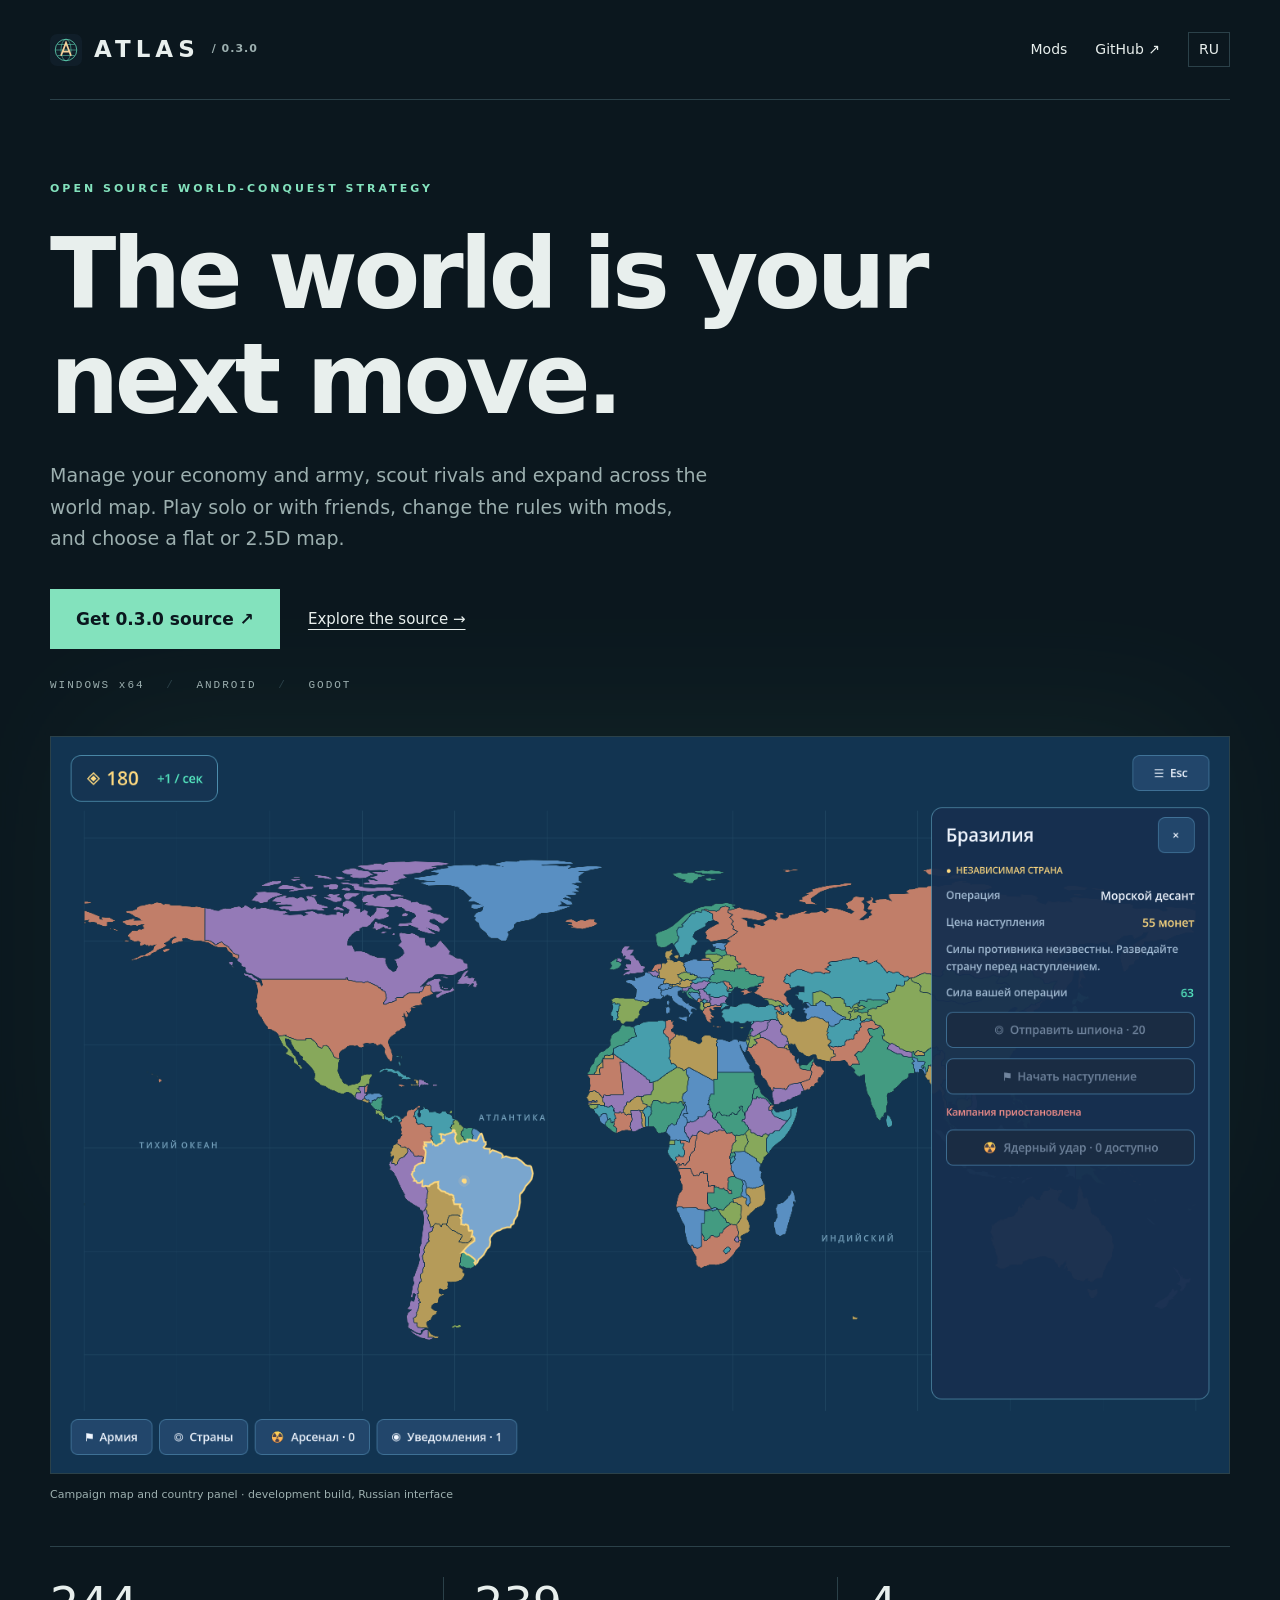
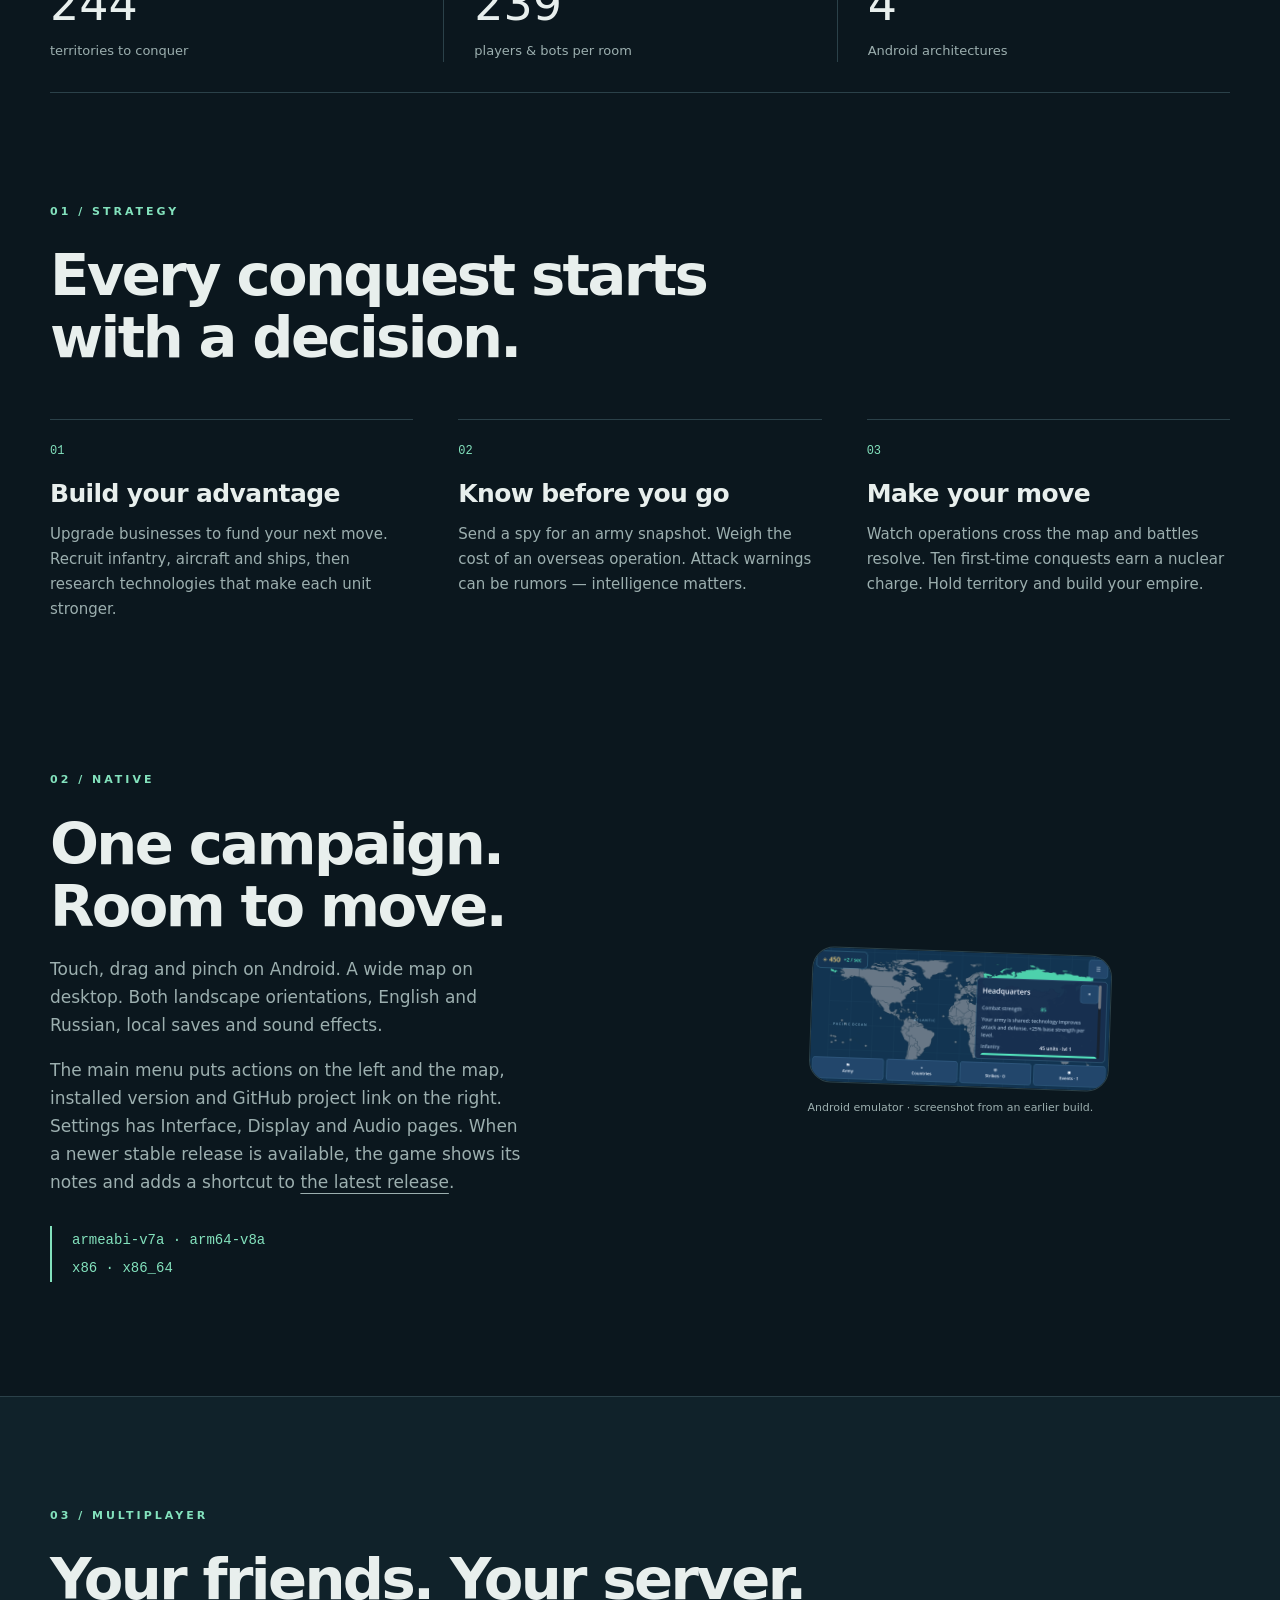
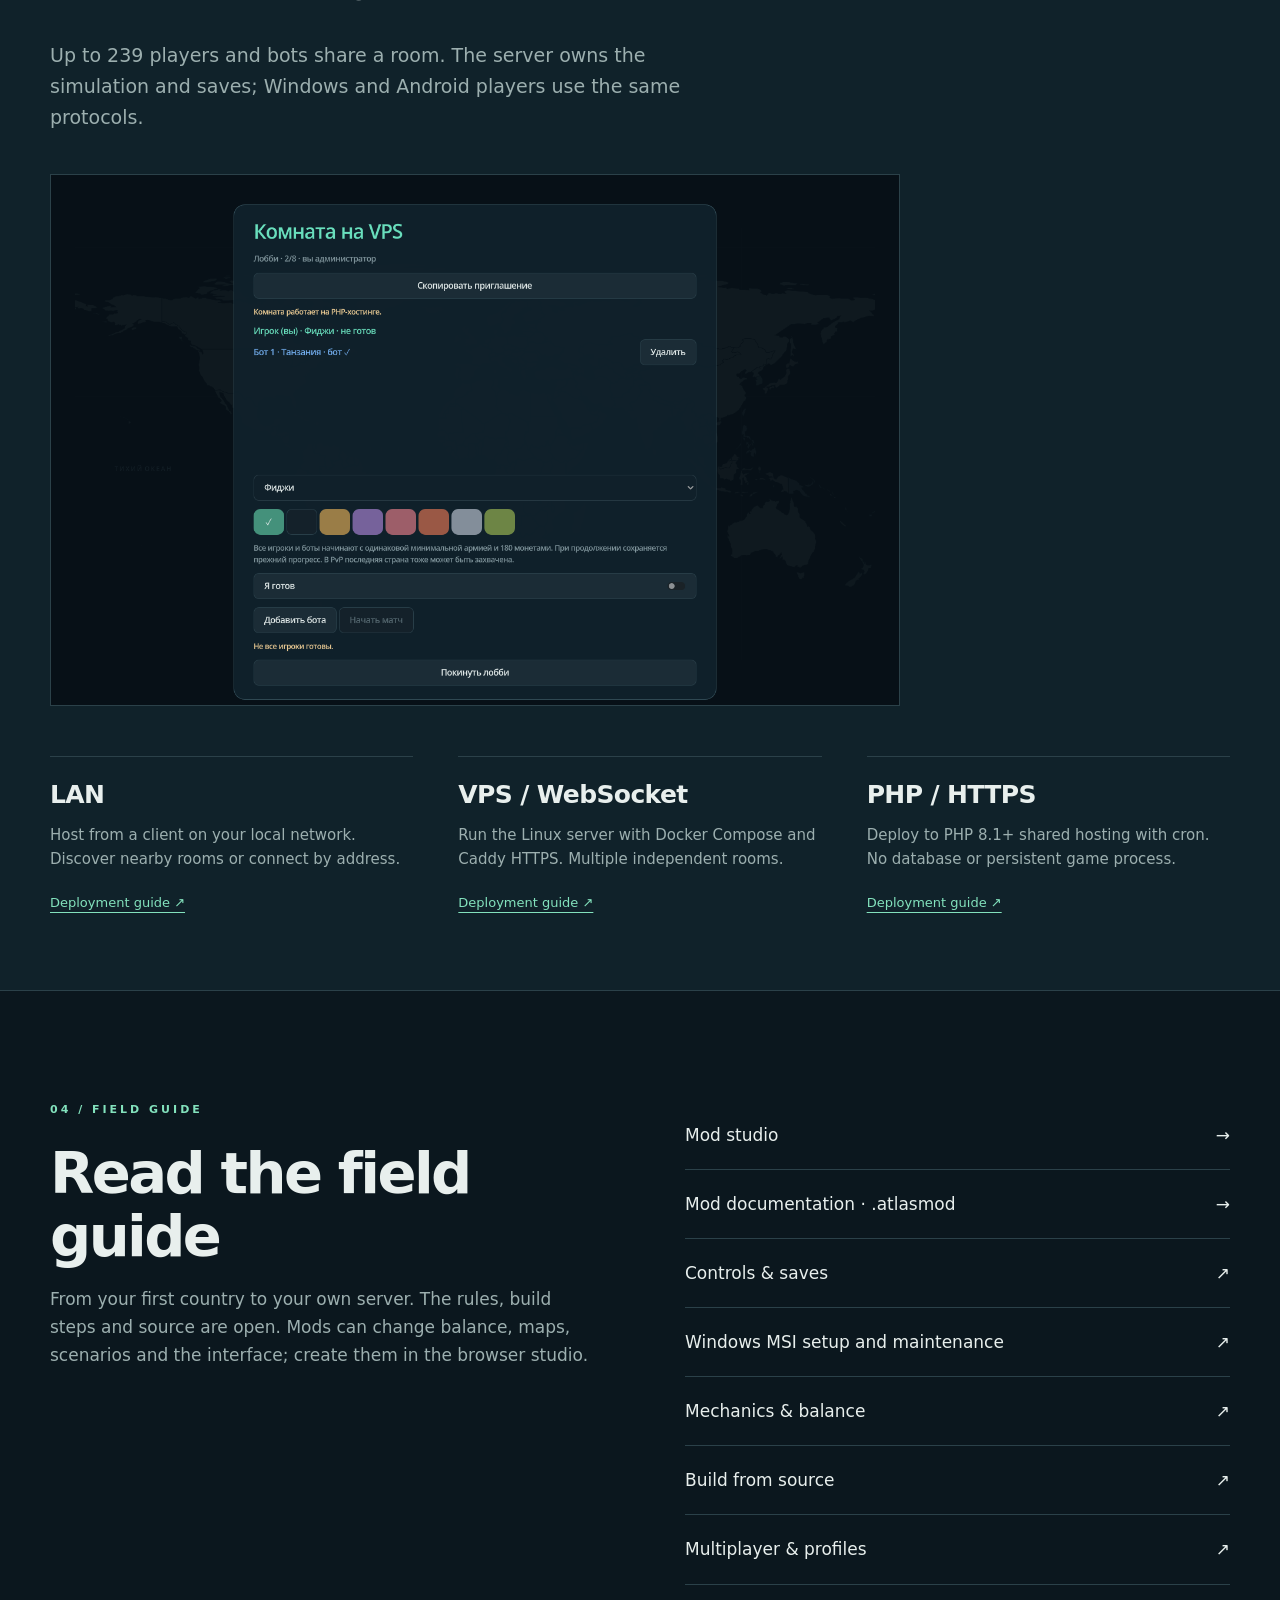
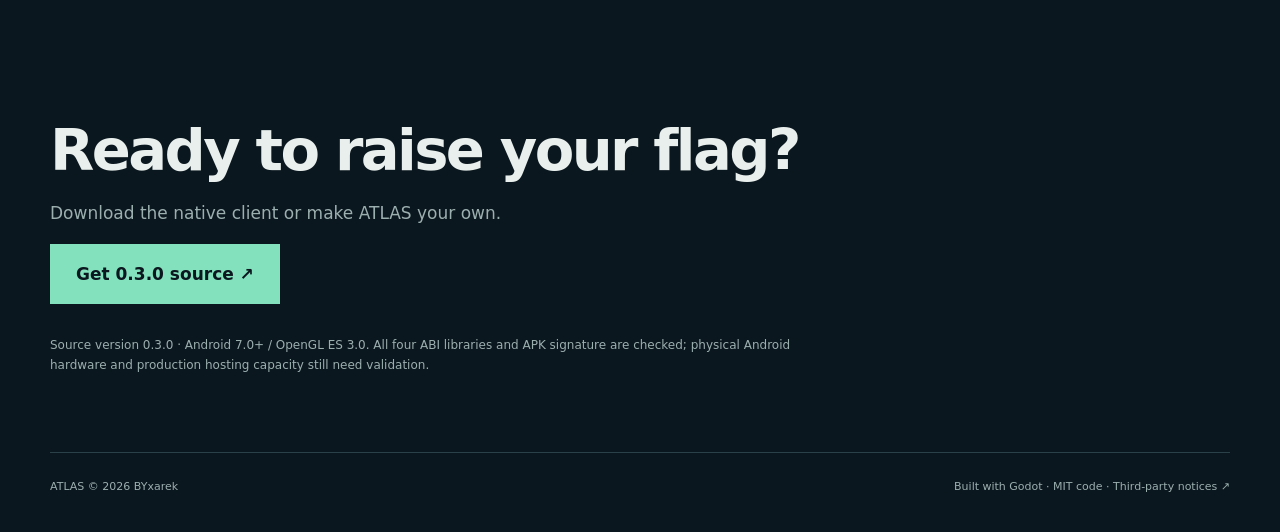
<file: website/index.html>
<!doctype html>
<html lang="en"><head><meta charset="utf-8"><meta name="viewport" content="width=device-width,initial-scale=1"><title>ATLAS — World Domination</title><meta name="description" content="Manage your economy and army, scout rivals and expand across the world map. Play solo or with friends, change the rules with mods, and choose a flat or 2.5D map."><meta name="theme-color" content="#0b171e"><link rel="icon" href="assets/icon.svg"><link rel="stylesheet" href="style.css"><link rel="alternate" hreflang="ru" href="ru.html"></head>
<body><header class="wrap"><a class="brand" href="index.html"><img src="assets/icon.svg" width="32" height="32" alt="">ATLAS<span> / 0.3.0</span></a><nav aria-label="Navigation"><a class="mod-guide" href="mods.html">Mods</a><a href="https://github.com/BYxarek/atlas">GitHub ↗</a><a class="language" href="ru.html" lang="ru">RU</a></nav></header>
<main><section class="hero wrap"><p class="eyebrow">OPEN SOURCE WORLD-CONQUEST STRATEGY</p><h1>The world is your next move.</h1><p class="intro">Manage your economy and army, scout rivals and expand across the world map. Play solo or with friends, change the rules with mods, and choose a flat or 2.5D map.</p><div class="actions"><a class="button" href="https://github.com/BYxarek/atlas/tree/main">Get 0.3.0 source ↗</a><a class="secondary" href="https://github.com/BYxarek/atlas">Explore the source →</a></div><div class="platforms">WINDOWS x64 <span> / </span> ANDROID <span> / </span> GODOT</div><figure class="world"><img src="assets/world.png" width="1440" height="900" alt="ATLAS campaign map with Brazil selected and its operation panel"><figcaption>Campaign map and country panel · development build, Russian interface</figcaption></figure><div class="stats"><div><strong>244</strong><span>territories to conquer</span></div><div><strong>239</strong><span>players & bots per room</span></div><div><strong>4</strong><span>Android architectures</span></div></div></section>
<section class="wrap section"><p class="eyebrow">01 / STRATEGY</p><h2>Every conquest starts with a decision.</h2><div class="columns"><article><span class="number">01</span><h3>Build your advantage</h3><p>Upgrade businesses to fund your next move. Recruit infantry, aircraft and ships, then research technologies that make each unit stronger.</p></article><article><span class="number">02</span><h3>Know before you go</h3><p>Send a spy for an army snapshot. Weigh the cost of an overseas operation. Attack warnings can be rumors — intelligence matters.</p></article><article><span class="number">03</span><h3>Make your move</h3><p>Watch operations cross the map and battles resolve. Ten first-time conquests earn a nuclear charge. Hold territory and build your empire.</p></article></div></section>
<section class="wrap section mobile"><div><p class="eyebrow">02 / NATIVE</p><h2>One campaign. Room to move.</h2><p>Touch, drag and pinch on Android. A wide map on desktop. Both landscape orientations, English and Russian, local saves and sound effects.</p><p>The main menu puts actions on the left and the map, installed version and GitHub project link on the right. Settings has Interface, Display and Audio pages. When a newer stable release is available, the game shows its notes and adds a shortcut to <a href="https://github.com/BYxarek/atlas/releases/latest">the latest release</a>.</p><p class="abi">armeabi-v7a · arm64-v8a<br>x86 · x86_64</p></div><figure><img loading="lazy" src="assets/mobile.png" alt="Android interface with the map and army panel"><figcaption>Android emulator · screenshot from an earlier build.</figcaption></figure></section>
<section class="section online"><div class="wrap"><p class="eyebrow">03 / MULTIPLAYER</p><h2>Your friends. Your server.</h2><p class="intro">Up to 239 players and bots share a room. The server owns the simulation and saves; Windows and Android players use the same protocols.</p><figure><img loading="lazy" src="assets/lobby.png" alt="Multiplayer lobby with country selection, players and bots"></figure><div class="columns"><article><h3>LAN</h3><p>Host from a client on your local network. Discover nearby rooms or connect by address.</p><a href="https://github.com/BYxarek/atlas/blob/main/docs/MULTIPLAYER.md">Deployment guide ↗</a></article><article><h3>VPS / WebSocket</h3><p>Run the Linux server with Docker Compose and Caddy HTTPS. Multiple independent rooms.</p><a href="https://github.com/BYxarek/atlas/blob/main/server/README.en.md">Deployment guide ↗</a></article><article><h3>PHP / HTTPS</h3><p>Deploy to PHP 8.1+ shared hosting with cron. No database or persistent game process.</p><a href="https://github.com/BYxarek/atlas/blob/main/hosting/README.en.md">Deployment guide ↗</a></article></div></div></section>
<section class="wrap section docs" id="guide"><div><p class="eyebrow">04 / FIELD GUIDE</p><h2>Read the field guide</h2><p>From your first country to your own server. The rules, build steps and source are open. Mods can change balance, maps, scenarios and the interface; create them in the browser studio.</p></div><div class="doclinks"><a href="mod-studio.html"><span>Mod studio</span><span aria-hidden="true">→</span></a><a href="mods.html"><span>Mod documentation · .atlasmod</span><span aria-hidden="true">→</span></a><a href="https://github.com/BYxarek/atlas/blob/main/docs/PLAYING.md"><span>Controls & saves</span><span aria-hidden="true">↗</span></a><a href="https://github.com/BYxarek/atlas/blob/main/docs/BUILDING.md#windows-msi-installer"><span>Windows MSI setup and maintenance</span><span aria-hidden="true">↗</span></a><a href="https://github.com/BYxarek/atlas/blob/main/docs/MECHANICS.md"><span>Mechanics & balance</span><span aria-hidden="true">↗</span></a><a href="https://github.com/BYxarek/atlas/blob/main/docs/BUILDING.md"><span>Build from source</span><span aria-hidden="true">↗</span></a><a href="https://github.com/BYxarek/atlas/blob/main/docs/MULTIPLAYER.md"><span>Multiplayer & profiles</span><span aria-hidden="true">↗</span></a></div></section><section class="wrap section closing"><h2>Ready to raise your flag?</h2><p>Download the native client or make ATLAS your own.</p><a class="button" href="https://github.com/BYxarek/atlas/tree/main">Get 0.3.0 source ↗</a><p class="limits">Source version 0.3.0 · Android 7.0+ / OpenGL ES 3.0. All four ABI libraries and APK signature are checked; physical Android hardware and production hosting capacity still need validation.</p></section></main><footer class="wrap"><span>ATLAS © 2026 BYxarek</span><a href="https://github.com/BYxarek/atlas/blob/main/LICENSES.md">Built with Godot · MIT code · Third-party notices ↗</a></footer></body></html>
</file>
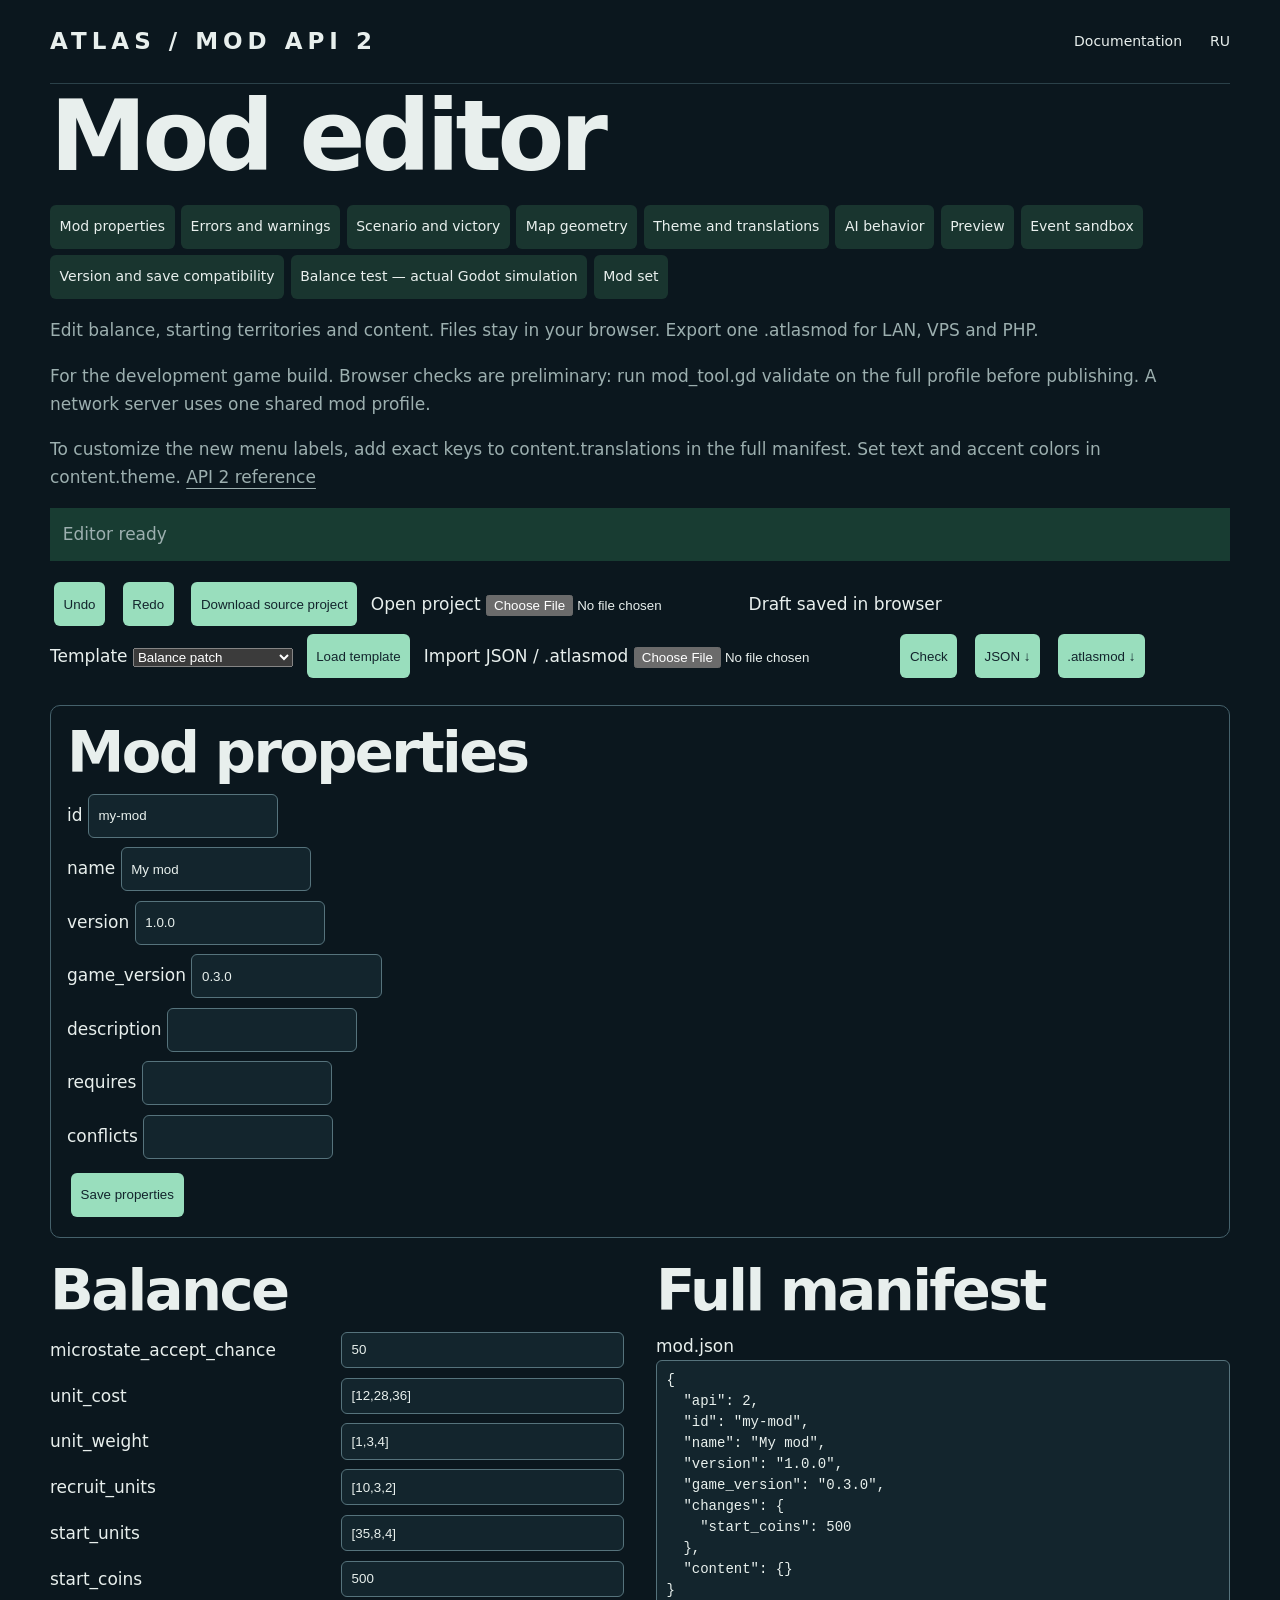
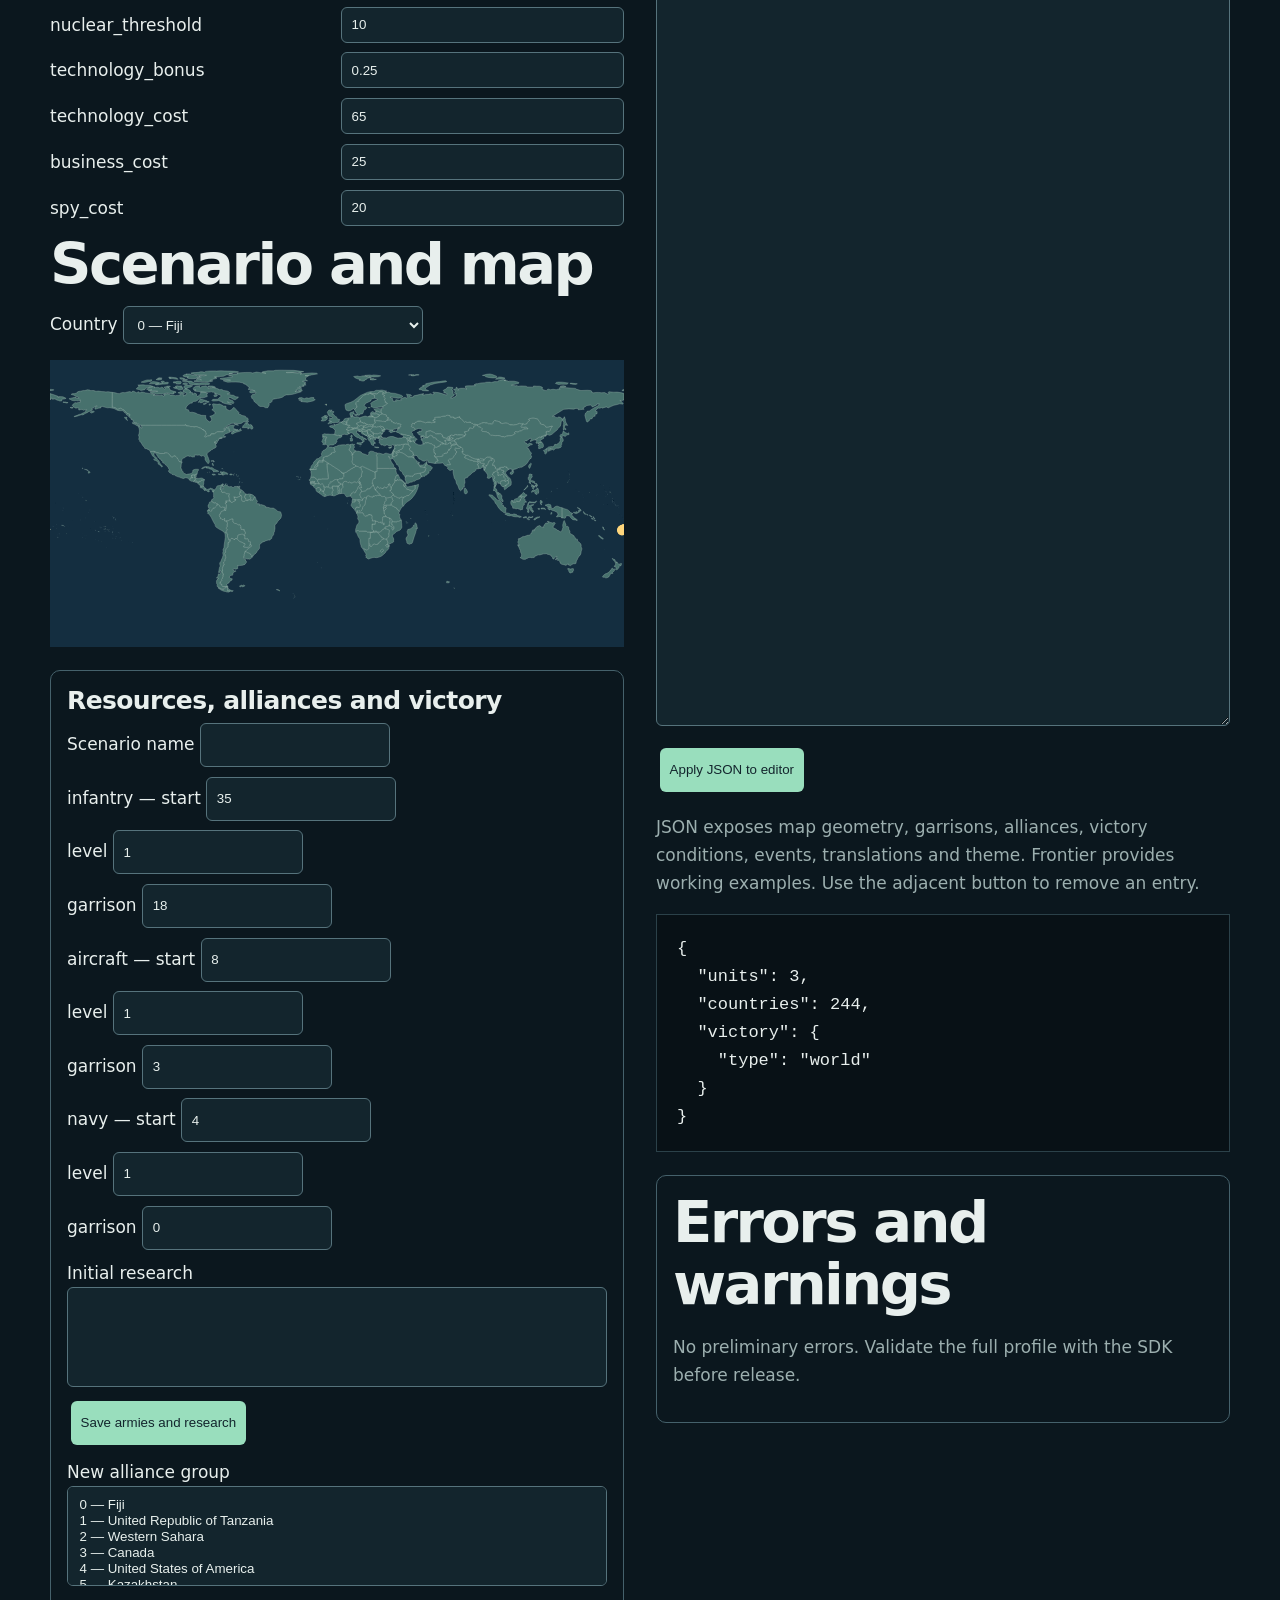
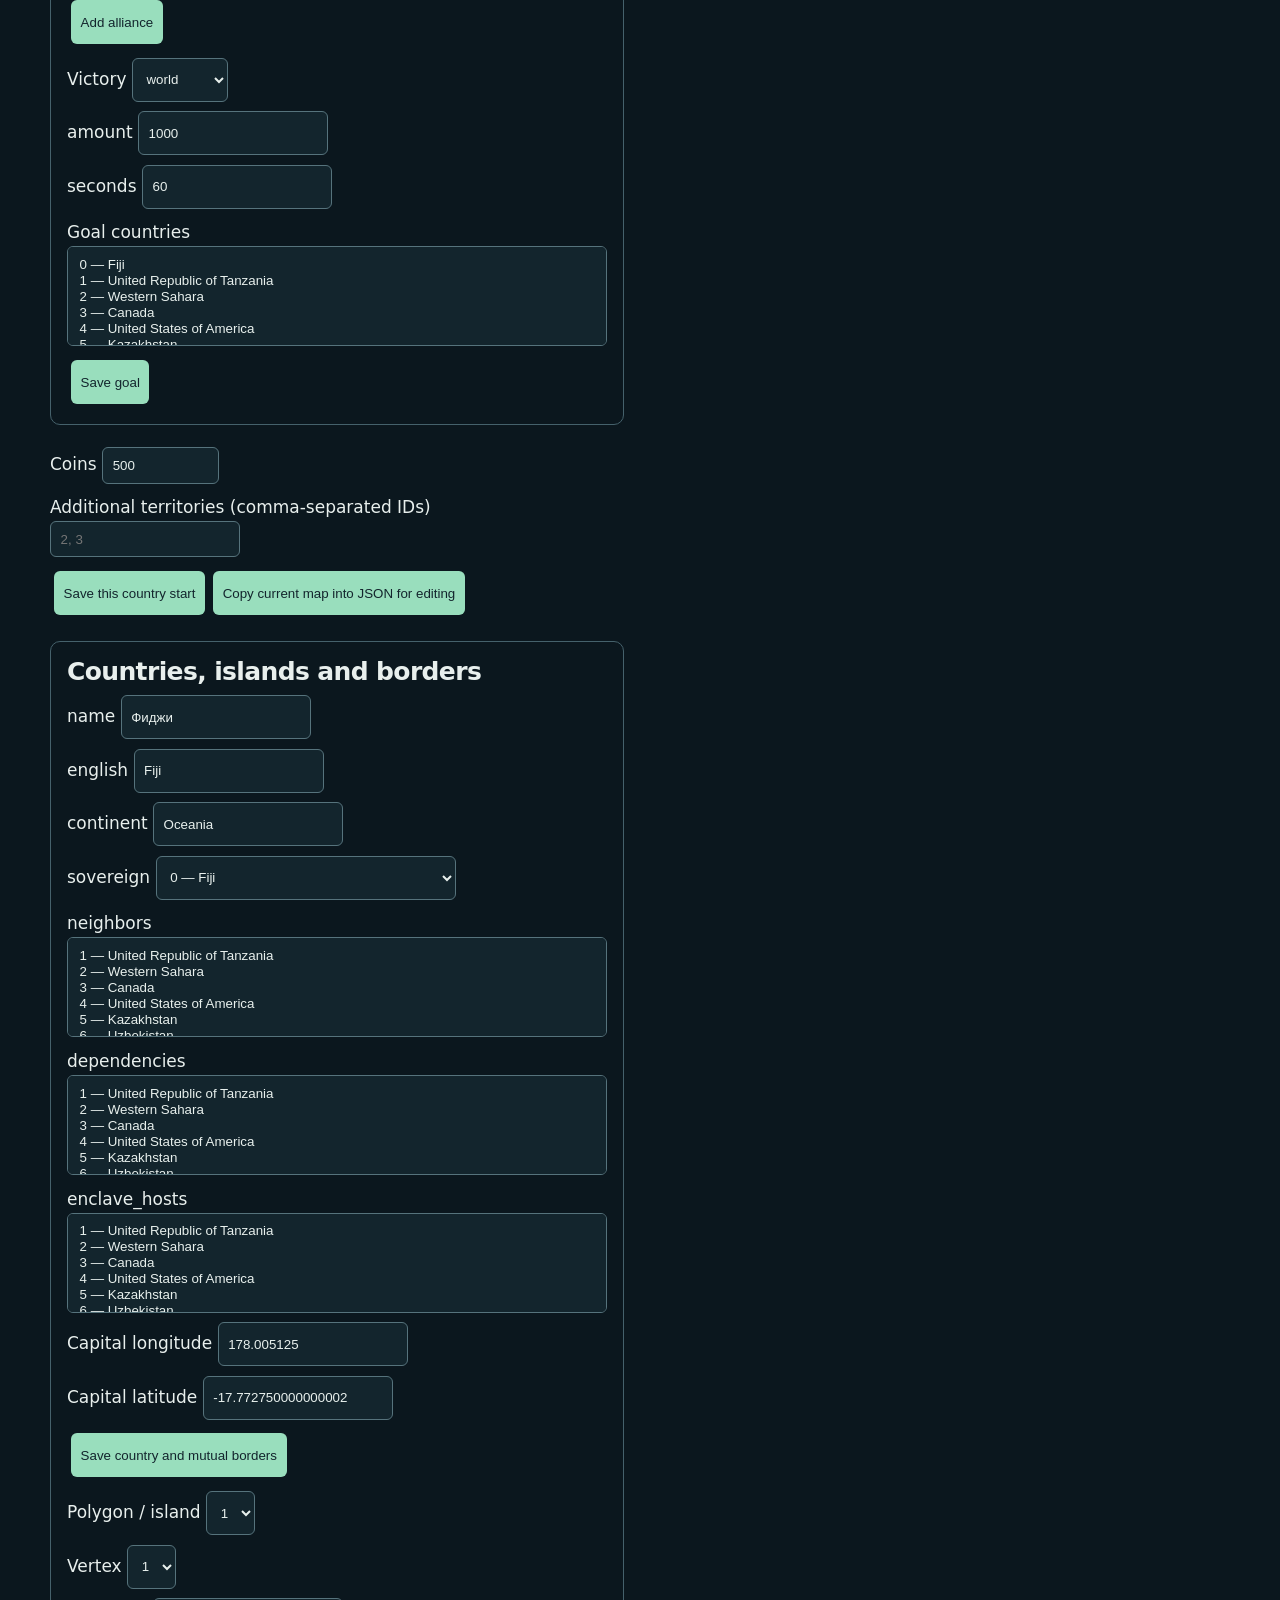
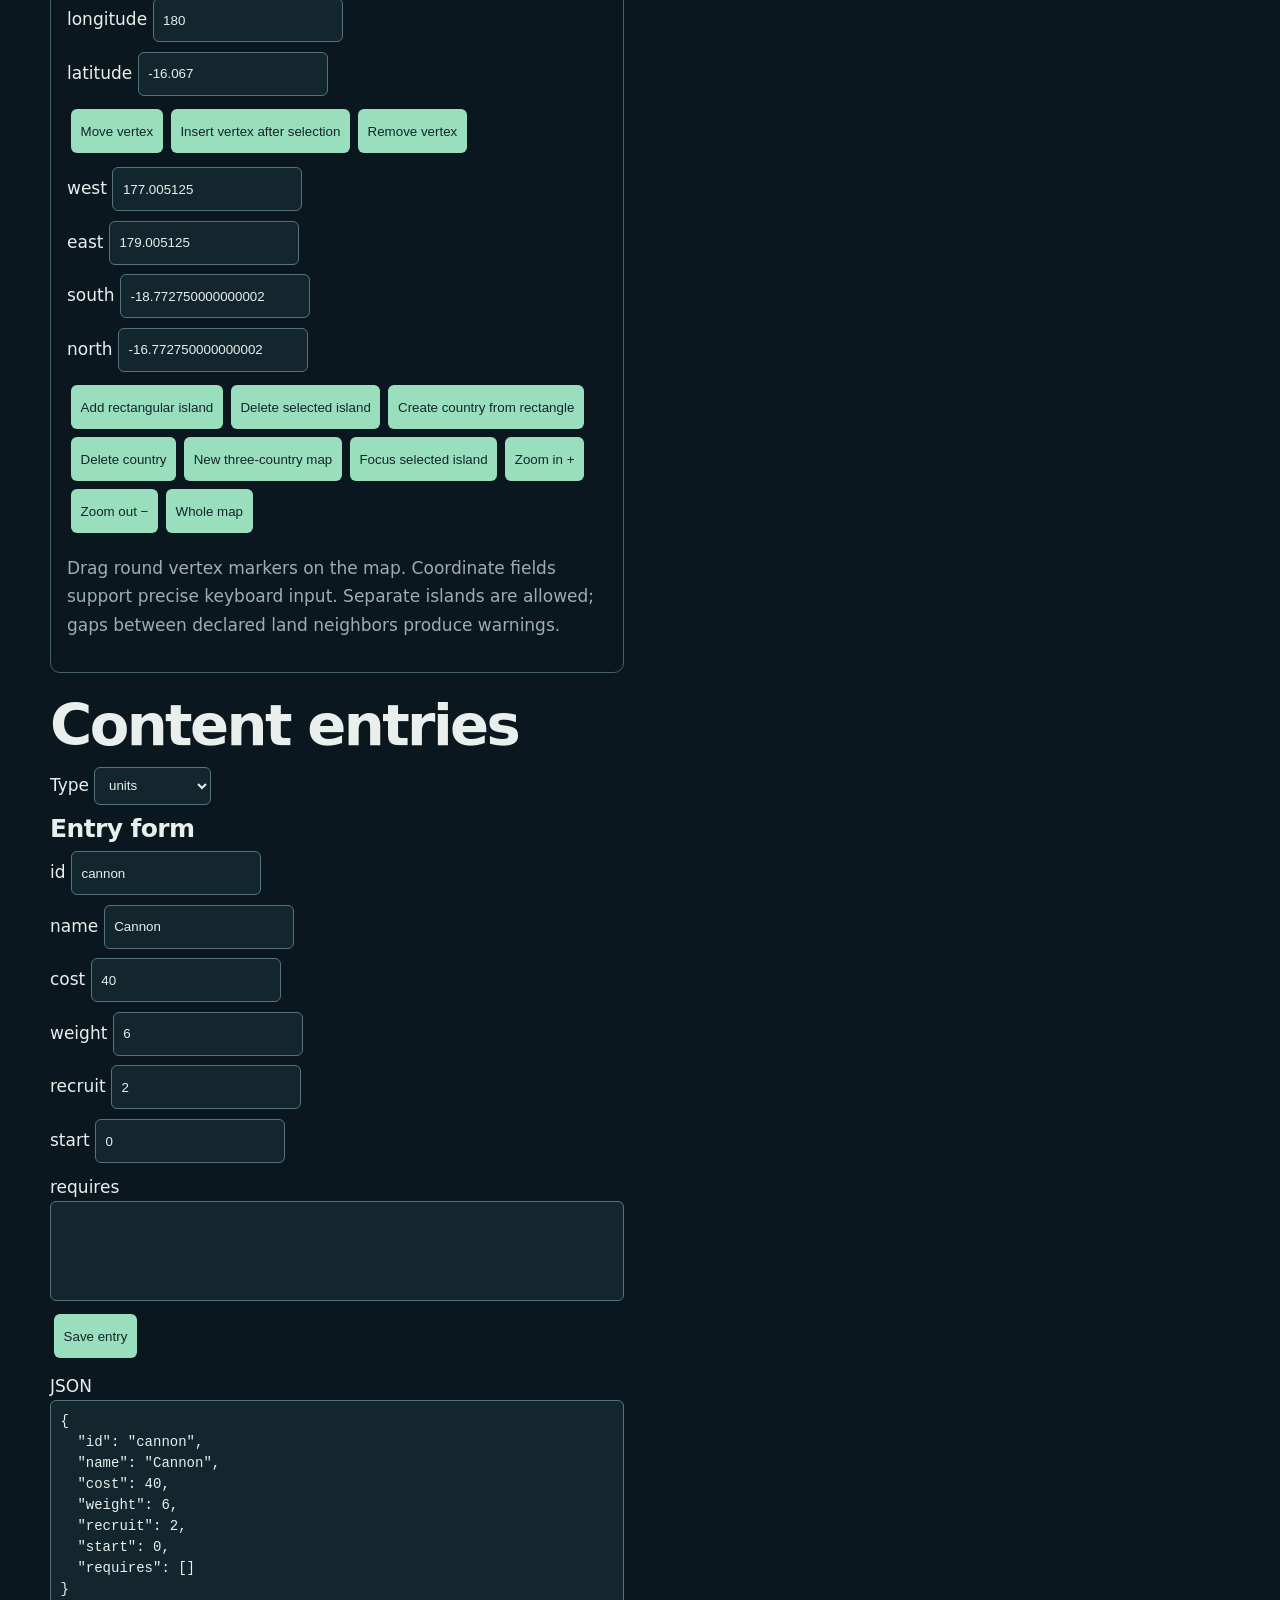
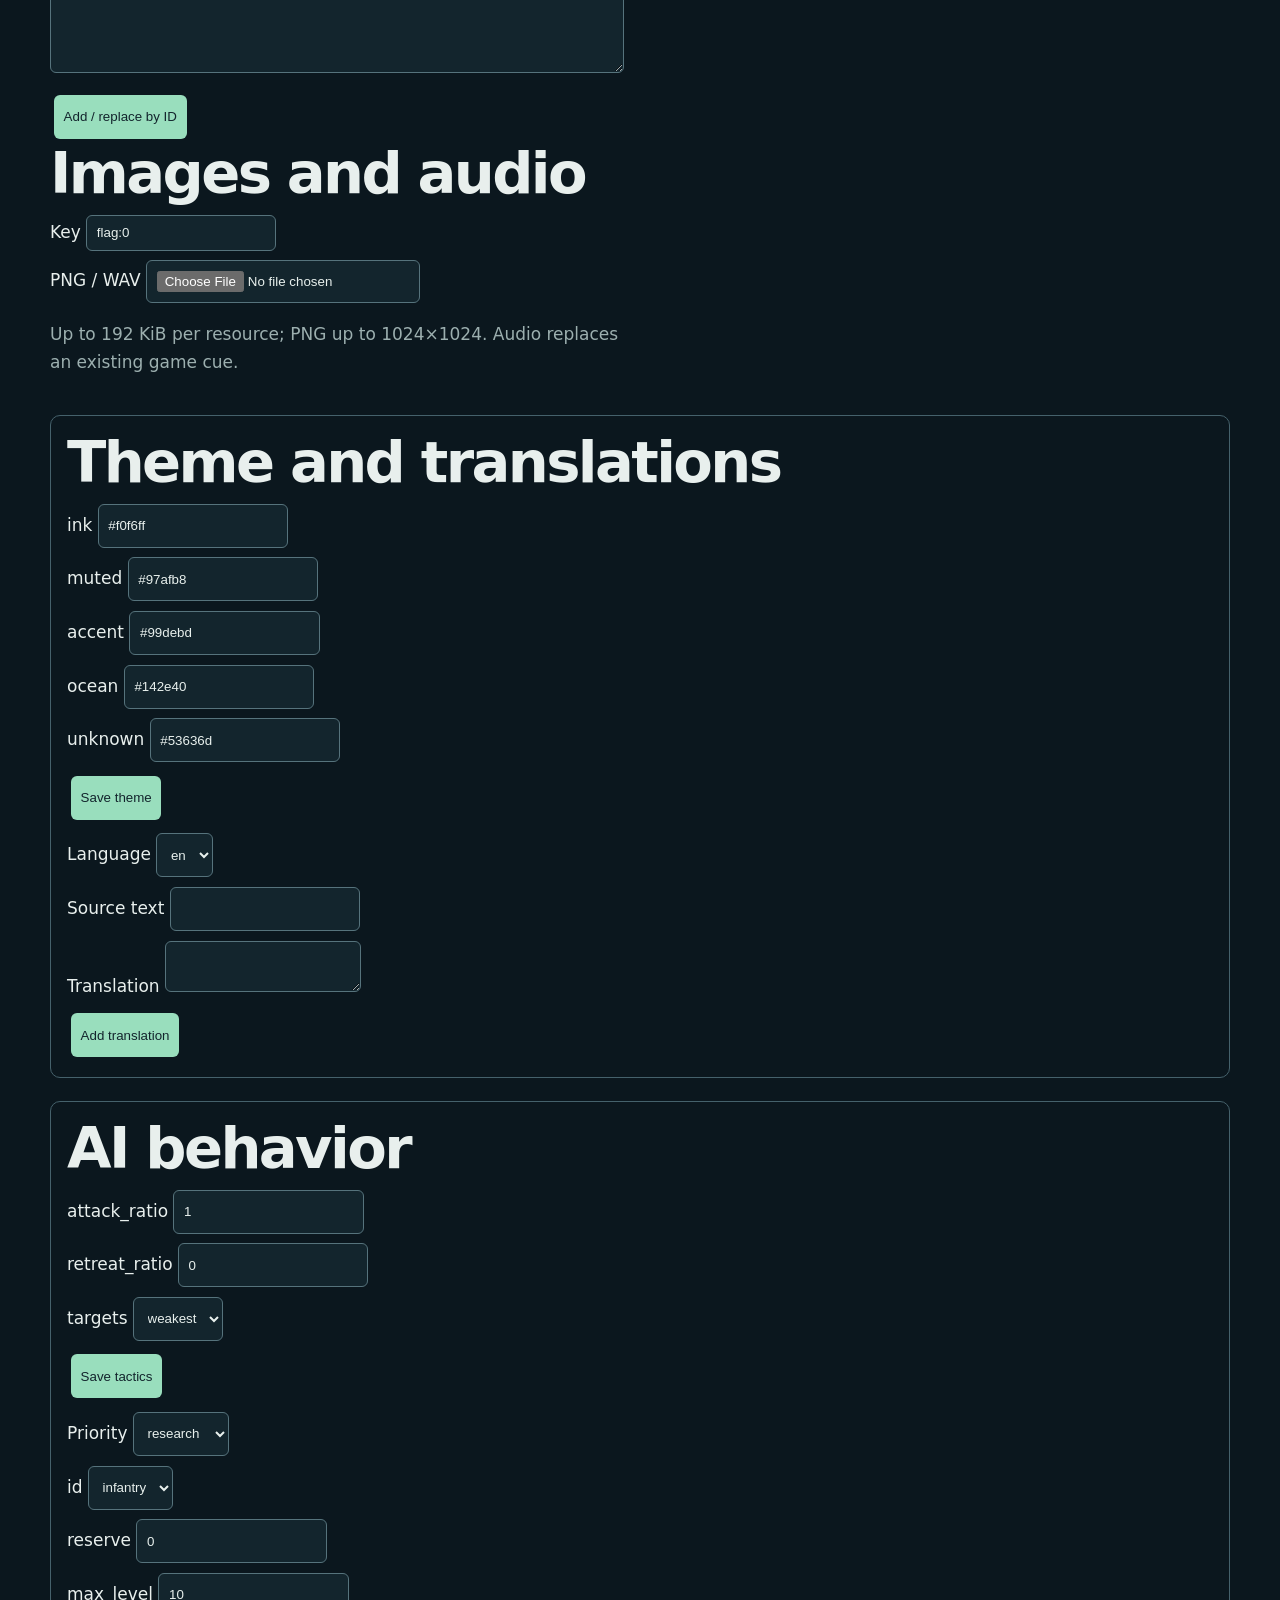
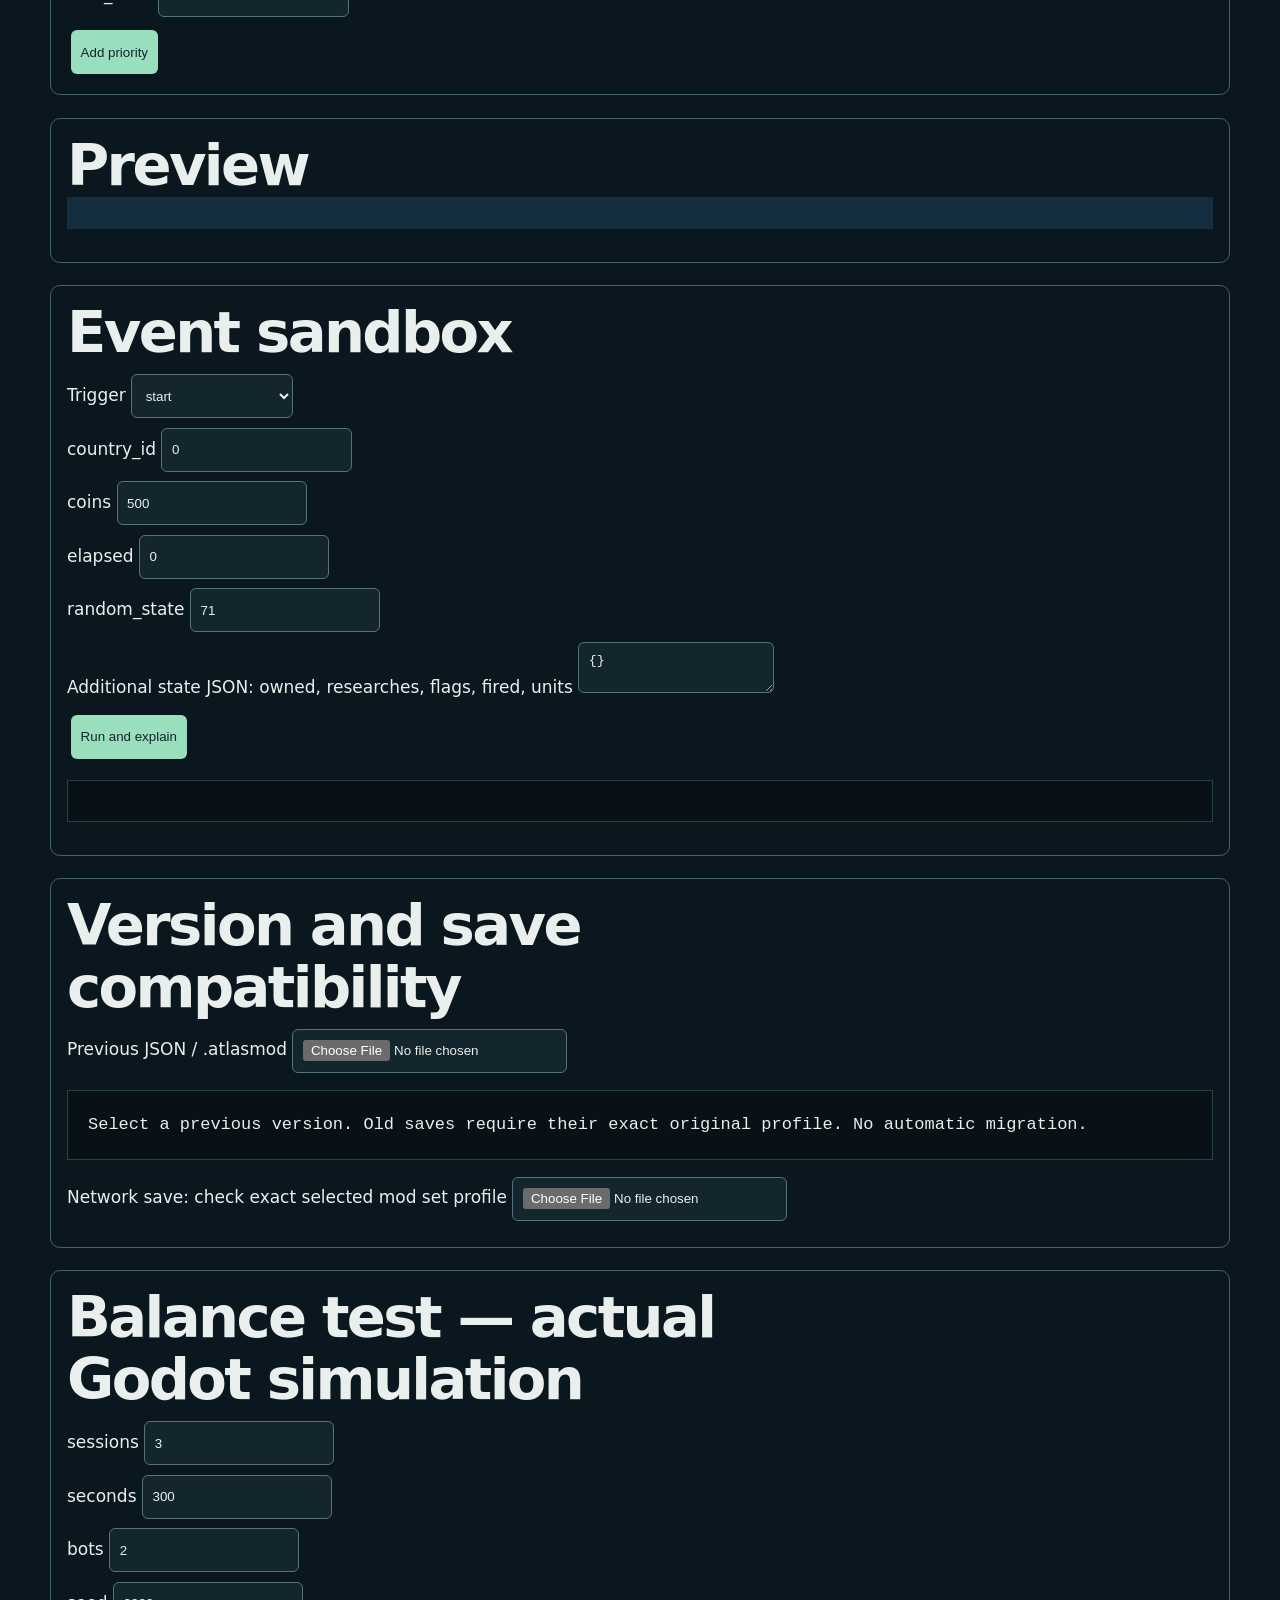
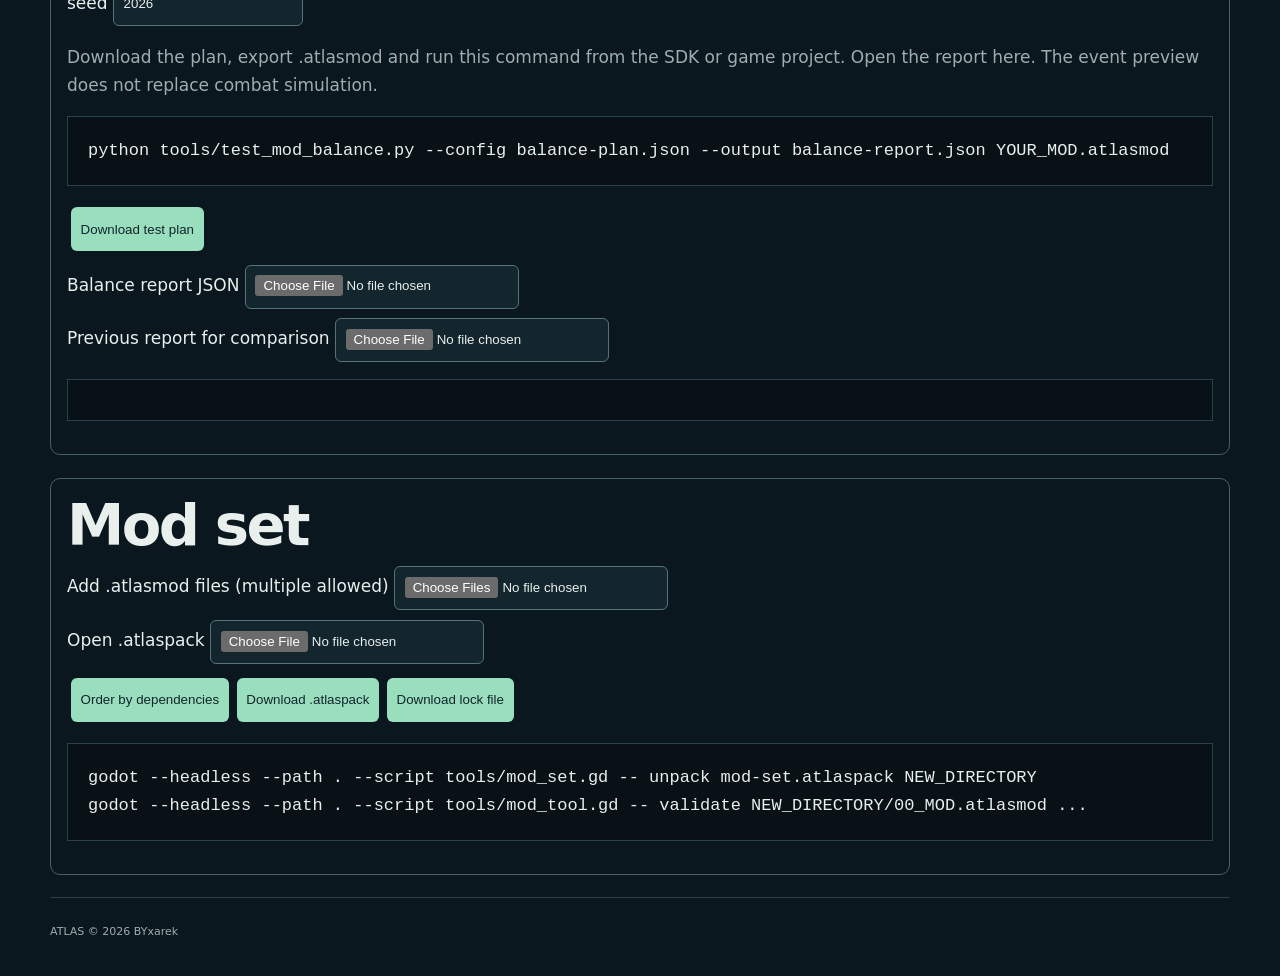
<file: website/mod-studio.html>
<!doctype html><html lang="en"><head><meta charset="utf-8"><meta name="viewport" content="width=device-width,initial-scale=1"><title>Mod editor — ATLAS</title><link rel="icon" href="assets/icon.svg"><link rel="stylesheet" href="style.css"><link rel="stylesheet" href="mod-docs.css"><link rel="stylesheet" href="mod-studio.css"><script src="mod-studio-core.js" defer></script><script src="mod-studio.js" defer></script><script src="mod-studio-workbench.js" defer></script></head><body class="documentation"><header class="wrap"><a class="brand" href="index.html">ATLAS / MOD API 2</a><nav><a href="mods.html">Documentation</a><a href="mod-studio.ru.html">RU</a></nav></header><main class="wrap"><h1>Mod editor</h1><p>Edit balance, starting territories and content. Files stay in your browser. Export one .atlasmod for LAN, VPS and PHP.</p><p class="notice">For the development game build. Browser checks are preliminary: run mod_tool.gd validate on the full profile before publishing. A network server uses one shared mod profile.</p><p>To customize the new menu labels, add exact keys to content.translations in the full manifest. Set text and accent colors in content.theme. <a href="mods.html#api2">API 2 reference</a></p><p id="status" role="status" aria-live="polite">Loading…</p><div class="toolbar"><label>Template <select id="template"><option value="patch">Balance patch</option><option value="frontier">Frontier — full example</option></select></label><button id="load-template">Load template</button><label>Import JSON / .atlasmod <input id="import" type="file" accept=".json,.atlasmod"></label><button id="check">Check</button><button id="export-json">JSON ↓</button><button id="export-mod">.atlasmod ↓</button></div><div class="studio-grid"><section><h2>Balance</h2><div id="balance-fields"></div><h2>Scenario and map</h2><label>Country <select id="country"></select></label><svg id="scenario-map" viewBox="-180 -90 360 180" aria-label="World map"></svg><label>Coins <input id="country-coins" type="number" min="0" max="100000000" value="500"></label><label>Additional territories (comma-separated IDs) <input id="country-owned" placeholder="2, 3"></label><button id="save-start">Save this country start</button><button id="copy-map">Copy current map into JSON for editing</button><h2>Content entries</h2><label>Type <select id="entry-kind"><option>units</option><option>buildings</option><option>technologies</option><option>events</option><option>panels</option></select></label><div id="content-list"></div><label>JSON <textarea id="entry-json" rows="12" spellcheck="false"></textarea></label><button id="save-entry">Add / replace by ID</button><h2>Images and audio</h2><label>Key <input id="media-key" value="flag:0" placeholder="flag:0 / sound:victory"></label><label>PNG / WAV <input id="add-media" type="file" accept="image/png,audio/wav,.wav"></label><p>Up to 192 KiB per resource; PNG up to 1024×1024. Audio replaces an existing game cue.</p></section><section><h2>Full manifest</h2><label>mod.json<textarea id="source" rows="45" spellcheck="false"></textarea></label><button id="apply-json">Apply JSON to editor</button><p>JSON exposes map geometry, garrisons, alliances, victory conditions, events, translations and theme. Frontier provides working examples. Use the adjacent button to remove an entry.</p><pre id="preview"></pre></section></div></main><footer class="wrap">ATLAS © 2026 BYxarek</footer></body></html>
</file>
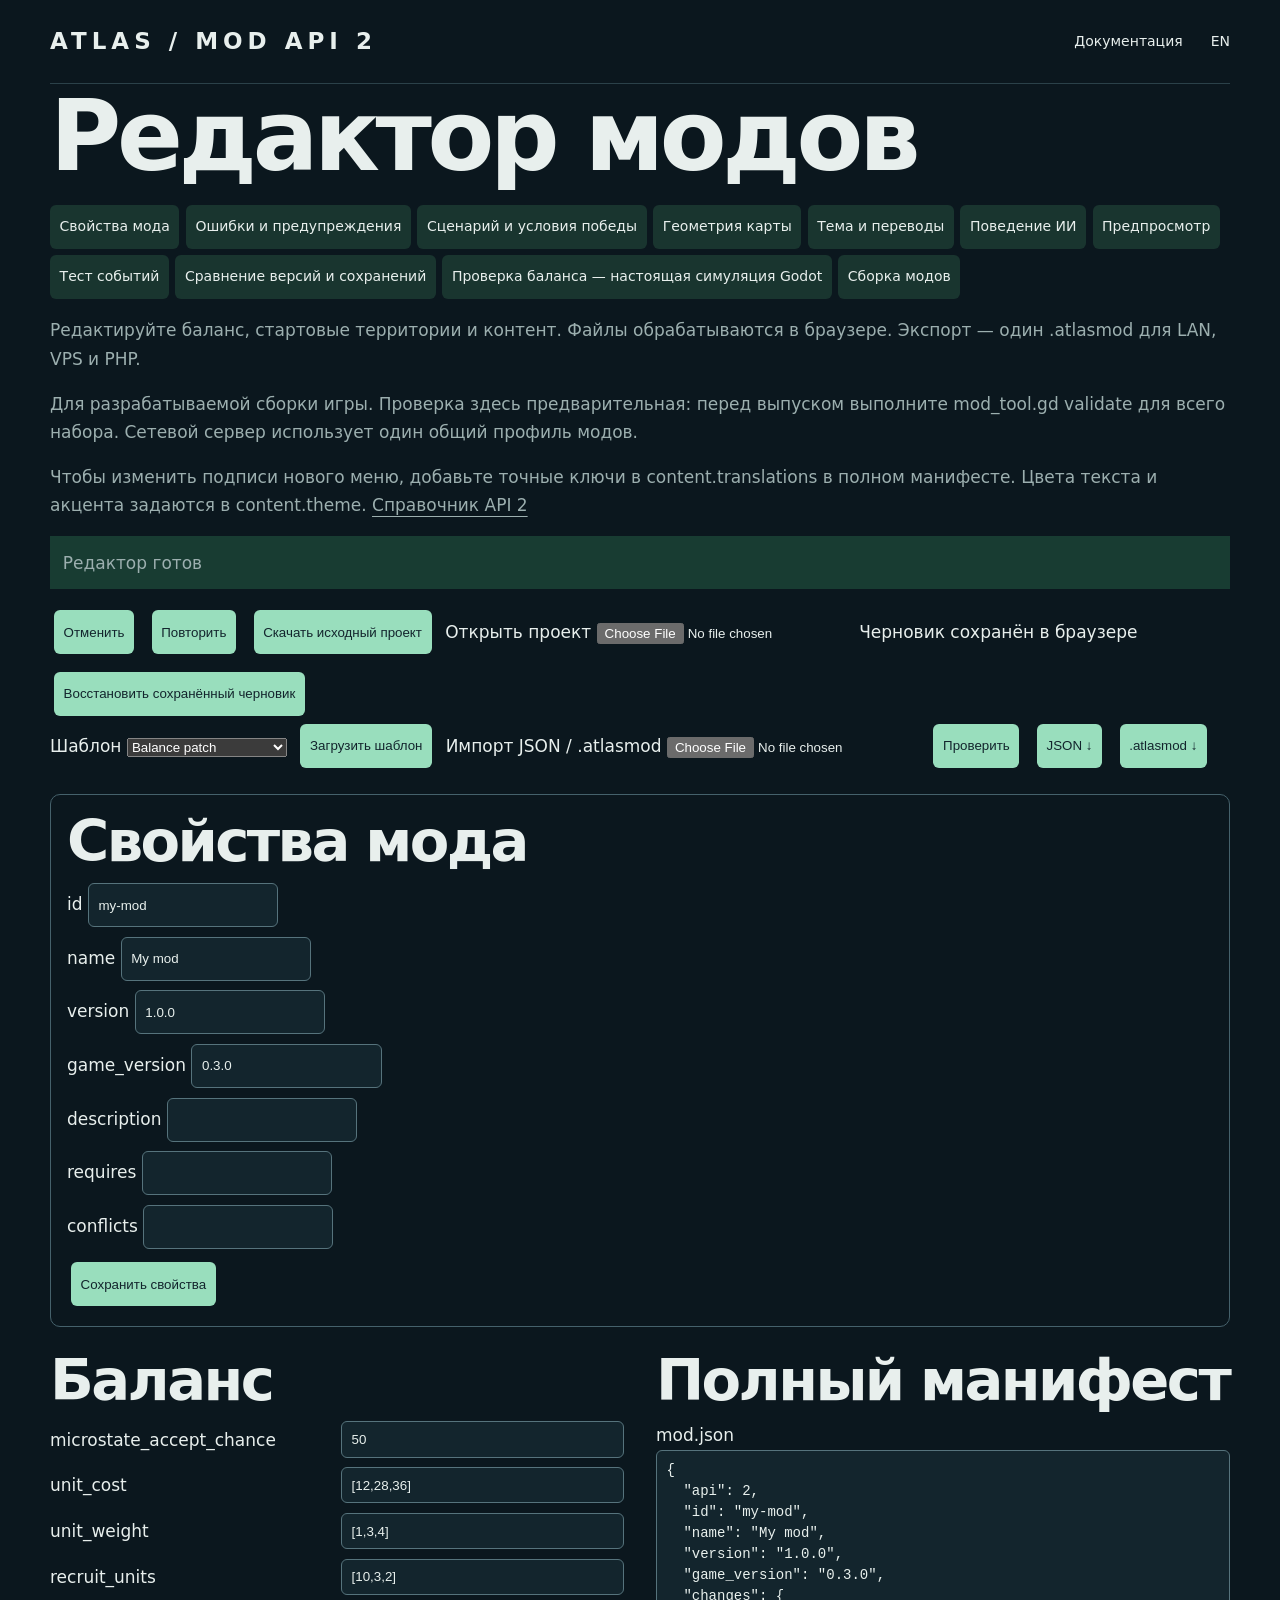
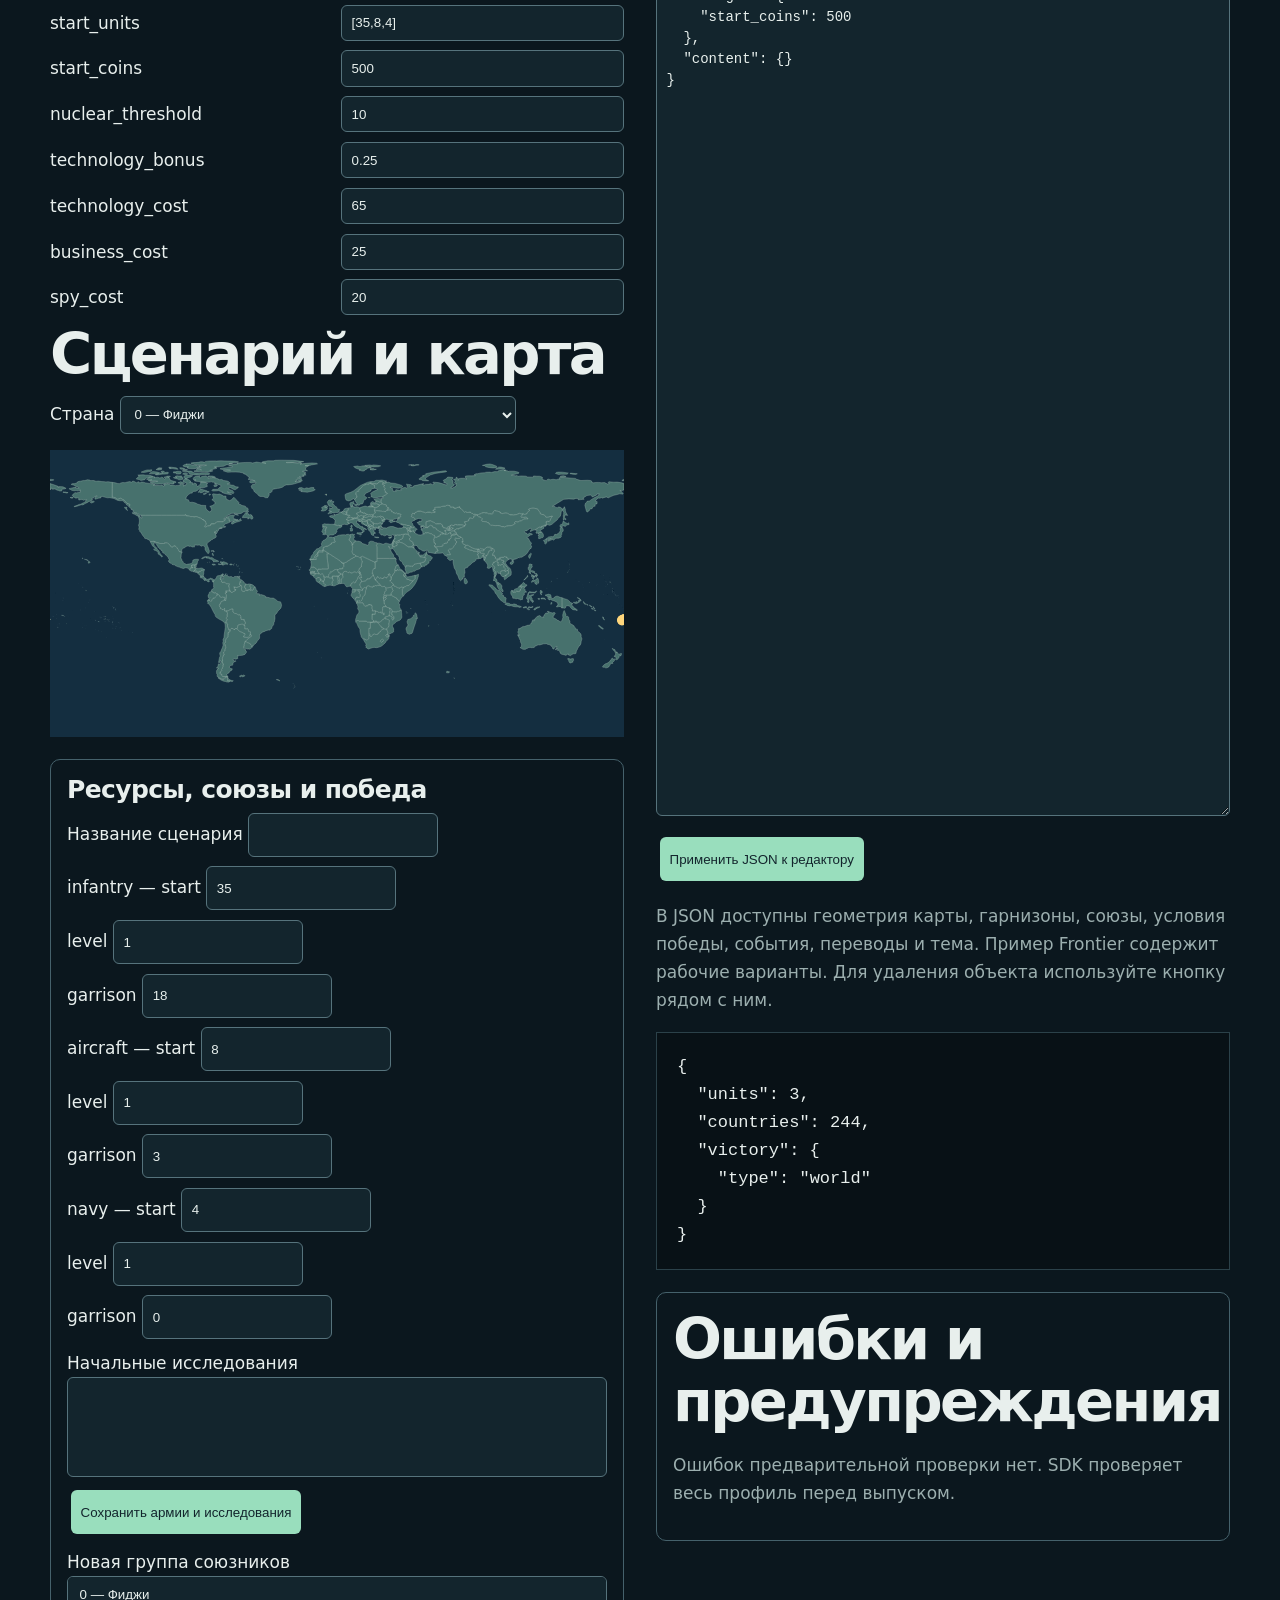
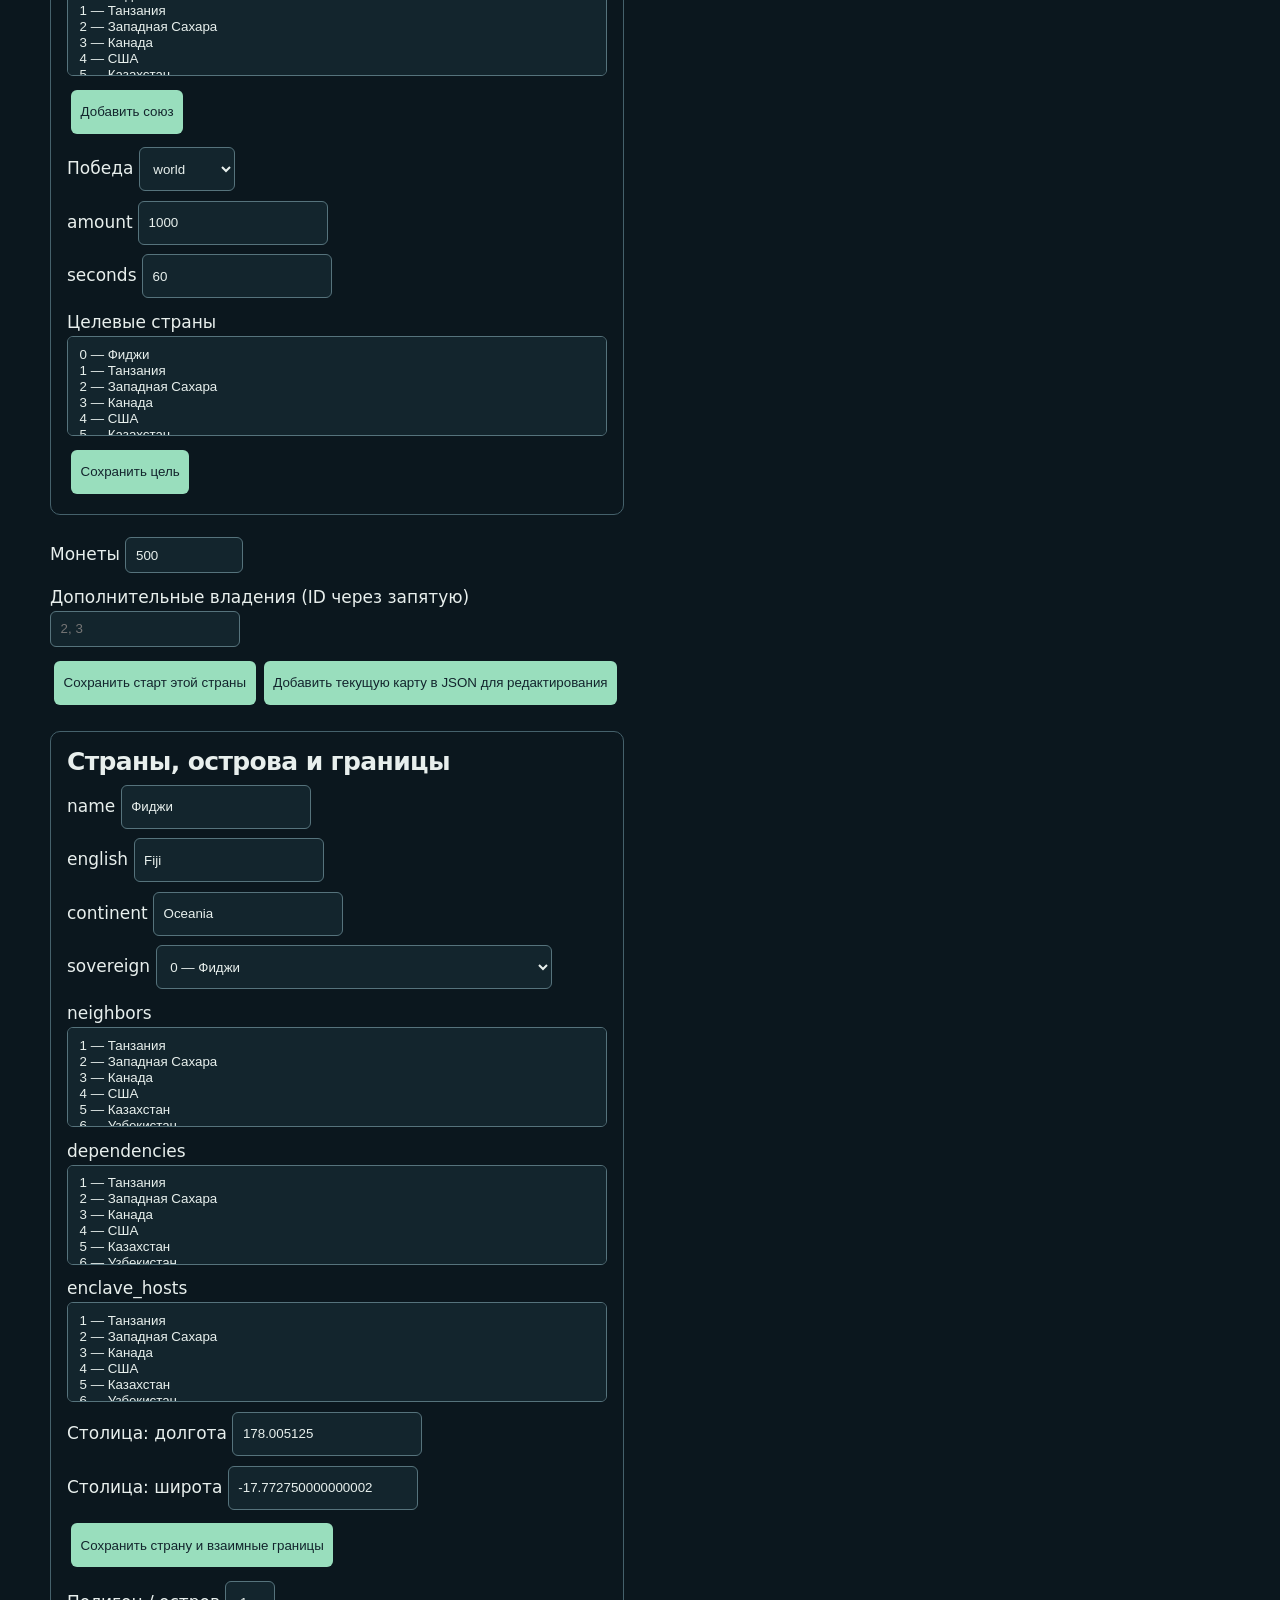
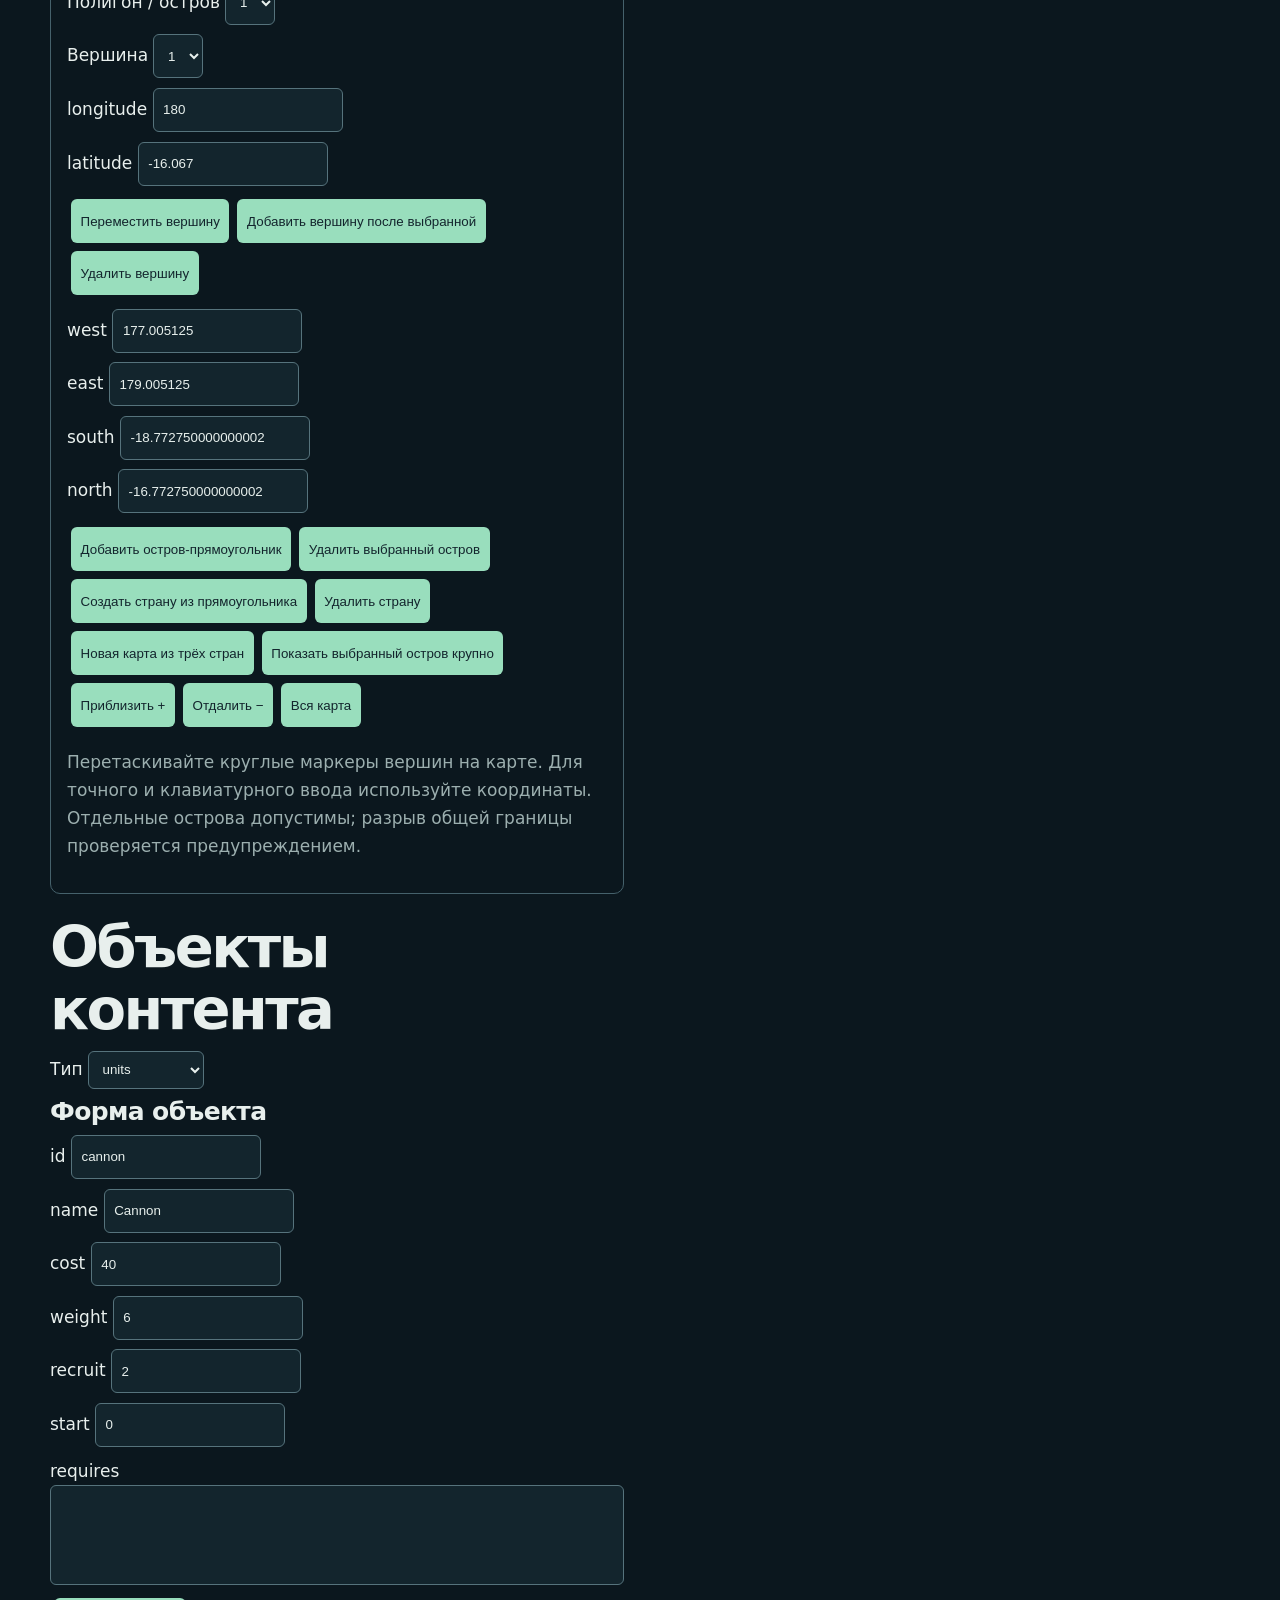
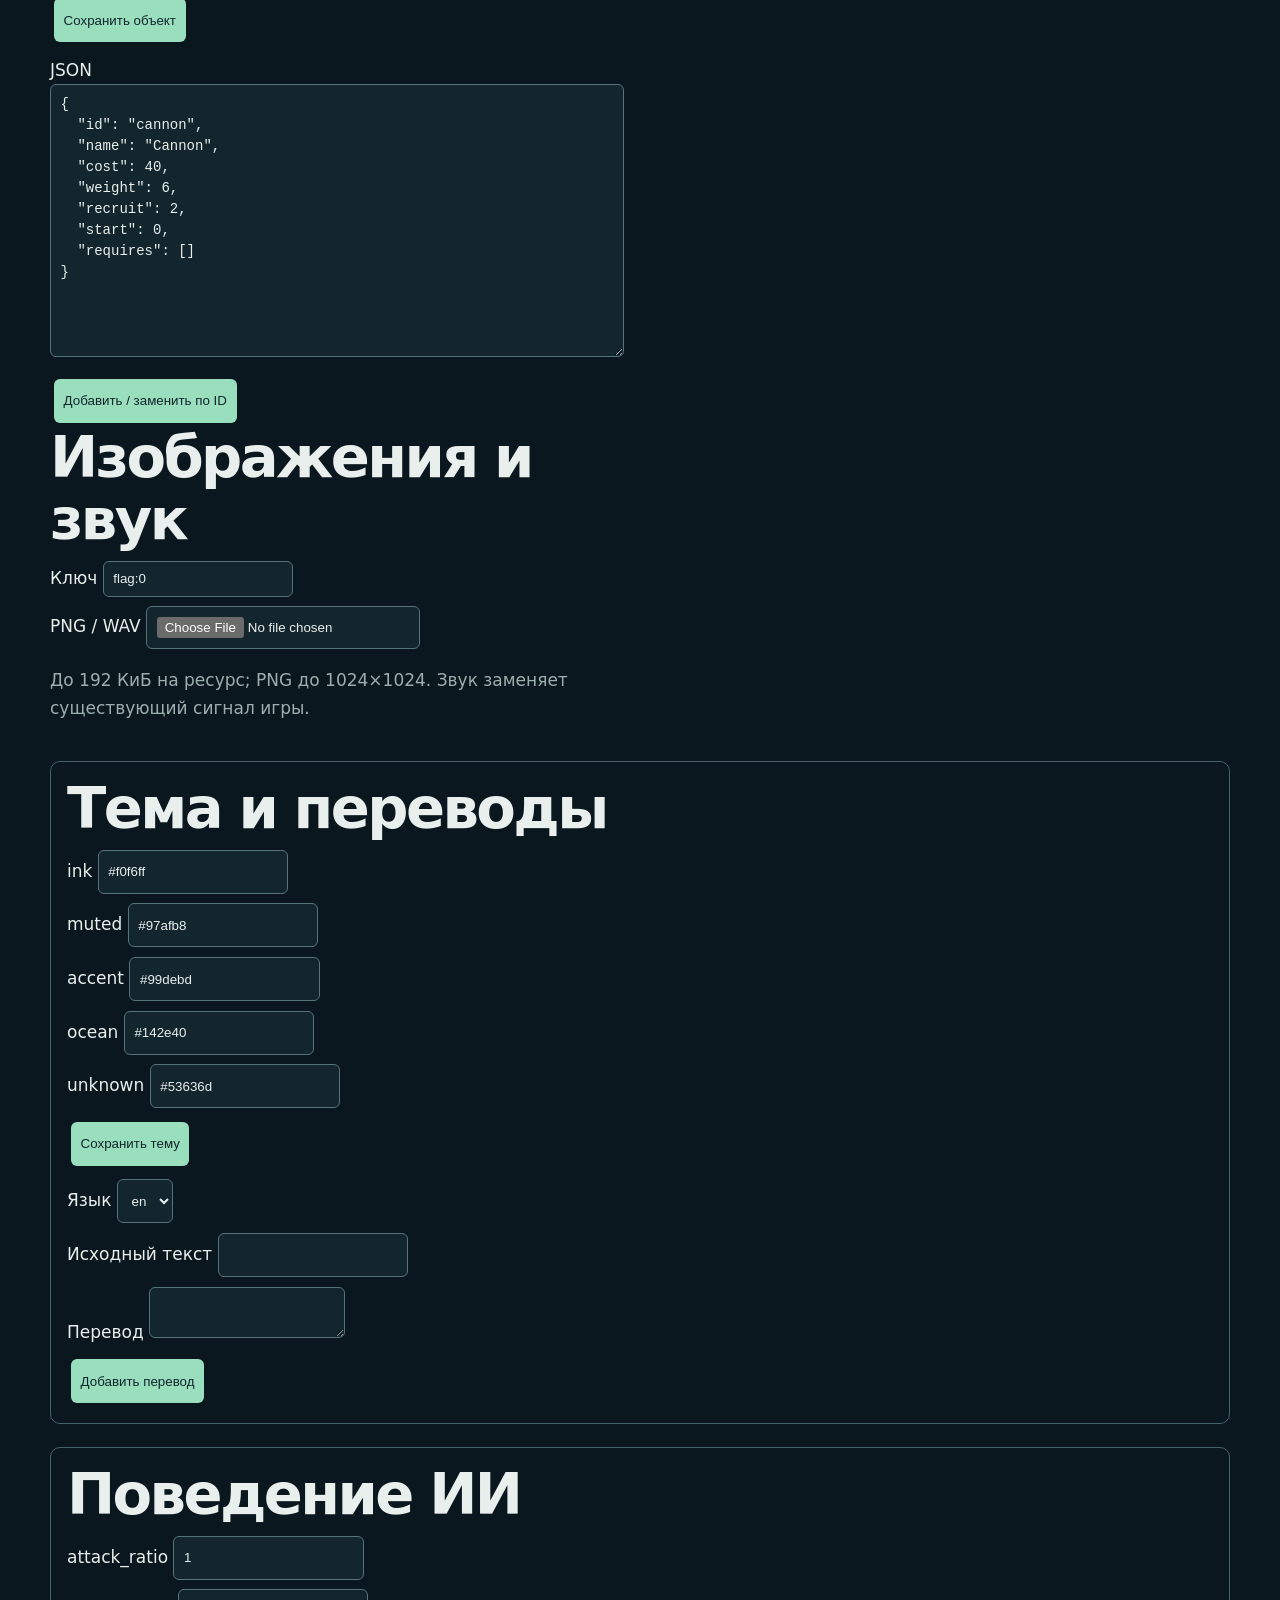
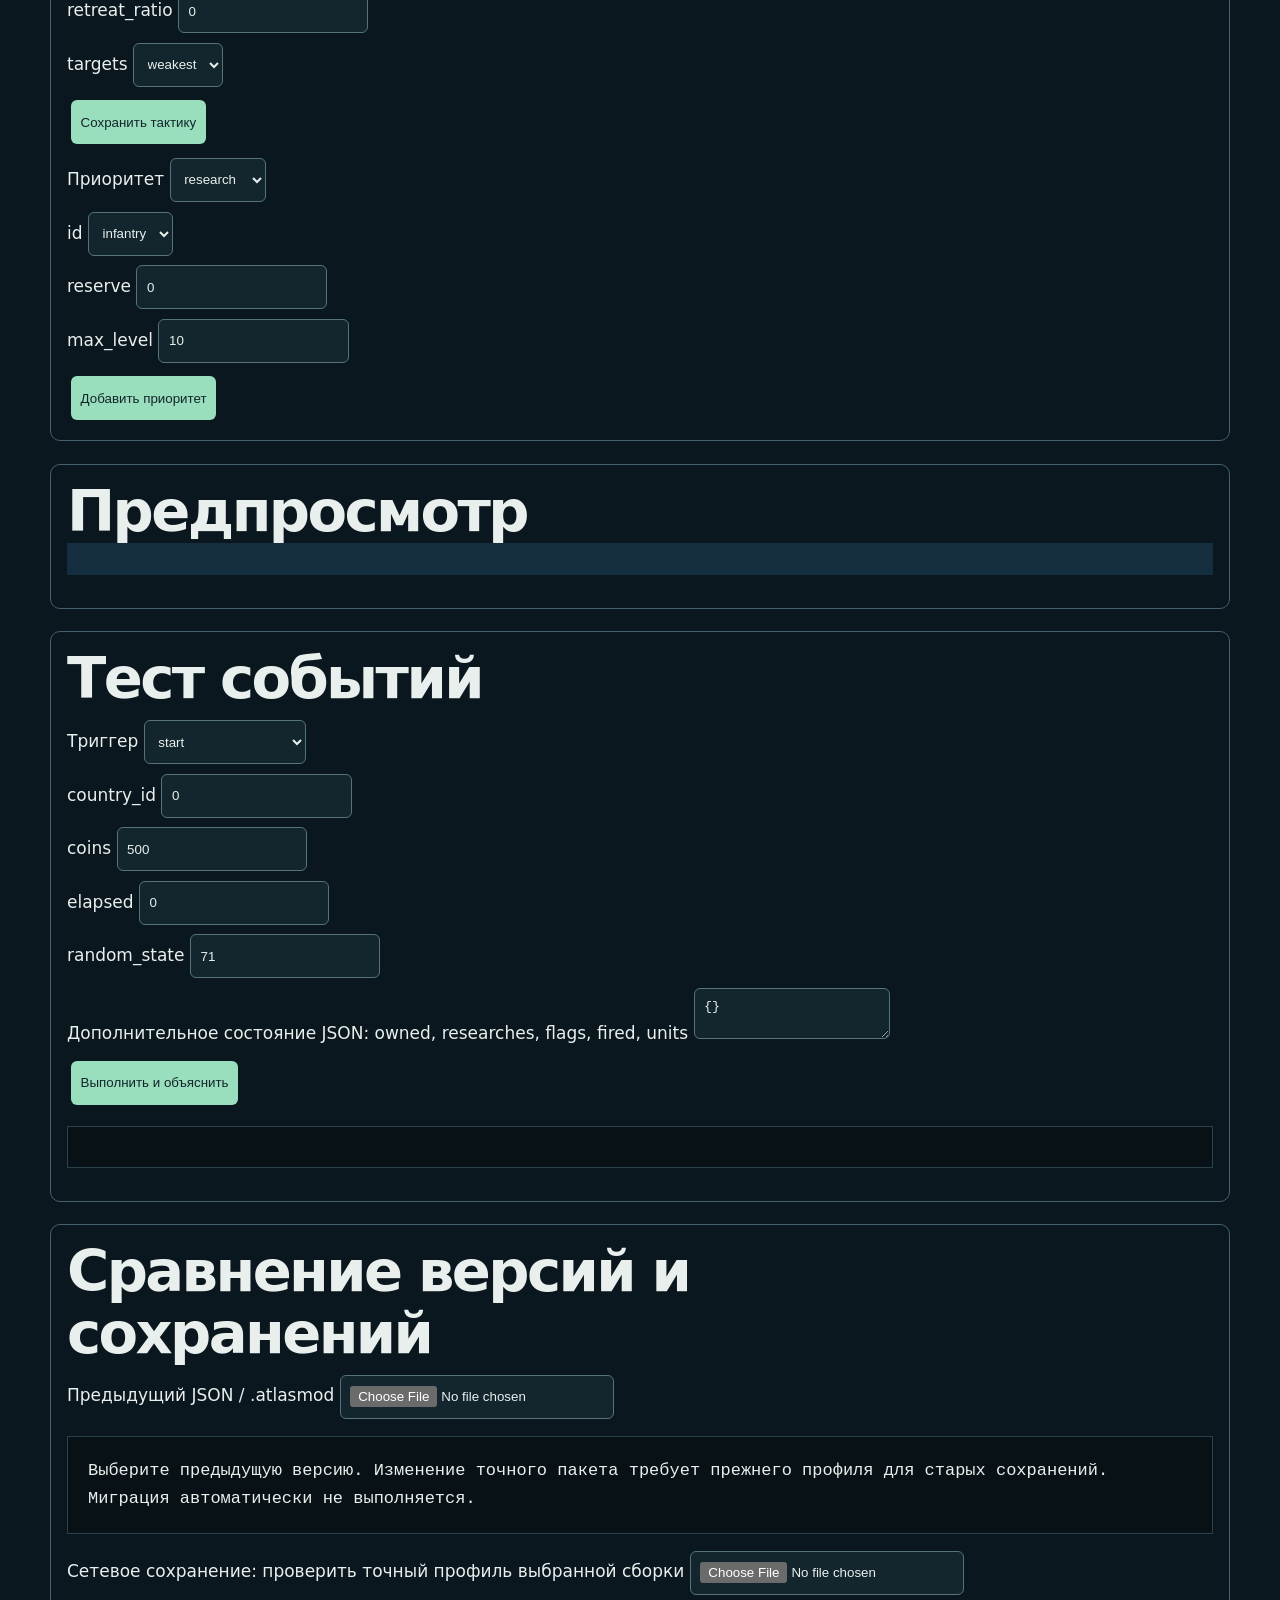
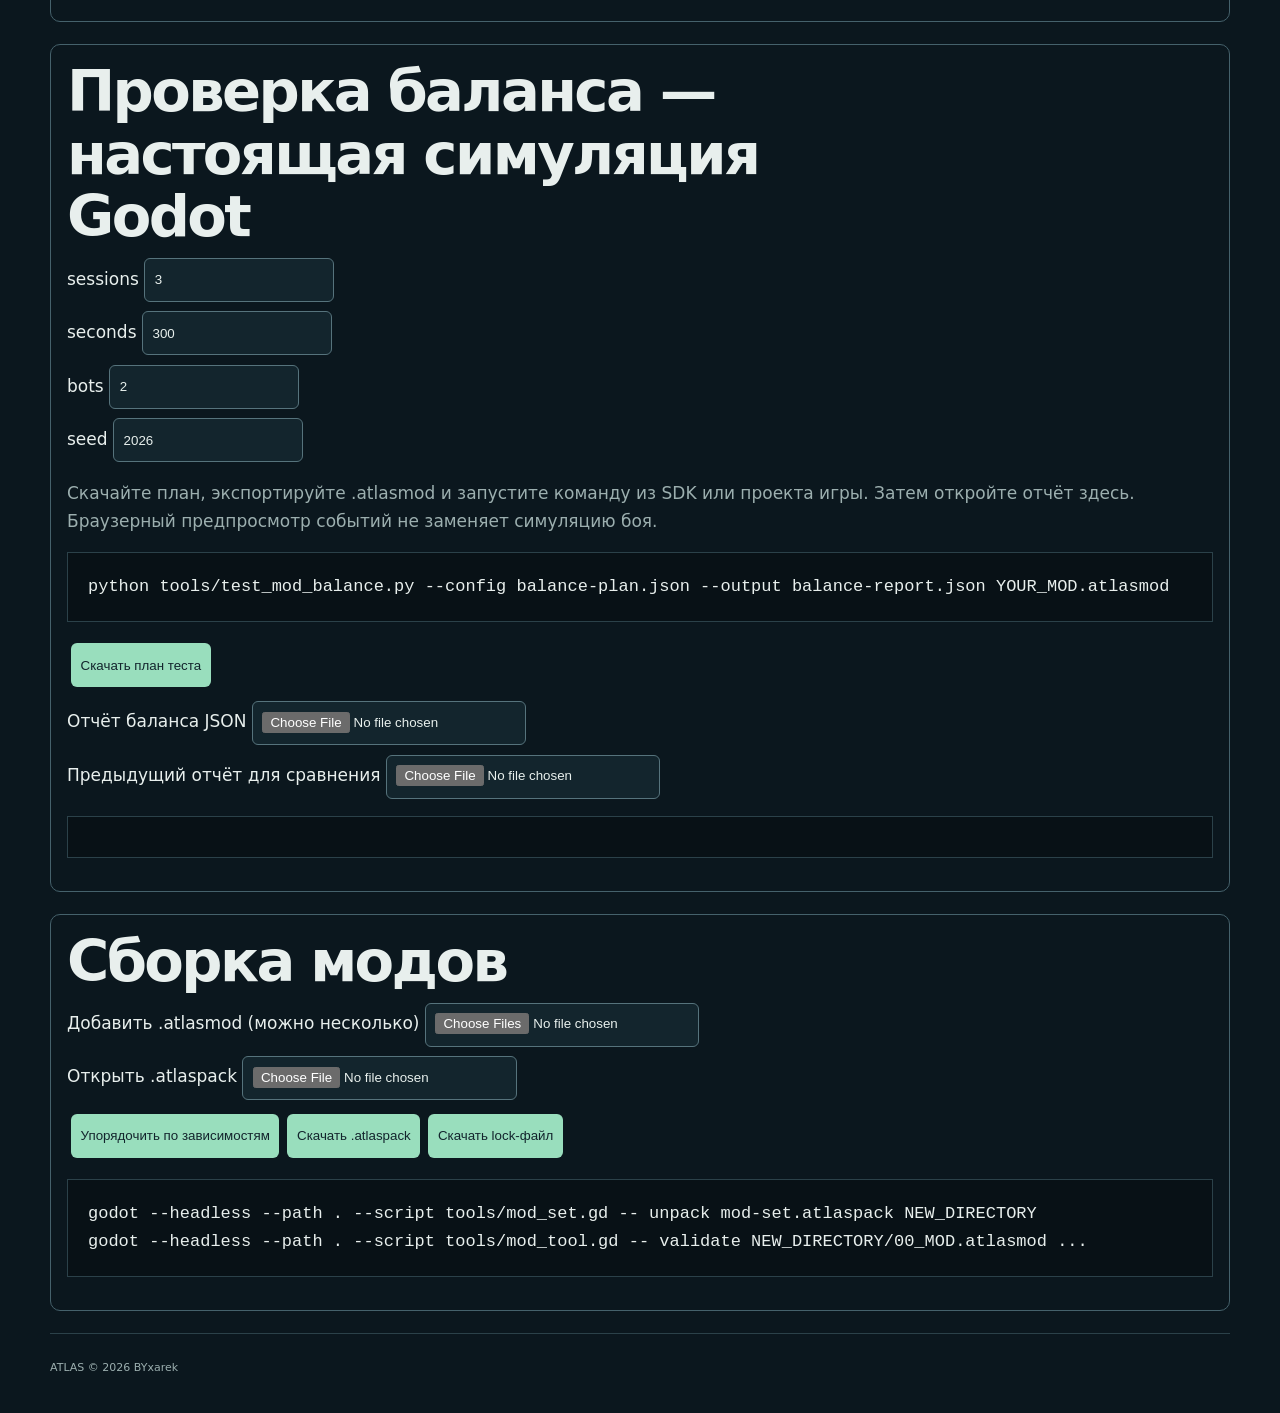
<file: website/mod-studio.ru.html>
<!doctype html><html lang="ru"><head><meta charset="utf-8"><meta name="viewport" content="width=device-width,initial-scale=1"><title>Редактор модов — ATLAS</title><link rel="icon" href="assets/icon.svg"><link rel="stylesheet" href="style.css"><link rel="stylesheet" href="mod-docs.css"><link rel="stylesheet" href="mod-studio.css"><script src="mod-studio-core.js" defer></script><script src="mod-studio.js" defer></script><script src="mod-studio-workbench.js" defer></script></head><body class="documentation"><header class="wrap"><a class="brand" href="ru.html">ATLAS / MOD API 2</a><nav><a href="mods.ru.html">Документация</a><a href="mod-studio.html">EN</a></nav></header><main class="wrap"><h1>Редактор модов</h1><p>Редактируйте баланс, стартовые территории и контент. Файлы обрабатываются в браузере. Экспорт — один .atlasmod для LAN, VPS и PHP.</p><p class="notice">Для разрабатываемой сборки игры. Проверка здесь предварительная: перед выпуском выполните mod_tool.gd validate для всего набора. Сетевой сервер использует один общий профиль модов.</p><p>Чтобы изменить подписи нового меню, добавьте точные ключи в content.translations в полном манифесте. Цвета текста и акцента задаются в content.theme. <a href="mods.ru.html#api2">Справочник API 2</a></p><p id="status" role="status" aria-live="polite">Loading…</p><div class="toolbar"><label>Шаблон <select id="template"><option value="patch">Balance patch</option><option value="frontier">Frontier — full example</option></select></label><button id="load-template">Загрузить шаблон</button><label>Импорт JSON / .atlasmod <input id="import" type="file" accept=".json,.atlasmod"></label><button id="check">Проверить</button><button id="export-json">JSON ↓</button><button id="export-mod">.atlasmod ↓</button></div><div class="studio-grid"><section><h2>Баланс</h2><div id="balance-fields"></div><h2>Сценарий и карта</h2><label>Страна <select id="country"></select></label><svg id="scenario-map" viewBox="-180 -90 360 180" aria-label="World map"></svg><label>Монеты <input id="country-coins" type="number" min="0" max="100000000" value="500"></label><label>Дополнительные владения (ID через запятую) <input id="country-owned" placeholder="2, 3"></label><button id="save-start">Сохранить старт этой страны</button><button id="copy-map">Добавить текущую карту в JSON для редактирования</button><h2>Объекты контента</h2><label>Тип <select id="entry-kind"><option>units</option><option>buildings</option><option>technologies</option><option>events</option><option>panels</option></select></label><div id="content-list"></div><label>JSON <textarea id="entry-json" rows="12" spellcheck="false"></textarea></label><button id="save-entry">Добавить / заменить по ID</button><h2>Изображения и звук</h2><label>Ключ <input id="media-key" value="flag:0" placeholder="flag:0 / sound:victory"></label><label>PNG / WAV <input id="add-media" type="file" accept="image/png,audio/wav,.wav"></label><p>До 192 КиБ на ресурс; PNG до 1024×1024. Звук заменяет существующий сигнал игры.</p></section><section><h2>Полный манифест</h2><label>mod.json<textarea id="source" rows="45" spellcheck="false"></textarea></label><button id="apply-json">Применить JSON к редактору</button><p>В JSON доступны геометрия карты, гарнизоны, союзы, условия победы, события, переводы и тема. Пример Frontier содержит рабочие варианты. Для удаления объекта используйте кнопку рядом с ним.</p><pre id="preview"></pre></section></div></main><footer class="wrap">ATLAS © 2026 BYxarek</footer></body></html>
</file>
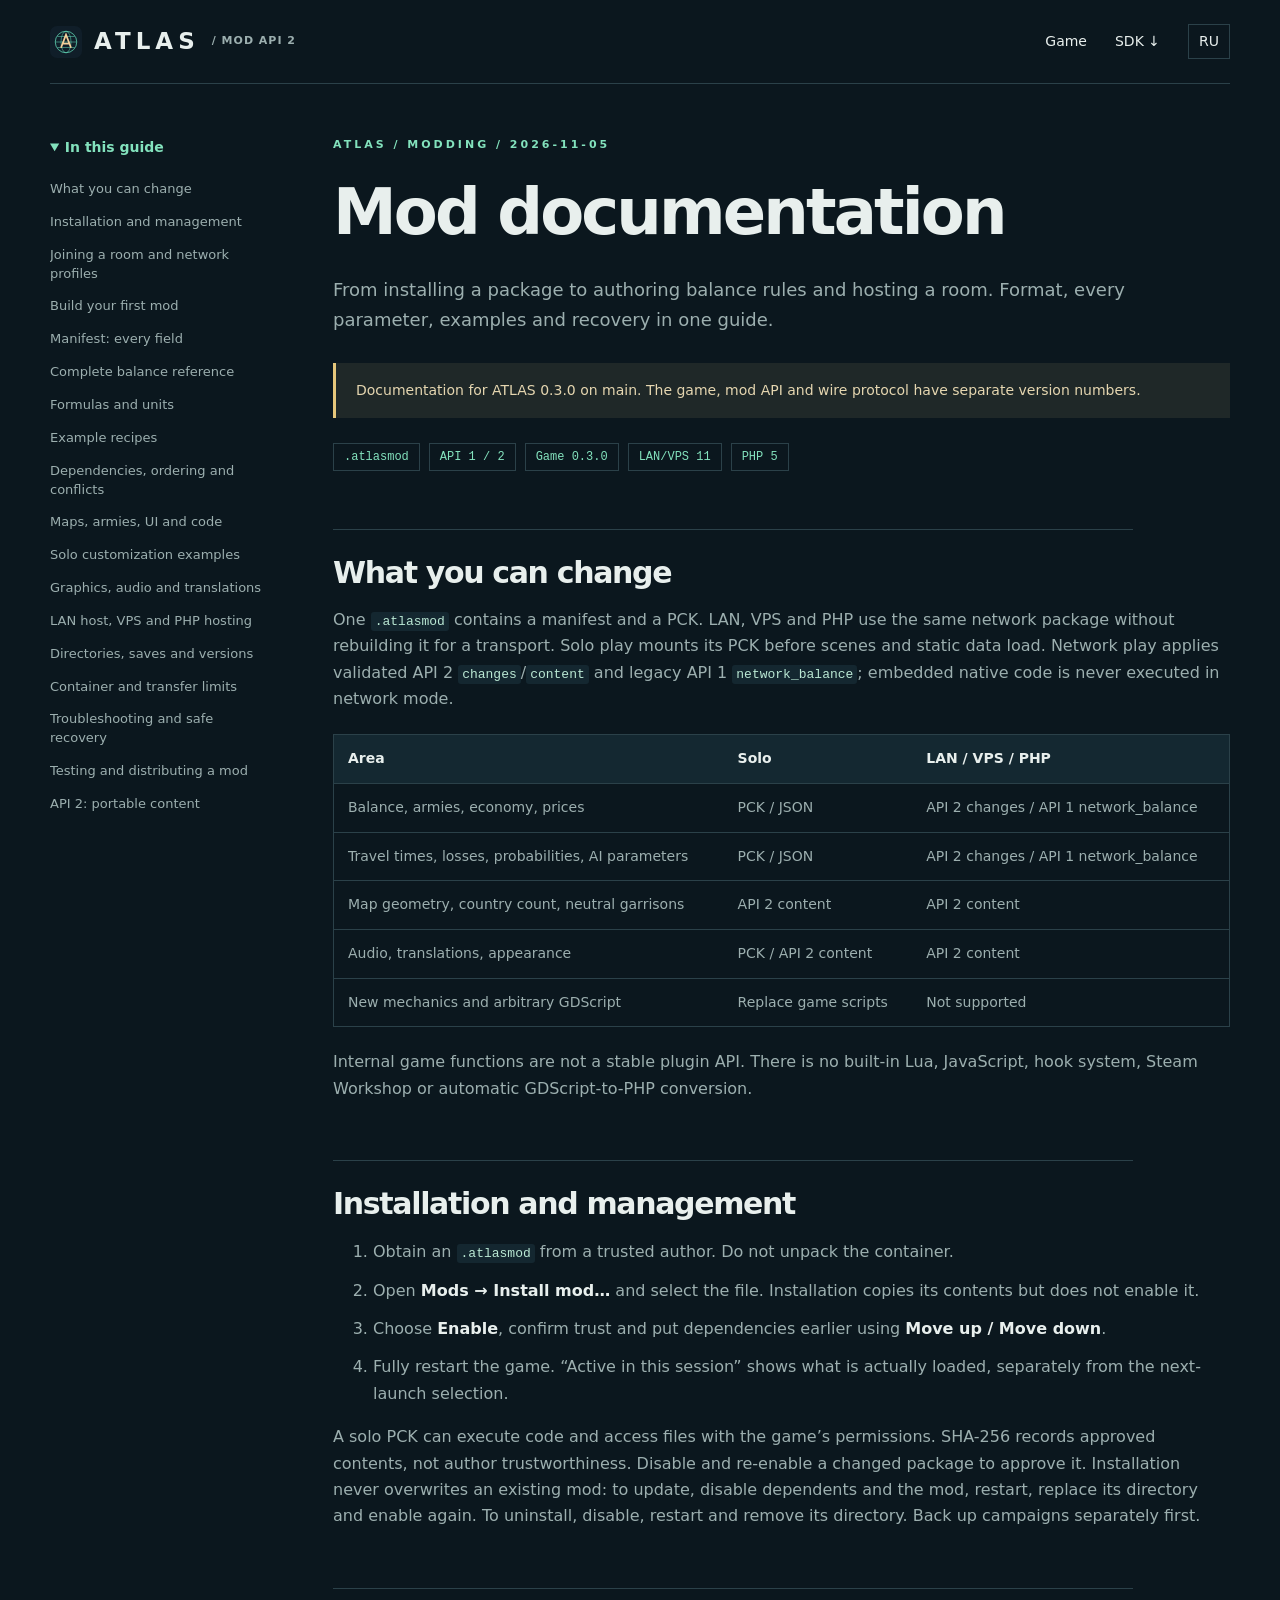
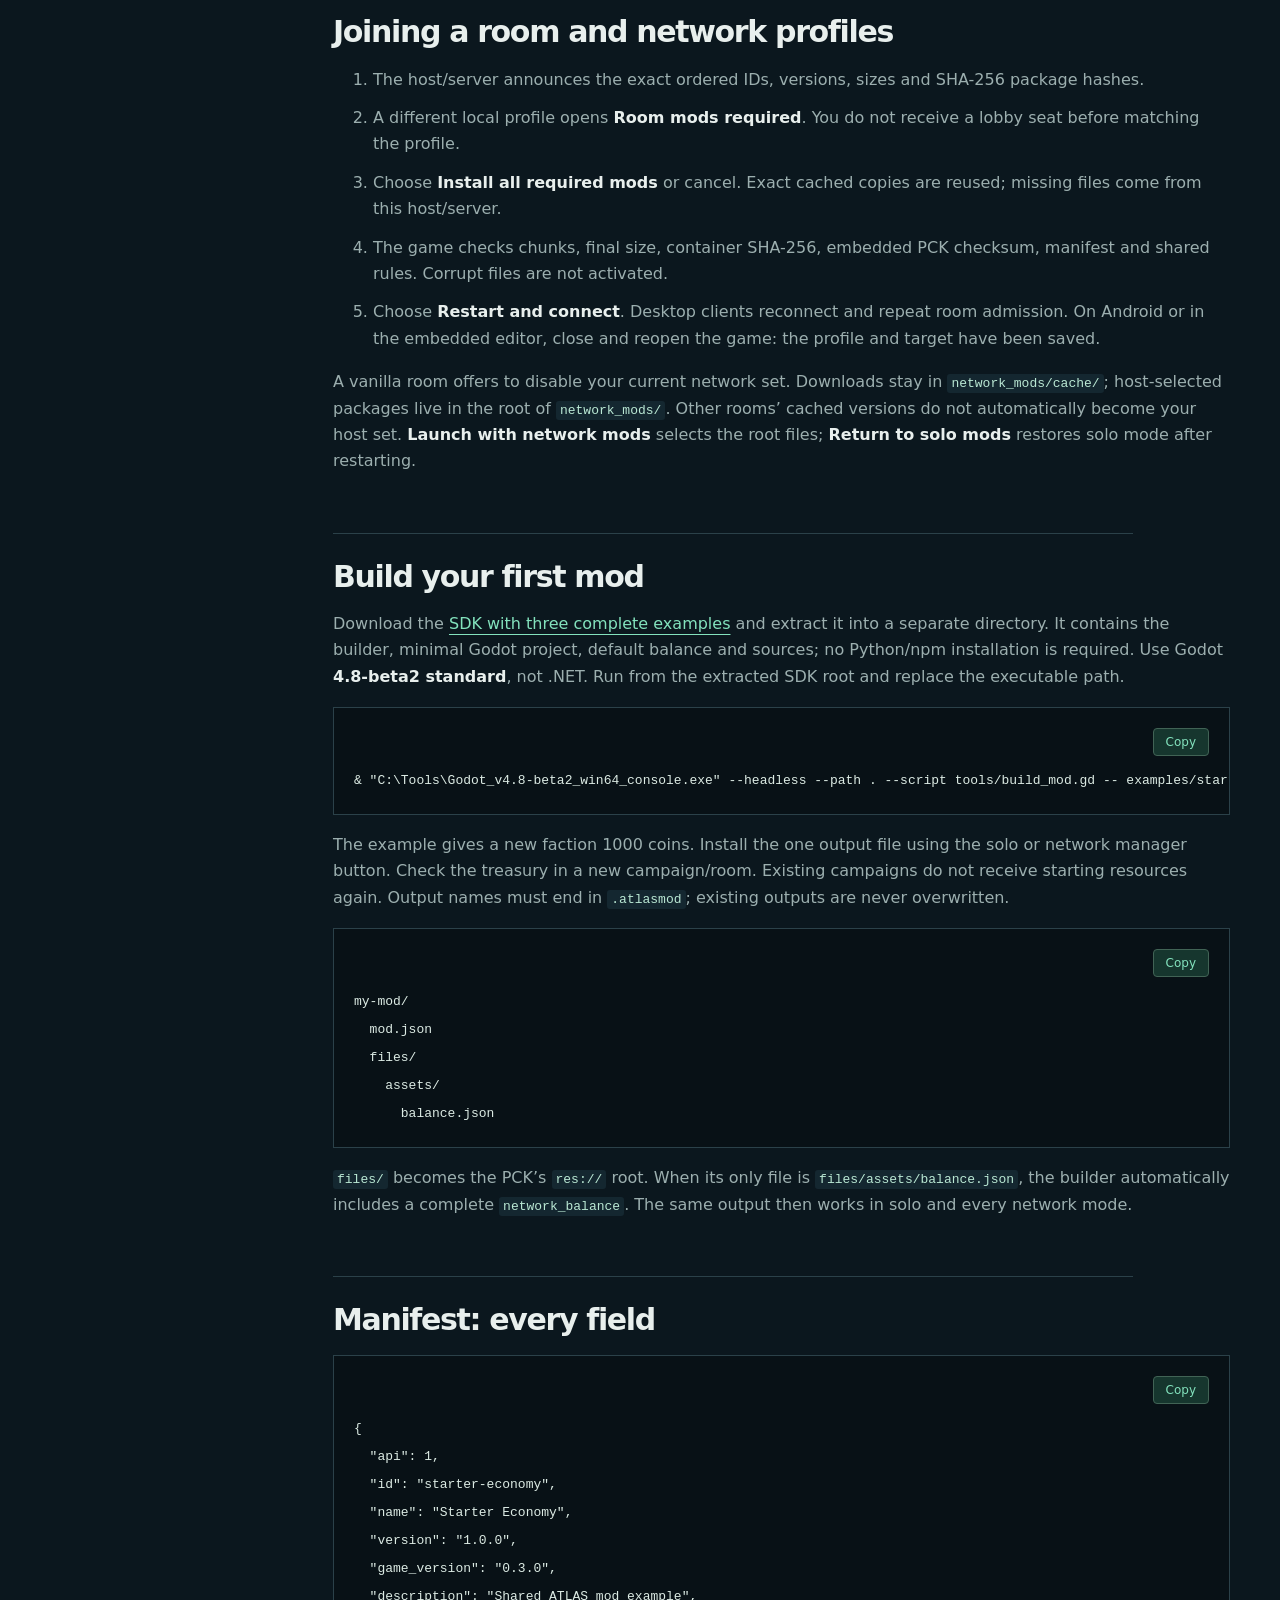
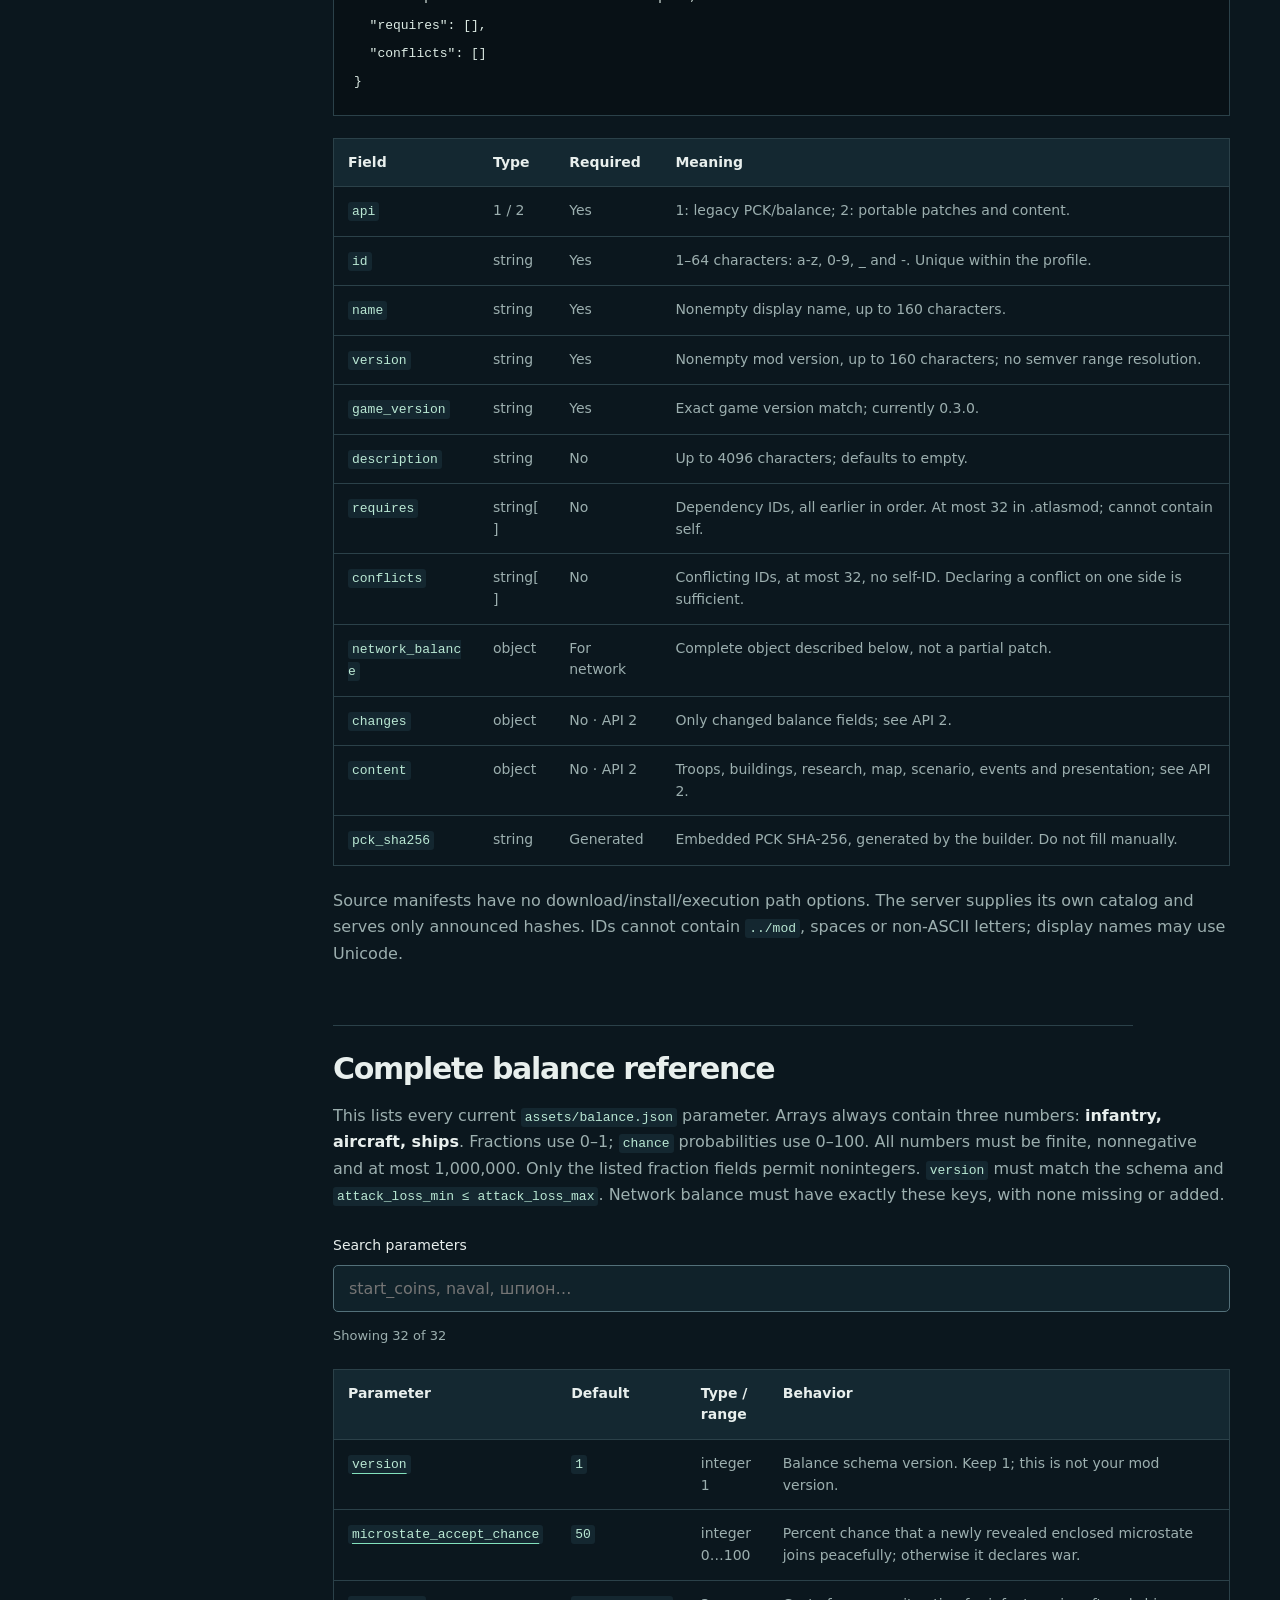
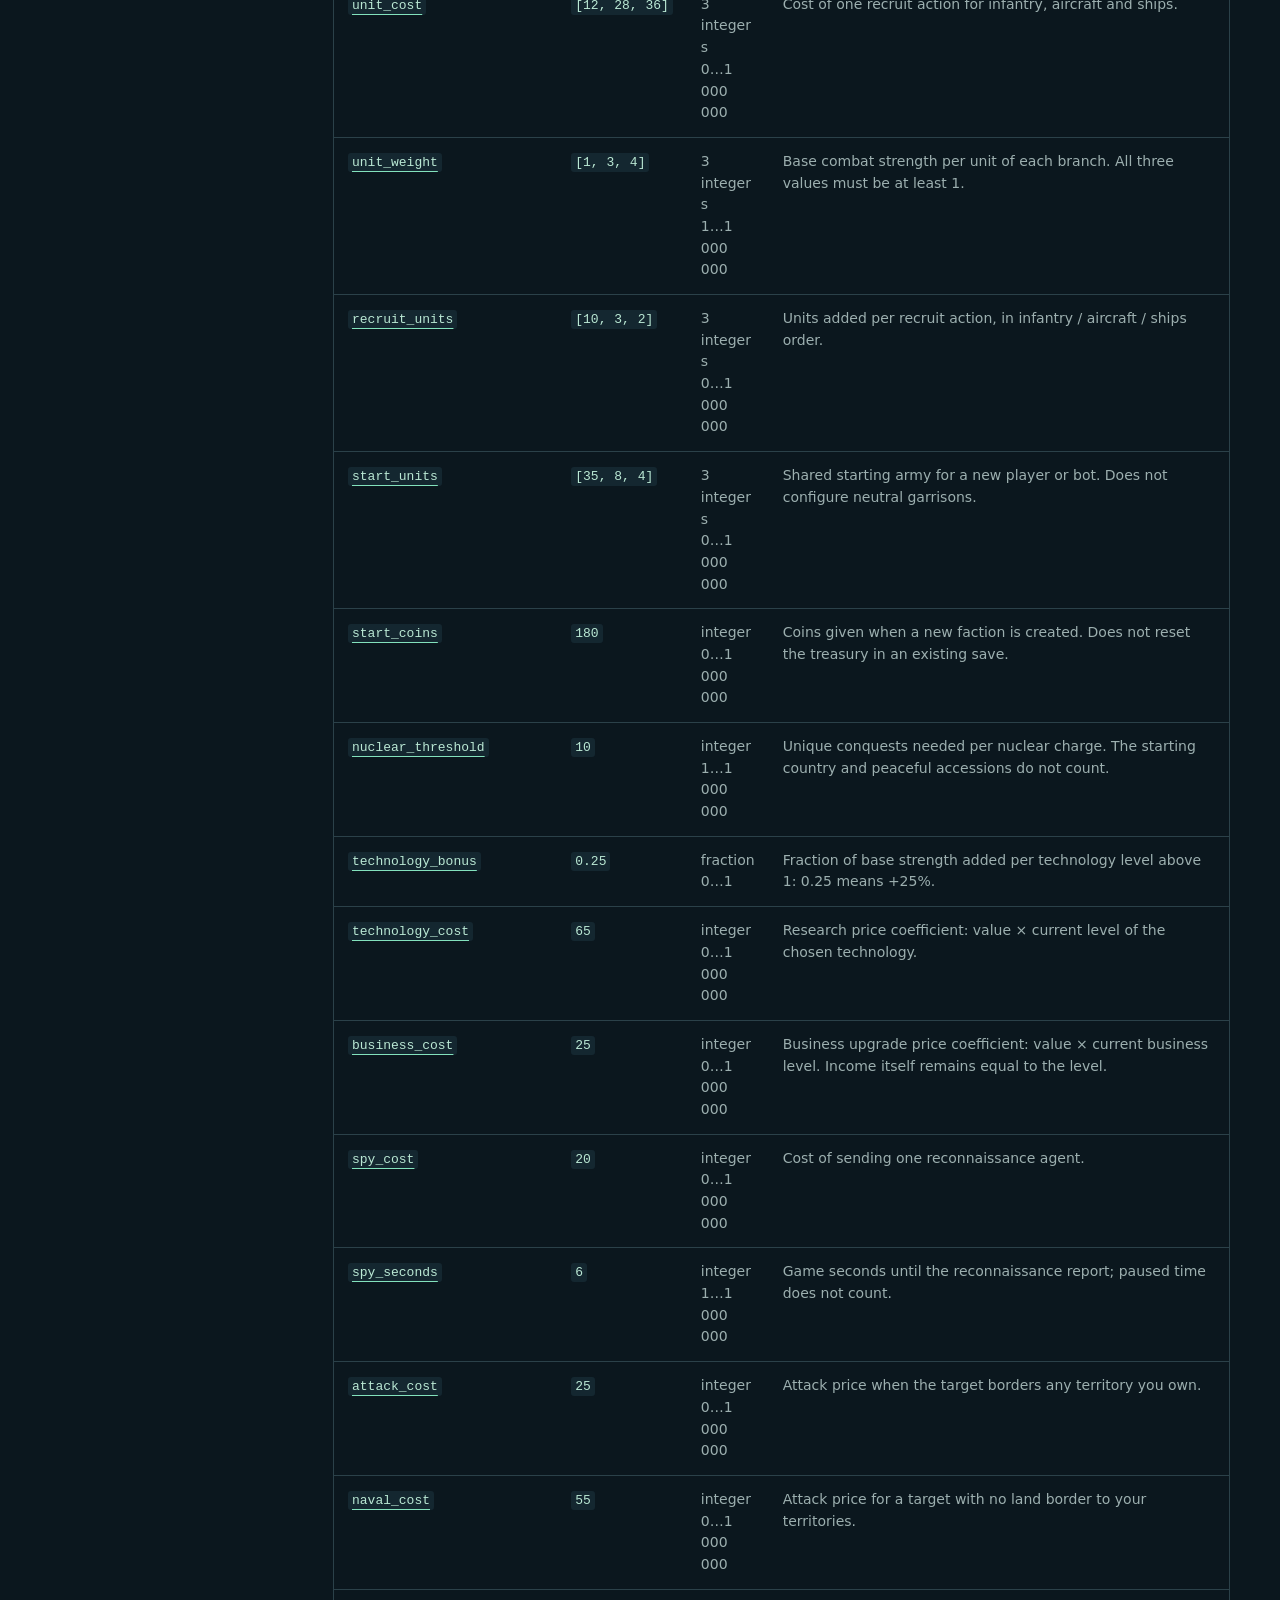
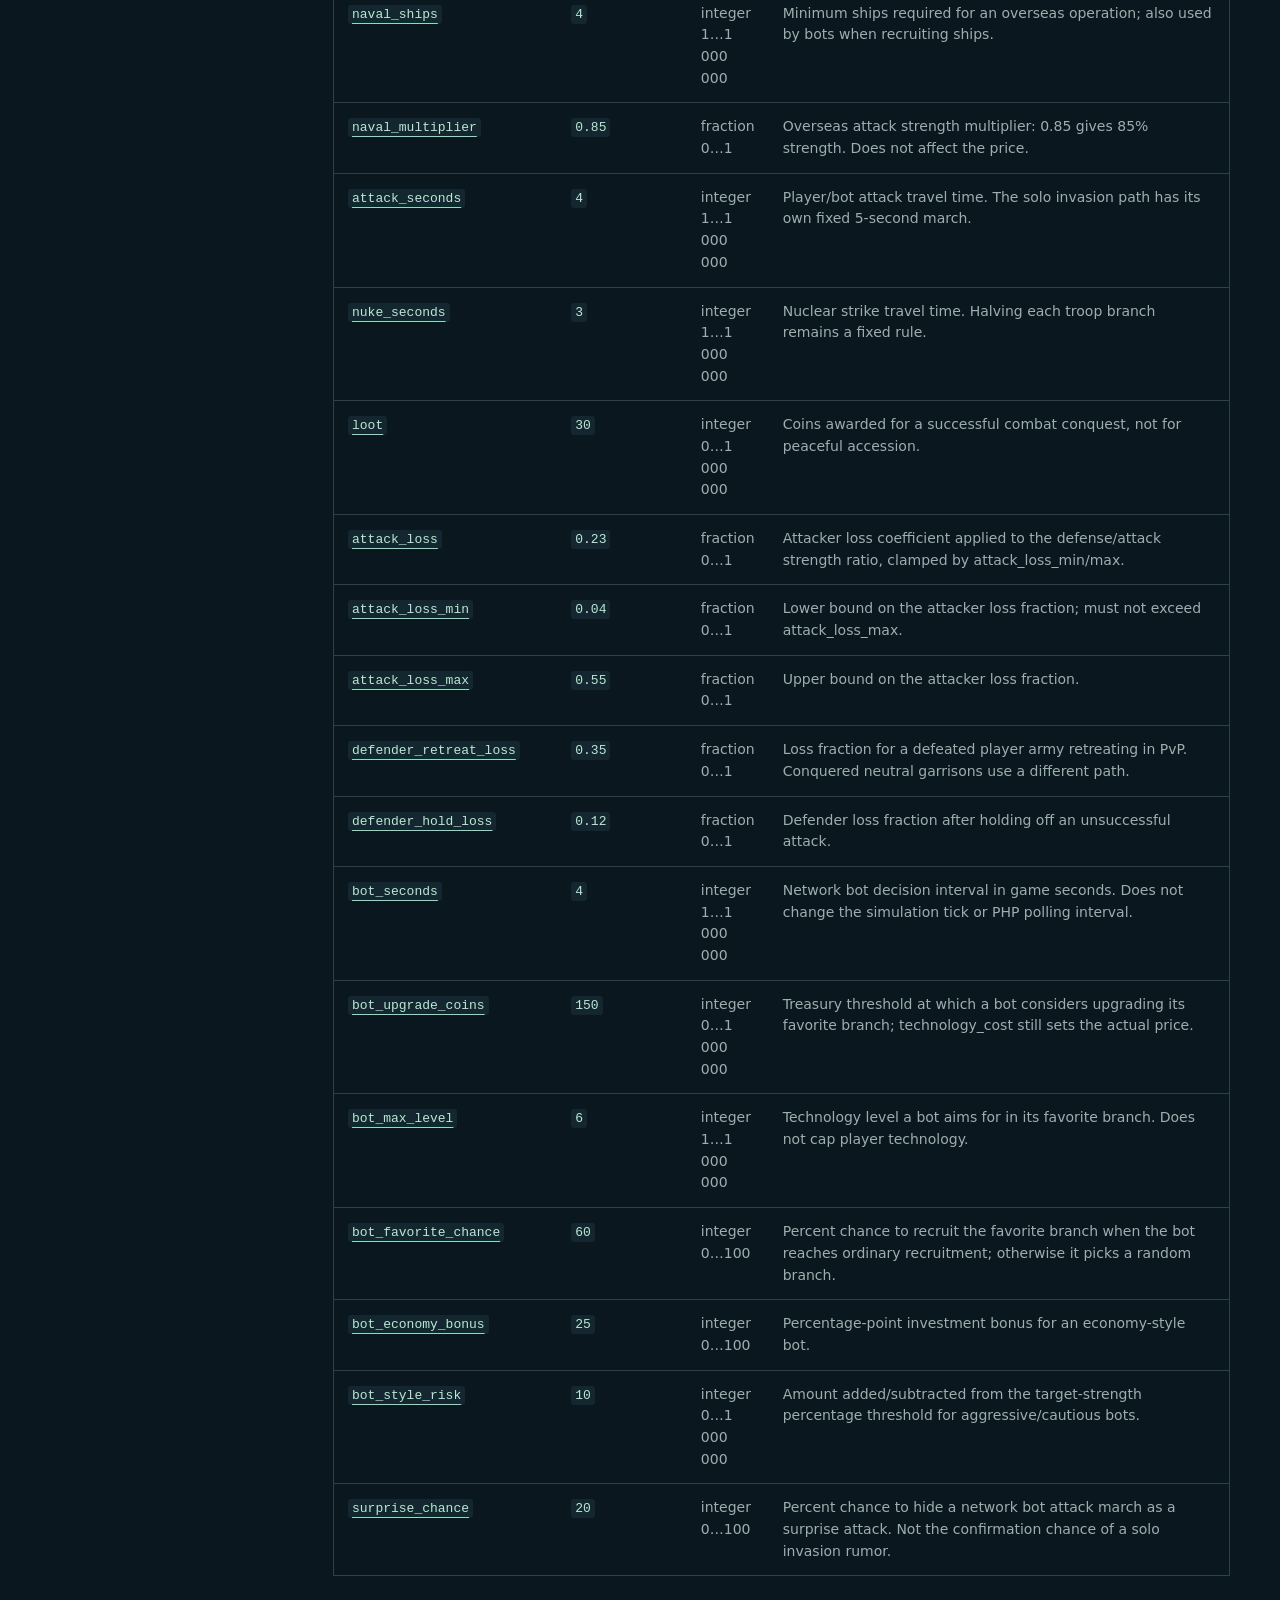
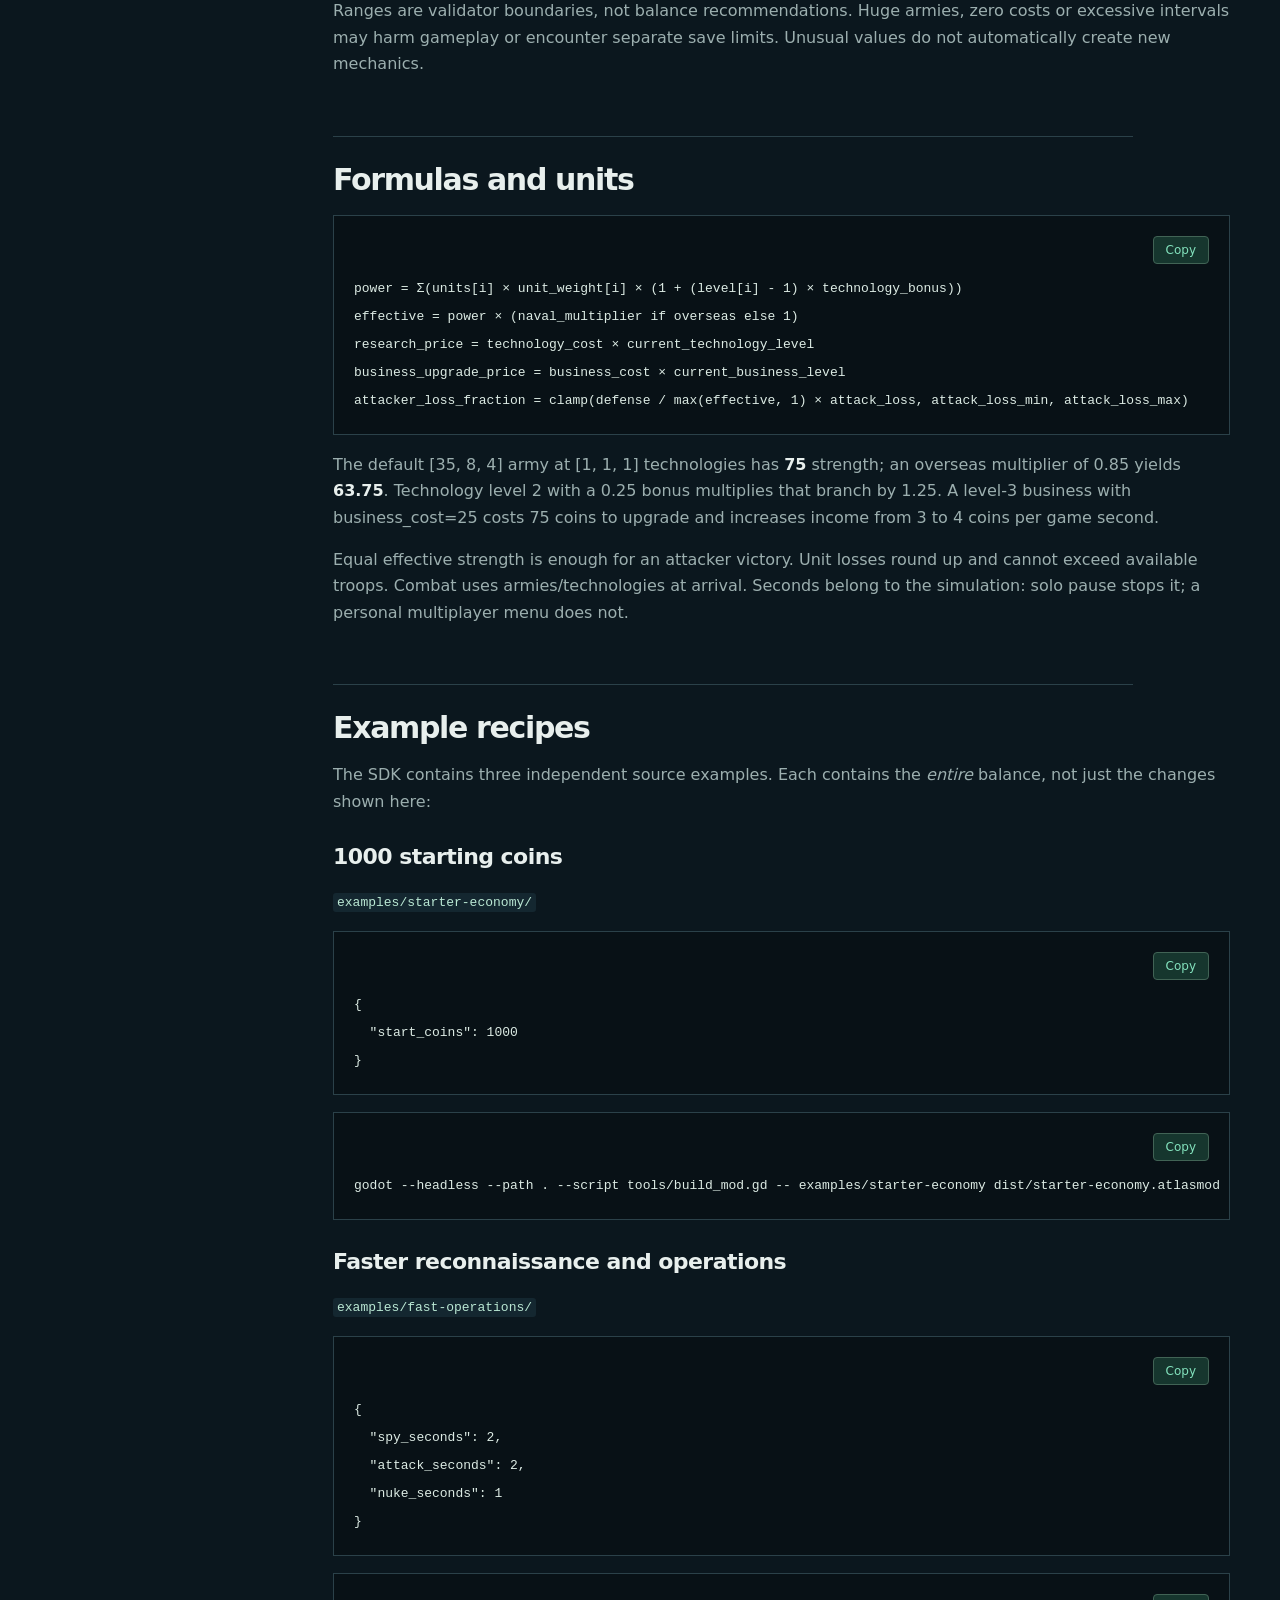
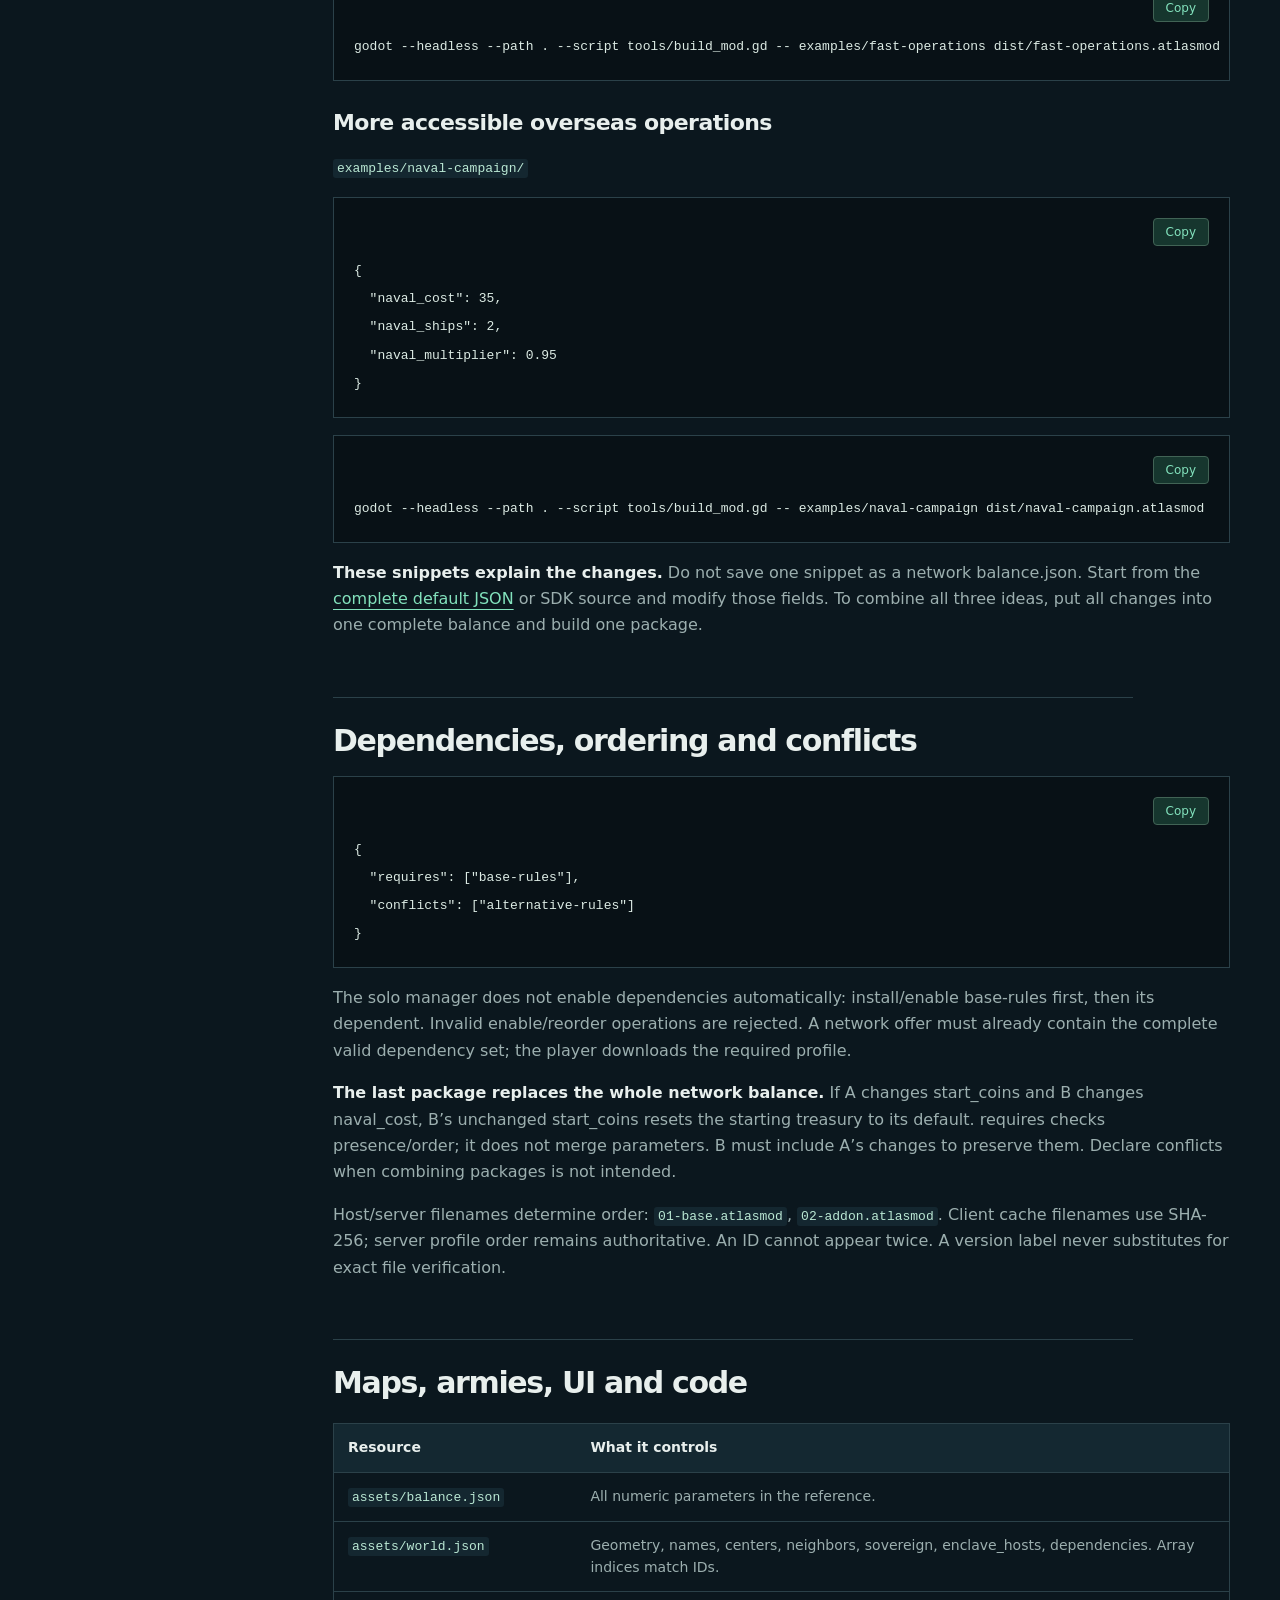
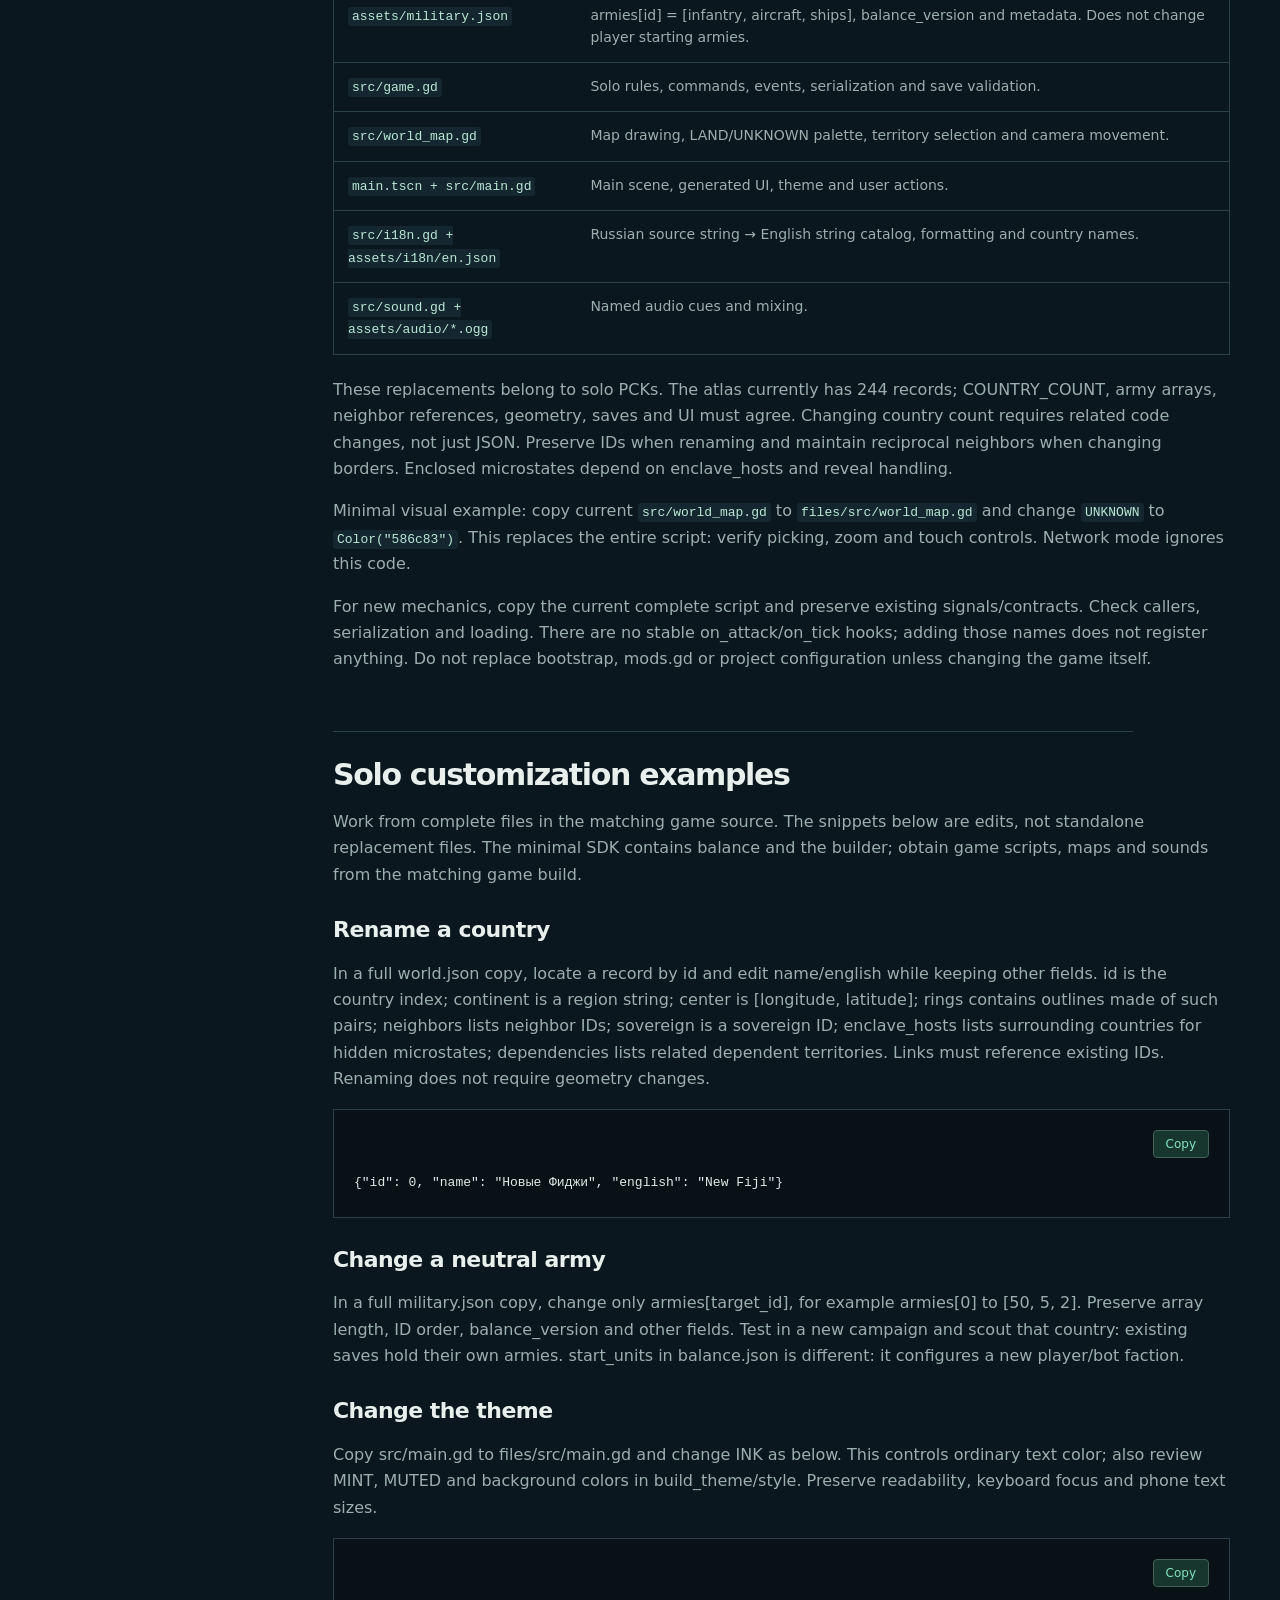
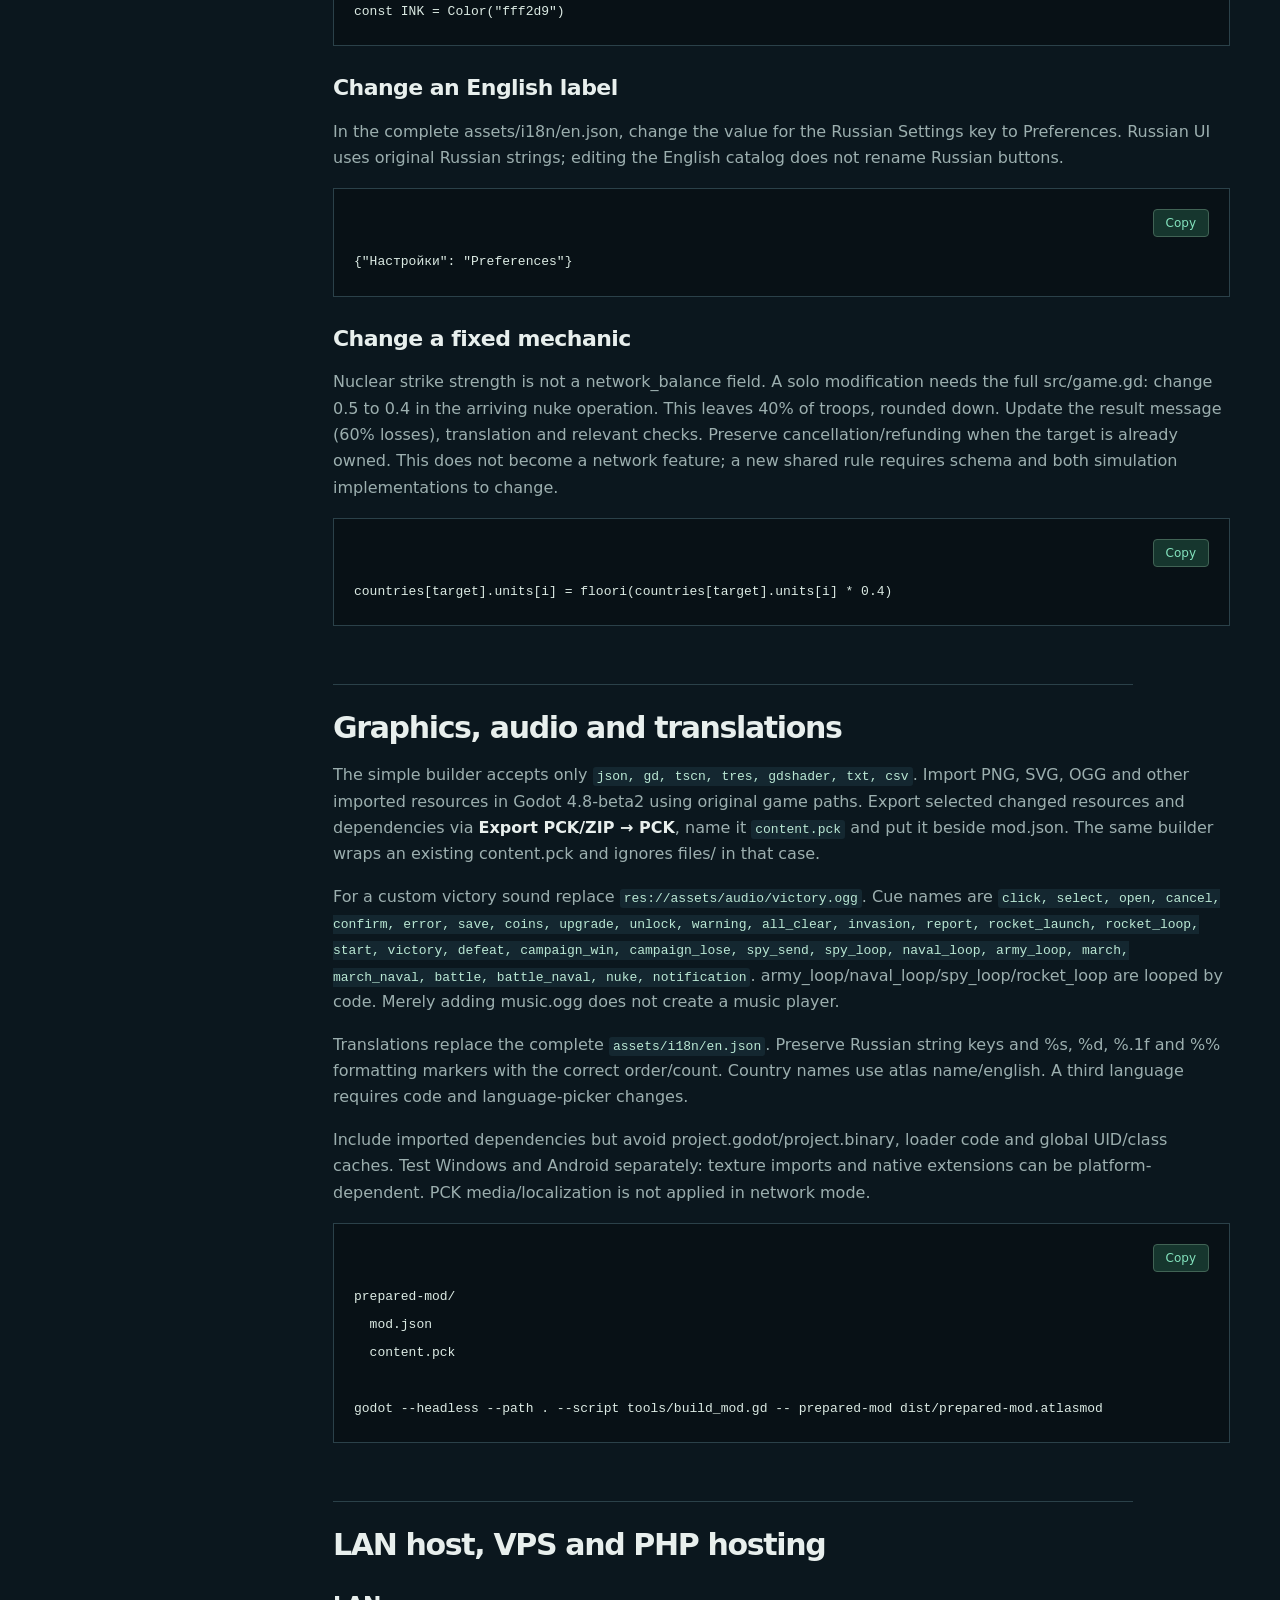
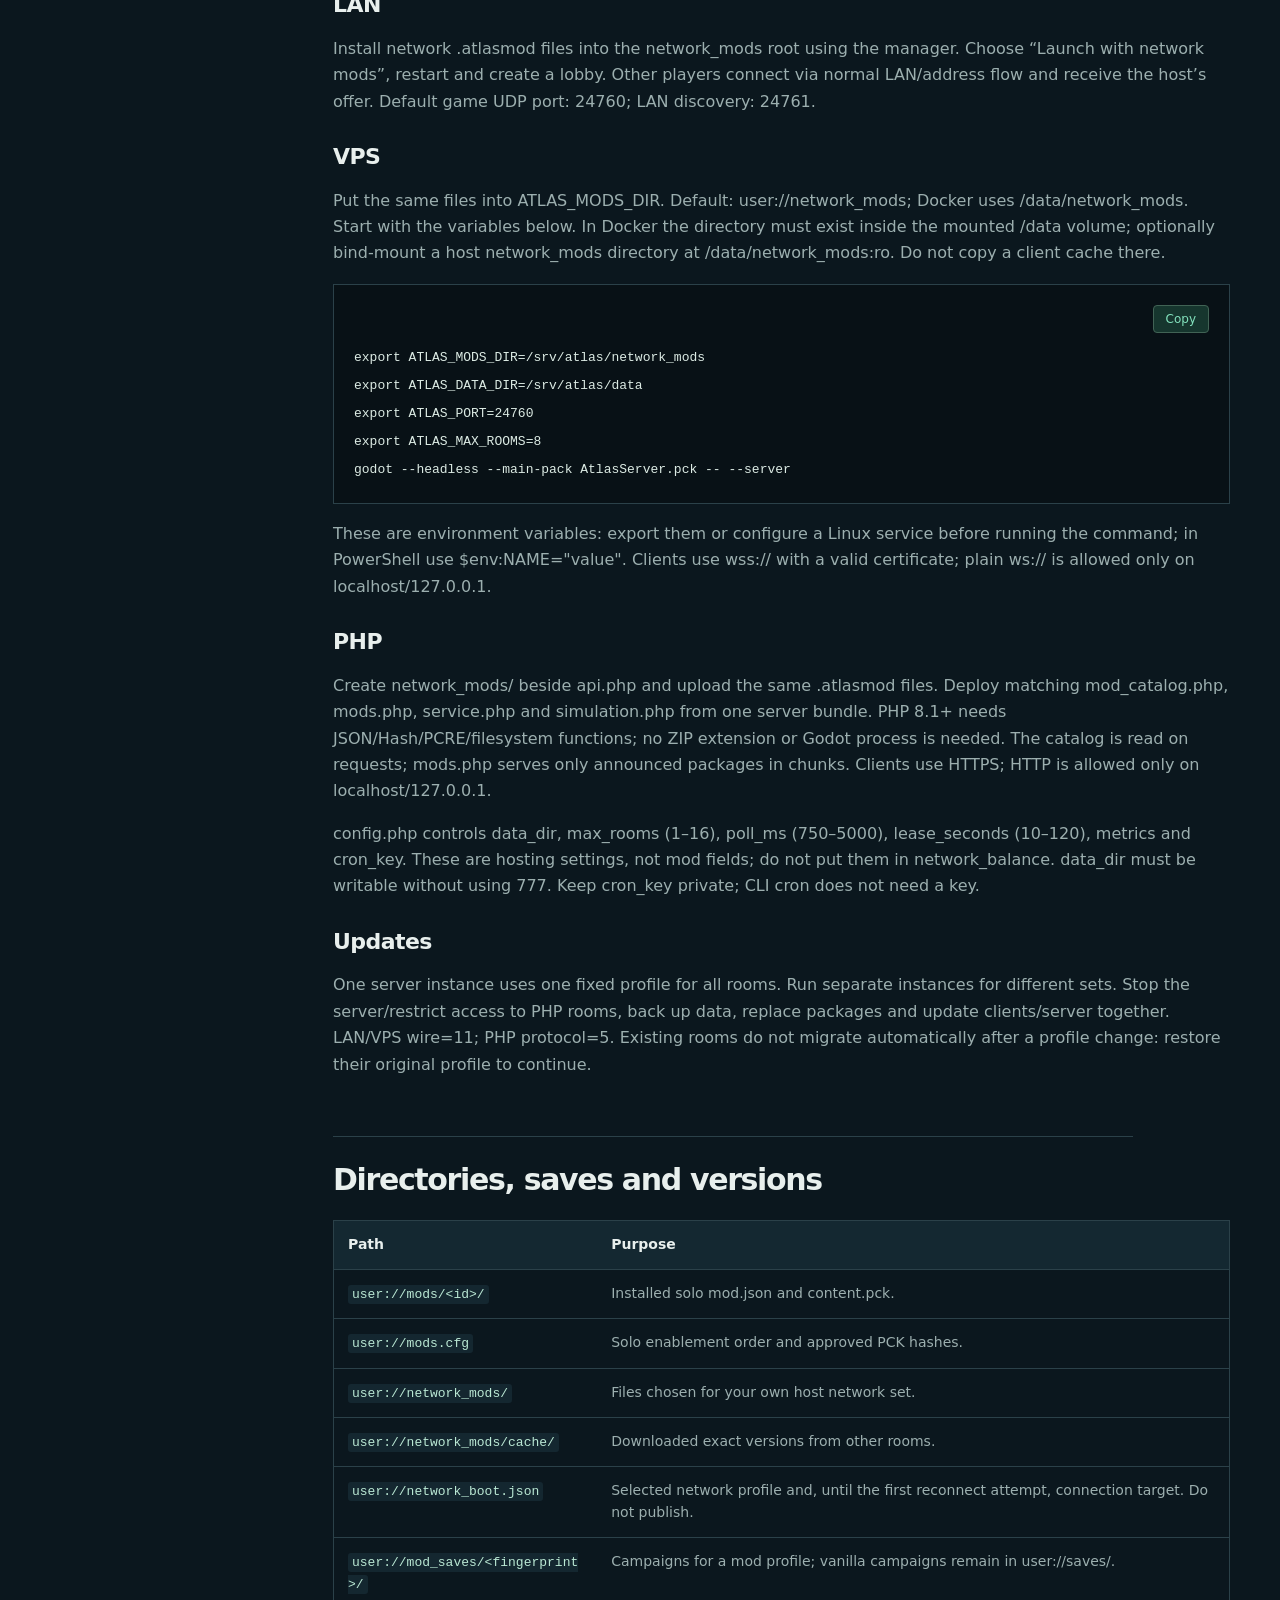
<file: website/mods.html>
<!doctype html>
<html lang="en"><head><meta charset="utf-8"><meta name="viewport" content="width=device-width,initial-scale=1"><title>Mod documentation — ATLAS</title><meta name="description" content="From installing a package to authoring balance rules and hosting a room. Format, every parameter, examples and recovery in one guide."><meta name="theme-color" content="#0b171e"><link rel="icon" href="assets/icon.svg"><link rel="stylesheet" href="style.css"><link rel="stylesheet" href="mod-docs.css"><link rel="alternate" hreflang="ru" href="mods.ru.html"><script src="mod-docs.js" defer></script></head>
<body class="documentation"><a class="skip-link" href="#content">Skip to content</a><header class="wrap"><a class="brand" href="index.html"><img src="assets/icon.svg" width="32" height="32" alt="">ATLAS<span> / MOD API 2</span></a><nav aria-label="Navigation"><a href="index.html">Game</a><a href="examples/atlas-mod-sdk.zip" download>SDK ↓</a><a class="language" href="mods.ru.html" lang="ru">RU</a></nav></header>
<main class="wrap docs-layout"><aside class="toc"><details open><summary>In this guide</summary><nav aria-label="Contents"><a href="#capabilities">What you can change</a><a href="#players">Installation and management</a><a href="#network">Joining a room and network profiles</a><a href="#quickstart">Build your first mod</a><a href="#manifest">Manifest: every field</a><a href="#balance">Complete balance reference</a><a href="#formulas">Formulas and units</a><a href="#recipes">Example recipes</a><a href="#order">Dependencies, ordering and conflicts</a><a href="#resources">Maps, armies, UI and code</a><a href="#solo-examples">Solo customization examples</a><a href="#media">Graphics, audio and translations</a><a href="#hosting">LAN host, VPS and PHP hosting</a><a href="#saves">Directories, saves and versions</a><a href="#container">Container and transfer limits</a><a href="#troubleshooting">Troubleshooting and safe recovery</a><a href="#testing">Testing and distributing a mod</a><a href="#api2">API 2: portable content</a></nav></details></aside><article id="content" class="doc-content"><p class="eyebrow">ATLAS / MODDING / 2026-11-05</p><h1>Mod documentation</h1><p class="intro">From installing a package to authoring balance rules and hosting a room. Format, every parameter, examples and recovery in one guide.</p><p class="notice">Documentation for ATLAS 0.3.0 on main. The game, mod API and wire protocol have separate version numbers.</p><div class="doc-badges"><span>.atlasmod</span><span>API 1 / 2</span><span>Game 0.3.0</span><span>LAN/VPS 11</span><span>PHP 5</span></div><section id="capabilities" class="doc-section"><h2>What you can change</h2><p>One <code>.atlasmod</code> contains a manifest and a PCK. LAN, VPS and PHP use the same network package without rebuilding it for a transport. Solo play mounts its PCK before scenes and static data load. Network play applies validated API 2 <code>changes</code>/<code>content</code> and legacy API 1 <code>network_balance</code>; embedded native code is never executed in network mode.</p><div class="table-scroll" tabindex="0"><table><thead><tr><th scope="col">Area</th><th scope="col">Solo</th><th scope="col">LAN / VPS / PHP</th></tr></thead><tbody><tr><td>Balance, armies, economy, prices</td><td>PCK / JSON</td><td>API 2 changes / API 1 network_balance</td></tr><tr><td>Travel times, losses, probabilities, AI parameters</td><td>PCK / JSON</td><td>API 2 changes / API 1 network_balance</td></tr><tr><td>Map geometry, country count, neutral garrisons</td><td>API 2 content</td><td>API 2 content</td></tr><tr><td>Audio, translations, appearance</td><td>PCK / API 2 content</td><td>API 2 content</td></tr><tr><td>New mechanics and arbitrary GDScript</td><td>Replace game scripts</td><td>Not supported</td></tr></tbody></table></div><p>Internal game functions are not a stable plugin API. There is no built-in Lua, JavaScript, hook system, Steam Workshop or automatic GDScript-to-PHP conversion.</p></section><section id="players" class="doc-section"><h2>Installation and management</h2><ol><li>Obtain an <code>.atlasmod</code> from a trusted author. Do not unpack the container.</li><li>Open <strong>Mods → Install mod…</strong> and select the file. Installation copies its contents but does not enable it.</li><li>Choose <strong>Enable</strong>, confirm trust and put dependencies earlier using <strong>Move up / Move down</strong>.</li><li>Fully restart the game. “Active in this session” shows what is actually loaded, separately from the next-launch selection.</li></ol><p>A solo PCK can execute code and access files with the game’s permissions. SHA-256 records approved contents, not author trustworthiness. Disable and re-enable a changed package to approve it. Installation never overwrites an existing mod: to update, disable dependents and the mod, restart, replace its directory and enable again. To uninstall, disable, restart and remove its directory. Back up campaigns separately first.</p></section><section id="network" class="doc-section"><h2>Joining a room and network profiles</h2><ol><li>The host/server announces the exact ordered IDs, versions, sizes and SHA-256 package hashes.</li><li>A different local profile opens <strong>Room mods required</strong>. You do not receive a lobby seat before matching the profile.</li><li>Choose <strong>Install all required mods</strong> or cancel. Exact cached copies are reused; missing files come from this host/server.</li><li>The game checks chunks, final size, container SHA-256, embedded PCK checksum, manifest and shared rules. Corrupt files are not activated.</li><li>Choose <strong>Restart and connect</strong>. Desktop clients reconnect and repeat room admission. On Android or in the embedded editor, close and reopen the game: the profile and target have been saved.</li></ol><p>A vanilla room offers to disable your current network set. Downloads stay in <code>network_mods/cache/</code>; host-selected packages live in the root of <code>network_mods/</code>. Other rooms’ cached versions do not automatically become your host set. <strong>Launch with network mods</strong> selects the root files; <strong>Return to solo mods</strong> restores solo mode after restarting.</p></section><section id="quickstart" class="doc-section"><h2>Build your first mod</h2><p>Download the <a href="examples/atlas-mod-sdk.zip" download>SDK with three complete examples</a> and extract it into a separate directory. It contains the builder, minimal Godot project, default balance and sources; no Python/npm installation is required. Use Godot <strong>4.8-beta2 standard</strong>, not .NET. Run from the extracted SDK root and replace the executable path.</p><pre><code class="language-powershell">&amp; &quot;C:\Tools\Godot_v4.8-beta2_win64_console.exe&quot; --headless --path . --script tools/build_mod.gd -- examples/starter-economy dist/starter-economy.atlasmod</code></pre><p>The example gives a new faction 1000 coins. Install the one output file using the solo or network manager button. Check the treasury in a new campaign/room. Existing campaigns do not receive starting resources again. Output names must end in <code>.atlasmod</code>; existing outputs are never overwritten.</p><pre><code class="language-text">my-mod/
  mod.json
  files/
    assets/
      balance.json</code></pre><p><code>files/</code> becomes the PCK’s <code>res://</code> root. When its only file is <code>files/assets/balance.json</code>, the builder automatically includes a complete <code>network_balance</code>. The same output then works in solo and every network mode.</p></section><section id="manifest" class="doc-section"><h2>Manifest: every field</h2><pre><code class="language-json">{
  &quot;api&quot;: 1,
  &quot;id&quot;: &quot;starter-economy&quot;,
  &quot;name&quot;: &quot;Starter Economy&quot;,
  &quot;version&quot;: &quot;1.0.0&quot;,
  &quot;game_version&quot;: &quot;0.3.0&quot;,
  &quot;description&quot;: &quot;Shared ATLAS mod example&quot;,
  &quot;requires&quot;: [],
  &quot;conflicts&quot;: []
}</code></pre><div class="table-scroll" tabindex="0"><table><thead><tr><th scope="col">Field</th><th scope="col">Type</th><th scope="col">Required</th><th scope="col">Meaning</th></tr></thead><tbody><tr><td><code>api</code></td><td>1 / 2</td><td>Yes</td><td>1: legacy PCK/balance; 2: portable patches and content.</td></tr><tr><td><code>id</code></td><td>string</td><td>Yes</td><td>1–64 characters: a-z, 0-9, _ and -. Unique within the profile.</td></tr><tr><td><code>name</code></td><td>string</td><td>Yes</td><td>Nonempty display name, up to 160 characters.</td></tr><tr><td><code>version</code></td><td>string</td><td>Yes</td><td>Nonempty mod version, up to 160 characters; no semver range resolution.</td></tr><tr><td><code>game_version</code></td><td>string</td><td>Yes</td><td>Exact game version match; currently 0.3.0.</td></tr><tr><td><code>description</code></td><td>string</td><td>No</td><td>Up to 4096 characters; defaults to empty.</td></tr><tr><td><code>requires</code></td><td>string[]</td><td>No</td><td>Dependency IDs, all earlier in order. At most 32 in .atlasmod; cannot contain self.</td></tr><tr><td><code>conflicts</code></td><td>string[]</td><td>No</td><td>Conflicting IDs, at most 32, no self-ID. Declaring a conflict on one side is sufficient.</td></tr><tr><td><code>network_balance</code></td><td>object</td><td>For network</td><td>Complete object described below, not a partial patch.</td></tr><tr><td><code>changes</code></td><td>object</td><td>No · API 2</td><td>Only changed balance fields; see API 2.</td></tr><tr><td><code>content</code></td><td>object</td><td>No · API 2</td><td>Troops, buildings, research, map, scenario, events and presentation; see API 2.</td></tr><tr><td><code>pck_sha256</code></td><td>string</td><td>Generated</td><td>Embedded PCK SHA-256, generated by the builder. Do not fill manually.</td></tr></tbody></table></div><p>Source manifests have no download/install/execution path options. The server supplies its own catalog and serves only announced hashes. IDs cannot contain <code>../mod</code>, spaces or non-ASCII letters; display names may use Unicode.</p></section><section id="balance" class="doc-section"><h2>Complete balance reference</h2><p>This lists every current <code>assets/balance.json</code> parameter. Arrays always contain three numbers: <strong>infantry, aircraft, ships</strong>. Fractions use 0–1; <code>chance</code> probabilities use 0–100. All numbers must be finite, nonnegative and at most 1,000,000. Only the listed fraction fields permit nonintegers. <code>version</code> must match the schema and <code>attack_loss_min ≤ attack_loss_max</code>. Network balance must have exactly these keys, with none missing or added.</p><div class="parameter-search" hidden><label for="parameter-search">Search parameters</label><input id="parameter-search" type="search" placeholder="start_coins, naval, шпион…" autocomplete="off"><p id="search-status" role="status" aria-live="polite"></p></div><div class="table-scroll" tabindex="0"><table class="parameter-table"><thead><tr><th scope="col">Parameter</th><th scope="col">Default</th><th scope="col">Type / range</th><th scope="col">Behavior</th></tr></thead><tbody><tr id="param-version" data-parameter="version"><th scope="row"><a href="#param-version"><code>version</code></a></th><td><code>1</code></td><td>integer<br>1</td><td>Balance schema version. Keep 1; this is not your mod version.</td></tr><tr id="param-microstate_accept_chance" data-parameter="microstate_accept_chance"><th scope="row"><a href="#param-microstate_accept_chance"><code>microstate_accept_chance</code></a></th><td><code>50</code></td><td>integer<br>0…100</td><td>Percent chance that a newly revealed enclosed microstate joins peacefully; otherwise it declares war.</td></tr><tr id="param-unit_cost" data-parameter="unit_cost"><th scope="row"><a href="#param-unit_cost"><code>unit_cost</code></a></th><td><code>[12, 28, 36]</code></td><td>3 integers<br>0…1 000 000</td><td>Cost of one recruit action for infantry, aircraft and ships.</td></tr><tr id="param-unit_weight" data-parameter="unit_weight"><th scope="row"><a href="#param-unit_weight"><code>unit_weight</code></a></th><td><code>[1, 3, 4]</code></td><td>3 integers<br>1…1 000 000</td><td>Base combat strength per unit of each branch. All three values must be at least 1.</td></tr><tr id="param-recruit_units" data-parameter="recruit_units"><th scope="row"><a href="#param-recruit_units"><code>recruit_units</code></a></th><td><code>[10, 3, 2]</code></td><td>3 integers<br>0…1 000 000</td><td>Units added per recruit action, in infantry / aircraft / ships order.</td></tr><tr id="param-start_units" data-parameter="start_units"><th scope="row"><a href="#param-start_units"><code>start_units</code></a></th><td><code>[35, 8, 4]</code></td><td>3 integers<br>0…1 000 000</td><td>Shared starting army for a new player or bot. Does not configure neutral garrisons.</td></tr><tr id="param-start_coins" data-parameter="start_coins"><th scope="row"><a href="#param-start_coins"><code>start_coins</code></a></th><td><code>180</code></td><td>integer<br>0…1 000 000</td><td>Coins given when a new faction is created. Does not reset the treasury in an existing save.</td></tr><tr id="param-nuclear_threshold" data-parameter="nuclear_threshold"><th scope="row"><a href="#param-nuclear_threshold"><code>nuclear_threshold</code></a></th><td><code>10</code></td><td>integer<br>1…1 000 000</td><td>Unique conquests needed per nuclear charge. The starting country and peaceful accessions do not count.</td></tr><tr id="param-technology_bonus" data-parameter="technology_bonus"><th scope="row"><a href="#param-technology_bonus"><code>technology_bonus</code></a></th><td><code>0.25</code></td><td>fraction<br>0…1</td><td>Fraction of base strength added per technology level above 1: 0.25 means +25%.</td></tr><tr id="param-technology_cost" data-parameter="technology_cost"><th scope="row"><a href="#param-technology_cost"><code>technology_cost</code></a></th><td><code>65</code></td><td>integer<br>0…1 000 000</td><td>Research price coefficient: value × current level of the chosen technology.</td></tr><tr id="param-business_cost" data-parameter="business_cost"><th scope="row"><a href="#param-business_cost"><code>business_cost</code></a></th><td><code>25</code></td><td>integer<br>0…1 000 000</td><td>Business upgrade price coefficient: value × current business level. Income itself remains equal to the level.</td></tr><tr id="param-spy_cost" data-parameter="spy_cost"><th scope="row"><a href="#param-spy_cost"><code>spy_cost</code></a></th><td><code>20</code></td><td>integer<br>0…1 000 000</td><td>Cost of sending one reconnaissance agent.</td></tr><tr id="param-spy_seconds" data-parameter="spy_seconds"><th scope="row"><a href="#param-spy_seconds"><code>spy_seconds</code></a></th><td><code>6</code></td><td>integer<br>1…1 000 000</td><td>Game seconds until the reconnaissance report; paused time does not count.</td></tr><tr id="param-attack_cost" data-parameter="attack_cost"><th scope="row"><a href="#param-attack_cost"><code>attack_cost</code></a></th><td><code>25</code></td><td>integer<br>0…1 000 000</td><td>Attack price when the target borders any territory you own.</td></tr><tr id="param-naval_cost" data-parameter="naval_cost"><th scope="row"><a href="#param-naval_cost"><code>naval_cost</code></a></th><td><code>55</code></td><td>integer<br>0…1 000 000</td><td>Attack price for a target with no land border to your territories.</td></tr><tr id="param-naval_ships" data-parameter="naval_ships"><th scope="row"><a href="#param-naval_ships"><code>naval_ships</code></a></th><td><code>4</code></td><td>integer<br>1…1 000 000</td><td>Minimum ships required for an overseas operation; also used by bots when recruiting ships.</td></tr><tr id="param-naval_multiplier" data-parameter="naval_multiplier"><th scope="row"><a href="#param-naval_multiplier"><code>naval_multiplier</code></a></th><td><code>0.85</code></td><td>fraction<br>0…1</td><td>Overseas attack strength multiplier: 0.85 gives 85% strength. Does not affect the price.</td></tr><tr id="param-attack_seconds" data-parameter="attack_seconds"><th scope="row"><a href="#param-attack_seconds"><code>attack_seconds</code></a></th><td><code>4</code></td><td>integer<br>1…1 000 000</td><td>Player/bot attack travel time. The solo invasion path has its own fixed 5-second march.</td></tr><tr id="param-nuke_seconds" data-parameter="nuke_seconds"><th scope="row"><a href="#param-nuke_seconds"><code>nuke_seconds</code></a></th><td><code>3</code></td><td>integer<br>1…1 000 000</td><td>Nuclear strike travel time. Halving each troop branch remains a fixed rule.</td></tr><tr id="param-loot" data-parameter="loot"><th scope="row"><a href="#param-loot"><code>loot</code></a></th><td><code>30</code></td><td>integer<br>0…1 000 000</td><td>Coins awarded for a successful combat conquest, not for peaceful accession.</td></tr><tr id="param-attack_loss" data-parameter="attack_loss"><th scope="row"><a href="#param-attack_loss"><code>attack_loss</code></a></th><td><code>0.23</code></td><td>fraction<br>0…1</td><td>Attacker loss coefficient applied to the defense/attack strength ratio, clamped by attack_loss_min/max.</td></tr><tr id="param-attack_loss_min" data-parameter="attack_loss_min"><th scope="row"><a href="#param-attack_loss_min"><code>attack_loss_min</code></a></th><td><code>0.04</code></td><td>fraction<br>0…1</td><td>Lower bound on the attacker loss fraction; must not exceed attack_loss_max.</td></tr><tr id="param-attack_loss_max" data-parameter="attack_loss_max"><th scope="row"><a href="#param-attack_loss_max"><code>attack_loss_max</code></a></th><td><code>0.55</code></td><td>fraction<br>0…1</td><td>Upper bound on the attacker loss fraction.</td></tr><tr id="param-defender_retreat_loss" data-parameter="defender_retreat_loss"><th scope="row"><a href="#param-defender_retreat_loss"><code>defender_retreat_loss</code></a></th><td><code>0.35</code></td><td>fraction<br>0…1</td><td>Loss fraction for a defeated player army retreating in PvP. Conquered neutral garrisons use a different path.</td></tr><tr id="param-defender_hold_loss" data-parameter="defender_hold_loss"><th scope="row"><a href="#param-defender_hold_loss"><code>defender_hold_loss</code></a></th><td><code>0.12</code></td><td>fraction<br>0…1</td><td>Defender loss fraction after holding off an unsuccessful attack.</td></tr><tr id="param-bot_seconds" data-parameter="bot_seconds"><th scope="row"><a href="#param-bot_seconds"><code>bot_seconds</code></a></th><td><code>4</code></td><td>integer<br>1…1 000 000</td><td>Network bot decision interval in game seconds. Does not change the simulation tick or PHP polling interval.</td></tr><tr id="param-bot_upgrade_coins" data-parameter="bot_upgrade_coins"><th scope="row"><a href="#param-bot_upgrade_coins"><code>bot_upgrade_coins</code></a></th><td><code>150</code></td><td>integer<br>0…1 000 000</td><td>Treasury threshold at which a bot considers upgrading its favorite branch; technology_cost still sets the actual price.</td></tr><tr id="param-bot_max_level" data-parameter="bot_max_level"><th scope="row"><a href="#param-bot_max_level"><code>bot_max_level</code></a></th><td><code>6</code></td><td>integer<br>1…1 000 000</td><td>Technology level a bot aims for in its favorite branch. Does not cap player technology.</td></tr><tr id="param-bot_favorite_chance" data-parameter="bot_favorite_chance"><th scope="row"><a href="#param-bot_favorite_chance"><code>bot_favorite_chance</code></a></th><td><code>60</code></td><td>integer<br>0…100</td><td>Percent chance to recruit the favorite branch when the bot reaches ordinary recruitment; otherwise it picks a random branch.</td></tr><tr id="param-bot_economy_bonus" data-parameter="bot_economy_bonus"><th scope="row"><a href="#param-bot_economy_bonus"><code>bot_economy_bonus</code></a></th><td><code>25</code></td><td>integer<br>0…100</td><td>Percentage-point investment bonus for an economy-style bot.</td></tr><tr id="param-bot_style_risk" data-parameter="bot_style_risk"><th scope="row"><a href="#param-bot_style_risk"><code>bot_style_risk</code></a></th><td><code>10</code></td><td>integer<br>0…1 000 000</td><td>Amount added/subtracted from the target-strength percentage threshold for aggressive/cautious bots.</td></tr><tr id="param-surprise_chance" data-parameter="surprise_chance"><th scope="row"><a href="#param-surprise_chance"><code>surprise_chance</code></a></th><td><code>20</code></td><td>integer<br>0…100</td><td>Percent chance to hide a network bot attack march as a surprise attack. Not the confirmation chance of a solo invasion rumor.</td></tr></tbody></table></div><p>Ranges are validator boundaries, not balance recommendations. Huge armies, zero costs or excessive intervals may harm gameplay or encounter separate save limits. Unusual values do not automatically create new mechanics.</p></section><section id="formulas" class="doc-section"><h2>Formulas and units</h2><pre><code class="language-text">power = Σ(units[i] × unit_weight[i] × (1 + (level[i] - 1) × technology_bonus))
effective = power × (naval_multiplier if overseas else 1)
research_price = technology_cost × current_technology_level
business_upgrade_price = business_cost × current_business_level
attacker_loss_fraction = clamp(defense / max(effective, 1) × attack_loss, attack_loss_min, attack_loss_max)</code></pre><p>The default [35, 8, 4] army at [1, 1, 1] technologies has <strong>75</strong> strength; an overseas multiplier of 0.85 yields <strong>63.75</strong>. Technology level 2 with a 0.25 bonus multiplies that branch by 1.25. A level-3 business with business_cost=25 costs 75 coins to upgrade and increases income from 3 to 4 coins per game second.</p><p>Equal effective strength is enough for an attacker victory. Unit losses round up and cannot exceed available troops. Combat uses armies/technologies at arrival. Seconds belong to the simulation: solo pause stops it; a personal multiplayer menu does not.</p></section><section id="recipes" class="doc-section"><h2>Example recipes</h2><p>The SDK contains three independent source examples. Each contains the <em>entire</em> balance, not just the changes shown here:</p><h3>1000 starting coins</h3><p><code>examples/starter-economy/</code></p><pre><code class="language-json">{
  &quot;start_coins&quot;: 1000
}</code></pre><pre><code class="language-shell">godot --headless --path . --script tools/build_mod.gd -- examples/starter-economy dist/starter-economy.atlasmod</code></pre><h3>Faster reconnaissance and operations</h3><p><code>examples/fast-operations/</code></p><pre><code class="language-json">{
  &quot;spy_seconds&quot;: 2,
  &quot;attack_seconds&quot;: 2,
  &quot;nuke_seconds&quot;: 1
}</code></pre><pre><code class="language-shell">godot --headless --path . --script tools/build_mod.gd -- examples/fast-operations dist/fast-operations.atlasmod</code></pre><h3>More accessible overseas operations</h3><p><code>examples/naval-campaign/</code></p><pre><code class="language-json">{
  &quot;naval_cost&quot;: 35,
  &quot;naval_ships&quot;: 2,
  &quot;naval_multiplier&quot;: 0.95
}</code></pre><pre><code class="language-shell">godot --headless --path . --script tools/build_mod.gd -- examples/naval-campaign dist/naval-campaign.atlasmod</code></pre><p><strong>These snippets explain the changes.</strong> Do not save one snippet as a network balance.json. Start from the <a href="examples/balance.default.json" download>complete default JSON</a> or SDK source and modify those fields. To combine all three ideas, put all changes into one complete balance and build one package.</p></section><section id="order" class="doc-section"><h2>Dependencies, ordering and conflicts</h2><pre><code class="language-json">{
  &quot;requires&quot;: [&quot;base-rules&quot;],
  &quot;conflicts&quot;: [&quot;alternative-rules&quot;]
}</code></pre><p>The solo manager does not enable dependencies automatically: install/enable base-rules first, then its dependent. Invalid enable/reorder operations are rejected. A network offer must already contain the complete valid dependency set; the player downloads the required profile.</p><p><strong>The last package replaces the whole network balance.</strong> If A changes start_coins and B changes naval_cost, B’s unchanged start_coins resets the starting treasury to its default. requires checks presence/order; it does not merge parameters. B must include A’s changes to preserve them. Declare conflicts when combining packages is not intended.</p><p>Host/server filenames determine order: <code>01-base.atlasmod</code>, <code>02-addon.atlasmod</code>. Client cache filenames use SHA-256; server profile order remains authoritative. An ID cannot appear twice. A version label never substitutes for exact file verification.</p></section><section id="resources" class="doc-section"><h2>Maps, armies, UI and code</h2><div class="table-scroll" tabindex="0"><table><thead><tr><th scope="col">Resource</th><th scope="col">What it controls</th></tr></thead><tbody><tr><td><code>assets/balance.json</code></td><td>All numeric parameters in the reference.</td></tr><tr><td><code>assets/world.json</code></td><td>Geometry, names, centers, neighbors, sovereign, enclave_hosts, dependencies. Array indices match IDs.</td></tr><tr><td><code>assets/military.json</code></td><td>armies[id] = [infantry, aircraft, ships], balance_version and metadata. Does not change player starting armies.</td></tr><tr><td><code>src/game.gd</code></td><td>Solo rules, commands, events, serialization and save validation.</td></tr><tr><td><code>src/world_map.gd</code></td><td>Map drawing, LAND/UNKNOWN palette, territory selection and camera movement.</td></tr><tr><td><code>main.tscn + src/main.gd</code></td><td>Main scene, generated UI, theme and user actions.</td></tr><tr><td><code>src/i18n.gd + assets/i18n/en.json</code></td><td>Russian source string → English string catalog, formatting and country names.</td></tr><tr><td><code>src/sound.gd + assets/audio/*.ogg</code></td><td>Named audio cues and mixing.</td></tr></tbody></table></div><p>These replacements belong to solo PCKs. The atlas currently has 244 records; COUNTRY_COUNT, army arrays, neighbor references, geometry, saves and UI must agree. Changing country count requires related code changes, not just JSON. Preserve IDs when renaming and maintain reciprocal neighbors when changing borders. Enclosed microstates depend on enclave_hosts and reveal handling.</p><p>Minimal visual example: copy current <code>src/world_map.gd</code> to <code>files/src/world_map.gd</code> and change <code>UNKNOWN</code> to <code>Color("586c83")</code>. This replaces the entire script: verify picking, zoom and touch controls. Network mode ignores this code.</p><p>For new mechanics, copy the current complete script and preserve existing signals/contracts. Check callers, serialization and loading. There are no stable on_attack/on_tick hooks; adding those names does not register anything. Do not replace bootstrap, mods.gd or project configuration unless changing the game itself.</p></section><section id="solo-examples" class="doc-section"><h2>Solo customization examples</h2><p>Work from complete files in the matching game source. The snippets below are edits, not standalone replacement files. The minimal SDK contains balance and the builder; obtain game scripts, maps and sounds from the matching game build.</p><h3>Rename a country</h3><p>In a full world.json copy, locate a record by id and edit name/english while keeping other fields. id is the country index; continent is a region string; center is [longitude, latitude]; rings contains outlines made of such pairs; neighbors lists neighbor IDs; sovereign is a sovereign ID; enclave_hosts lists surrounding countries for hidden microstates; dependencies lists related dependent territories. Links must reference existing IDs. Renaming does not require geometry changes.</p><pre><code class="language-json">{&quot;id&quot;: 0, &quot;name&quot;: &quot;Новые Фиджи&quot;, &quot;english&quot;: &quot;New Fiji&quot;}</code></pre><h3>Change a neutral army</h3><p>In a full military.json copy, change only armies[target_id], for example armies[0] to [50, 5, 2]. Preserve array length, ID order, balance_version and other fields. Test in a new campaign and scout that country: existing saves hold their own armies. start_units in balance.json is different: it configures a new player/bot faction.</p><h3>Change the theme</h3><p>Copy src/main.gd to files/src/main.gd and change INK as below. This controls ordinary text color; also review MINT, MUTED and background colors in build_theme/style. Preserve readability, keyboard focus and phone text sizes.</p><pre><code class="language-gdscript">const INK = Color(&quot;fff2d9&quot;)</code></pre><h3>Change an English label</h3><p>In the complete assets/i18n/en.json, change the value for the Russian Settings key to Preferences. Russian UI uses original Russian strings; editing the English catalog does not rename Russian buttons.</p><pre><code class="language-json">{&quot;Настройки&quot;: &quot;Preferences&quot;}</code></pre><h3>Change a fixed mechanic</h3><p>Nuclear strike strength is not a network_balance field. A solo modification needs the full src/game.gd: change 0.5 to 0.4 in the arriving nuke operation. This leaves 40% of troops, rounded down. Update the result message (60% losses), translation and relevant checks. Preserve cancellation/refunding when the target is already owned. This does not become a network feature; a new shared rule requires schema and both simulation implementations to change.</p><pre><code class="language-gdscript">countries[target].units[i] = floori(countries[target].units[i] * 0.4)</code></pre></section><section id="media" class="doc-section"><h2>Graphics, audio and translations</h2><p>The simple builder accepts only <code>json, gd, tscn, tres, gdshader, txt, csv</code>. Import PNG, SVG, OGG and other imported resources in Godot 4.8-beta2 using original game paths. Export selected changed resources and dependencies via <strong>Export PCK/ZIP → PCK</strong>, name it <code>content.pck</code> and put it beside mod.json. The same builder wraps an existing content.pck and ignores files/ in that case.</p><p>For a custom victory sound replace <code>res://assets/audio/victory.ogg</code>. Cue names are <code>click, select, open, cancel, confirm, error, save, coins, upgrade, unlock, warning, all_clear, invasion, report, rocket_launch, rocket_loop, start, victory, defeat, campaign_win, campaign_lose, spy_send, spy_loop, naval_loop, army_loop, march, march_naval, battle, battle_naval, nuke, notification</code>. army_loop/naval_loop/spy_loop/rocket_loop are looped by code. Merely adding music.ogg does not create a music player.</p><p>Translations replace the complete <code>assets/i18n/en.json</code>. Preserve Russian string keys and %s, %d, %.1f and %% formatting markers with the correct order/count. Country names use atlas name/english. A third language requires code and language-picker changes.</p><p>Include imported dependencies but avoid project.godot/project.binary, loader code and global UID/class caches. Test Windows and Android separately: texture imports and native extensions can be platform-dependent. PCK media/localization is not applied in network mode.</p><pre><code class="language-text">prepared-mod/
  mod.json
  content.pck

godot --headless --path . --script tools/build_mod.gd -- prepared-mod dist/prepared-mod.atlasmod</code></pre></section><section id="hosting" class="doc-section"><h2>LAN host, VPS and PHP hosting</h2><h3>LAN</h3><p>Install network .atlasmod files into the network_mods root using the manager. Choose “Launch with network mods”, restart and create a lobby. Other players connect via normal LAN/address flow and receive the host’s offer. Default game UDP port: 24760; LAN discovery: 24761.</p><h3>VPS</h3><p>Put the same files into ATLAS_MODS_DIR. Default: user://network_mods; Docker uses /data/network_mods. Start with the variables below. In Docker the directory must exist inside the mounted /data volume; optionally bind-mount a host network_mods directory at /data/network_mods:ro. Do not copy a client cache there.</p><pre><code class="language-shell">export ATLAS_MODS_DIR=/srv/atlas/network_mods
export ATLAS_DATA_DIR=/srv/atlas/data
export ATLAS_PORT=24760
export ATLAS_MAX_ROOMS=8
godot --headless --main-pack AtlasServer.pck -- --server</code></pre><p>These are environment variables: export them or configure a Linux service before running the command; in PowerShell use $env:NAME="value". Clients use wss:// with a valid certificate; plain ws:// is allowed only on localhost/127.0.0.1.</p><h3>PHP</h3><p>Create network_mods/ beside api.php and upload the same .atlasmod files. Deploy matching mod_catalog.php, mods.php, service.php and simulation.php from one server bundle. PHP 8.1+ needs JSON/Hash/PCRE/filesystem functions; no ZIP extension or Godot process is needed. The catalog is read on requests; mods.php serves only announced packages in chunks. Clients use HTTPS; HTTP is allowed only on localhost/127.0.0.1.</p><p>config.php controls data_dir, max_rooms (1–16), poll_ms (750–5000), lease_seconds (10–120), metrics and cron_key. These are hosting settings, not mod fields; do not put them in network_balance. data_dir must be writable without using 777. Keep cron_key private; CLI cron does not need a key.</p><h3>Updates</h3><p>One server instance uses one fixed profile for all rooms. Run separate instances for different sets. Stop the server/restrict access to PHP rooms, back up data, replace packages and update clients/server together. LAN/VPS wire=11; PHP protocol=5. Existing rooms do not migrate automatically after a profile change: restore their original profile to continue.</p></section><section id="saves" class="doc-section"><h2>Directories, saves and versions</h2><div class="table-scroll" tabindex="0"><table><thead><tr><th scope="col">Path</th><th scope="col">Purpose</th></tr></thead><tbody><tr><td><code>user://mods/&lt;id&gt;/</code></td><td>Installed solo mod.json and content.pck.</td></tr><tr><td><code>user://mods.cfg</code></td><td>Solo enablement order and approved PCK hashes.</td></tr><tr><td><code>user://network_mods/</code></td><td>Files chosen for your own host network set.</td></tr><tr><td><code>user://network_mods/cache/</code></td><td>Downloaded exact versions from other rooms.</td></tr><tr><td><code>user://network_boot.json</code></td><td>Selected network profile and, until the first reconnect attempt, connection target. Do not publish.</td></tr><tr><td><code>user://mod_saves/&lt;fingerprint&gt;/</code></td><td>Campaigns for a mod profile; vanilla campaigns remain in user://saves/.</td></tr><tr><td><code>user://multiplayer/&lt;fingerprint&gt;/</code></td><td>Modded LAN sessions when using the default save directory.</td></tr><tr><td><code>ATLAS_DATA_DIR/&lt;fingerprint&gt;/</code></td><td>Modded VPS rooms.</td></tr><tr><td><code>data_dir/mods_&lt;fingerprint&gt;/</code></td><td>Separate PHP storage for the chosen profile.</td></tr></tbody></table></div><p>On Windows, user:// is normally <code>%APPDATA%/AtlasWorldGame</code>; the manager shows the exact path. Android uses private app storage with OS-dependent access; clearing/uninstalling removes campaigns and network identity.</p><p>Solo fingerprints include ordered IDs, versions and PCK SHA-256 hashes; network fingerprints use full .atlasmod SHA-256 hashes. Even changing a network container description changes its hash. Other-profile saves are rejected before mutating a campaign. Renaming an .atlasmod does not change its bytes but may change host order. Removing a mod does not migrate saves. Existing files remain, but restoring the exact set/order is required to read them.</p></section><section id="container" class="doc-section"><h2>Container and transfer limits</h2><div class="table-scroll" tabindex="0"><table><thead><tr><th scope="col">Part</th><th scope="col">Size</th><th scope="col">Meaning</th></tr></thead><tbody><tr><td>Magic</td><td>8 bytes</td><td><code>ATLASMOD</code> ASCII</td></tr><tr><td>Manifest length</td><td>4 bytes</td><td>uint32 little-endian</td></tr><tr><td>Manifest</td><td>2…4 194 304 bytes</td><td>UTF-8 JSON + <code>pck_sha256</code></td></tr><tr><td>Payload</td><td>remaining bytes</td><td>Godot PCK, <code>GDPC</code> header</td></tr></tbody></table></div><p>A file is at most 64 MiB (67,108,864 bytes). A network profile holds at most 32 packages and 128 MiB in total. Chunks are 65,536 bytes. Transfers check expected hash, offset and exact chunk size, then verify the complete file. Native serving is limited to 64 chunk requests/second/client and a 10-minute offer lifetime; clients wait up to 15 seconds per chunk. HTTP downloads use a 10-second timeout and no redirects.</p><p>The container is not ZIP: renaming a ZIP/PCK does not create a mod. The builder supplies the header, JSON and checksum. Do not manually “fix” a downloaded hash: the host checks exact bytes. Authors must rebuild and update the server profile when changing a version.</p></section><section id="troubleshooting" class="doc-section"><h2>Troubleshooting and safe recovery</h2><div class="table-scroll" tabindex="0"><table><thead><tr><th scope="col">Symptom</th><th scope="col">Action</th></tr></thead><tbody><tr><td><code>Invalid .atlasmod package</code></td><td>Corrupt or wrong-format file. Redownload and check the checksum/builder.</td></tr><tr><td><code>Mod already installed / Network mod already installed</code></td><td>Disable, restart, back up, then replace the existing directory/file.</td></tr><tr><td><code>Incompatible game version</code></td><td>game_version must exactly match client/server; editing the label alone is insufficient if code changed.</td></tr><tr><td><code>requires … earlier in load order / Wrong dependency order</code></td><td>Install/enable the dependency first; fix server filename order.</td></tr><tr><td><code>conflicts with / Conflicting network mods</code></td><td>Remove one package; dependencies do not merge conflicting rules.</td></tr><tr><td><code>Mod changed; enable it again to approve</code></td><td>Verify the author, disable and re-enable the solo mod. Reordering does not approve changed code.</td></tr><tr><td><code>Mod has no compatible shared network rules</code></td><td>Supply a complete valid network_balance. Renaming an arbitrary solo PCK does not make it network-compatible.</td></tr><tr><td><code>Invalid network mod profile or load order</code></td><td>Check duplicate IDs, dependencies, conflicts, versions and limits. Keep room downloads in cache/.</td></tr><tr><td><code>Network mod checksum or manifest mismatch / Invalid network mod chunk</code></td><td>Cancel, verify the server package and retry. Do not replace packages on a running server.</td></tr><tr><td><code>Network mod download timed out / Cannot download network mod</code></td><td>Check connectivity, host/mods.php availability and hosting limits; rejoin after a long wait.</td></tr><tr><td><code>Previous mod startup failed</code></td><td>Start without mods and disable the failing solo package.</td></tr><tr><td><code>Сохранение не видно / Save missing</code></td><td>Restore the exact profile/order/versions and check mod_saves. Profile separation does not delete old files.</td></tr></tbody></table></div><pre><code class="language-powershell">.\Atlas.exe -- --no-mods</code></pre><p>The flag skips both solo PCKs and the network profile. To clear network mode persistently, return to solo mods or rename network_boot.json. Do not delete network_identity.cfg: it identifies your room seat. A failed solo PCK startup is skipped automatically on the next launch. Mounted PCKs cannot be unloaded at runtime, so a partial-load failure requires a new process.</p><p>If your build has no Mods menu, it is an older client build, not a file-format error. This page documents development functionality; verify matching client/server builds and builder availability.</p></section><section id="testing" class="doc-section"><h2>Testing and distributing a mod</h2><ol><li>Build a new output file; verify ID, version and description.</li><li>Test a solo mod in a new campaign, after save/load, during pause and at campaign end.</li><li>For a network mod, connect a clean second client, cancel installation, then accept. Verify download, restart, admission and matching parameter values.</li><li>Check vanilla mode, updated packages, dependencies/conflicts and restoration of an old profile/save. Test media/UI on target platforms and small screens.</li><li>Distribute one .atlasmod with game version, dependency IDs and release notes. Exclude saves, network identity, local configuration and server secrets.</li></ol><pre><code class="language-shell">python tools/test_godot.py tests/test_mod_package.gd
python tools/test_godot.py tests/test_mods.gd
python tools/test_network_mods.py
./tools/build.ps1 -ChecksOnly</code></pre><p>These checks run from the full game repository, not the minimal SDK. The network test transfers the same package in chunks over LAN/VPS/PHP, starts a new client process and verifies shared rules. All examples here are built from the current complete balance.json.</p></section><section id="api2" class="doc-section"><h2>API 2: portable content</h2><p>Use API 2 for new mods. Identity/version/dependency fields are unchanged; builders add pck_sha256. changes and content are optional. IDs use lowercase ASCII letters, digits, _ and -, up to 64 characters. Costs/income are integers; unknown content fields are rejected. Catalogs append in mod order; duplicate IDs fail validation. Later scenario, victory and map objects replace earlier ones; theme/assets/translations merge by key.</p><p><a href="mod-studio.html">Open mod editor →</a></p><div class="table-scroll" tabindex="0"><table><thead><tr><th>JSON</th><th>Description</th></tr></thead><tbody><tr><td><code>changes</code></td><td>Partial balance object. Specify only changed reference fields. Built-in troop arrays contain 3 values. Later mods win for overlapping fields; other fields remain. The inspector shows sources and overlaps.</td></tr><tr><td><code>content.units[]</code></td><td>Up to 13 new branches (16 total). Required: id, name, cost, weight, recruit; defaults: start=0, requires=[]. Integer cost/weight/recruit ≥1, start ≥0. Built-in IDs: infantry, aircraft, navy; new entries follow them. requires lists technologies unlocking recruitment/upgrades.</td></tr><tr><td><code>content.buildings[]</code></td><td>Up to 32 types. id, name, cost ≥1, income ≥0; requires=[]. Build only on owned territories. Next level costs cost × (level+1); income is income × level. Up to 1,000,000 levels; conquest preserves buildings.</td></tr><tr><td><code>content.technologies[]</code></td><td>Up to 32 one-time technologies. id, name, cost ≥1; requires=[] must reference earlier technologies. Defaults: unit=infantry, bonus=0 (0..1), income=0. bonus adds to the selected branch strength multiplier; income adds global income per second. Available alongside regular upgrades.</td></tr><tr><td><code>content.map[]</code></td><td>Complete map replacement: 3..512 contiguous IDs starting at 0. Fields: id, name (RU), english, continent, center:[longitude,latitude], rings:[polygon,...], neighbors:[ID,...], sovereign:ID, dependencies:[], enclave_hosts:[]. Coordinates ±180/±90; 3..2000 points/polygon, up to 64 polygons and 10,000 points/country. Borders must be mutual; references stay within the map. Empty enclave_hosts means a regular visible country. New neutral garrisons are [18,3,0,...] with one level-1 business.</td></tr><tr><td><code>content.scenario</code></td><td>Optional fields: name, default_home:ID, starts:{"ID":{coins,units,levels,owned:[ID],researches:[techID]}}, armies:{"ID":[garrison]}, alliances:[[ID,ID],...]. Troop arrays match the total branch count; levels ≥1. owned supplements the home country. Starting territories cannot overlap or include hidden microstates. Alliances are disjoint groups of home countries preventing mutual attacks; ownership remains separate.</td></tr><tr><td><code>content.victory</code></td><td>type: world (default world conquest), coins + amount ≥1, countries + countries:[ID], hold + countries:[ID] + seconds ≥1, time + seconds ≥1. hold requires uninterrupted ownership and resets on loss. Time is simulation time. Custom objectives replace world conquest; losing every territory still ends in defeat.</td></tr><tr><td><code>content.events[]</code></td><td>Up to 128 events. Required: id, when, actions; defaults: once=true, cooldown=1 game second. Triggers: start, tick, country_captured, research_completed, building_built, mission_completed. Events run in order per faction. Up to 16 actions/event and 64 per trigger invocation, without recursion. Events beyond that budget wait for the next matching trigger.</td></tr><tr><td><code>events[].conditions</code></td><td>All supplied conditions combine with AND: country_id (trigger country), elapsed_min, coins_min, owns:[ID], researches:[techID], flags:{key:value}, chance=100 (integer 0..100). start/research_completed use the home country; reconnaissance/conquest/construction use the target. Omit country_id for tick. Chance uses a separate saved deterministic generator shared by Godot/PHP.</td></tr><tr><td><code>events[].actions[]</code></td><td>type and fields: add_coins {amount}; add_units {unit,amount}; show_message {text}; set_flag {key,value}; grant_research {technology}; capture_country/release_country {country_id}; win/lose require no extra fields. amount: integer ±1,000,000; unit defaults to infantry. Text ≤400 characters. Flags: bool or integer ±1,000,000, ≤128 distinct keys. Capture/research rewards do not recursively trigger events, award combat loot or charge research prices. No scripts or arbitrary filesystem access.</td></tr><tr><td><code>content.translations</code></td><td>{"ru":{"source text":"translation"},"en":{...}}, up to 512 entries/locale, keys/values ≤1024 characters. Exact-key replacement; preserve %s/%d placeholders and newlines. Missing keys use normal game fallback. The settings navigation uses the keys Интерфейс, Экран and Звук. The menu uses Версия игры · %s and the update notice uses Доступно обновление · %s.</td></tr><tr><td><code>content.theme</code></td><td>Optional HTML colors: ink (text), muted (secondary text), accent, ocean, unknown (unexplored land). Example: {"accent":"#f2cf70"}. Check contrast and visible focus.</td></tr><tr><td><code>content.assets</code></td><td>Object key → {mime,data}. flag:ID: PNG image/png up to 1024×1024; sound:CUE: WAV audio/wav replacing a standard cue. data is canonical base64. Up to 64 resources, 192 KiB decoded bytes/resource, 4 MiB total manifest. Resources travel inside the same .atlasmod; clients decode PNG/WAV, PHP does not execute them.</td></tr><tr><td><code>content.panels[]</code></td><td>Up to 16 panels: id, title (≤160 characters), text (≤1024), action="". Displayed in the army card. action opens army, economy, countries or notifications. Text and standard buttons without HTML/JavaScript.</td></tr></tbody></table></div><p><a href="examples/frontier.atlasmod" download>Frontier.atlasmod ↓</a></p><h3>Working Frontier example</h3><pre><code>{
  &quot;api&quot;: 2,
  &quot;id&quot;: &quot;frontier&quot;,
  &quot;name&quot;: &quot;Frontier Sandbox&quot;,
  &quot;version&quot;: &quot;1.0.0&quot;,
  &quot;game_version&quot;: &quot;0.3.0&quot;,
  &quot;description&quot;: &quot;Portable content, events, scenario, presentation and partial balance example.&quot;,
  &quot;requires&quot;: [],
  &quot;conflicts&quot;: [],
  &quot;changes&quot;: {
    &quot;start_coins&quot;: 250,
    &quot;attack_seconds&quot;: 2
  },
  &quot;content&quot;: {
    &quot;units&quot;: [
      {
        &quot;id&quot;: &quot;cannon&quot;,
        &quot;name&quot;: &quot;Пушки&quot;,
        &quot;cost&quot;: 40,
        &quot;weight&quot;: 6,
        &quot;recruit&quot;: 2,
        &quot;start&quot;: 0,
        &quot;requires&quot;: [
          &quot;artillery&quot;
        ]
      }
    ],
    &quot;buildings&quot;: [
      {
        &quot;id&quot;: &quot;forge&quot;,
        &quot;name&quot;: &quot;Кузница&quot;,
        &quot;cost&quot;: 25,
        &quot;income&quot;: 3,
        &quot;requires&quot;: [
          &quot;metallurgy&quot;
        ]
      }
    ],
    &quot;technologies&quot;: [
      {
        &quot;id&quot;: &quot;metallurgy&quot;,
        &quot;name&quot;: &quot;Металлургия&quot;,
        &quot;cost&quot;: 20,
        &quot;bonus&quot;: 0.1,
        &quot;unit&quot;: &quot;infantry&quot;,
        &quot;income&quot;: 1
      },
      {
        &quot;id&quot;: &quot;artillery&quot;,
        &quot;name&quot;: &quot;Артиллерия&quot;,
        &quot;cost&quot;: 30,
        &quot;requires&quot;: [
          &quot;metallurgy&quot;
        ],
        &quot;bonus&quot;: 0.25,
        &quot;unit&quot;: &quot;cannon&quot;
      }
    ],
    &quot;map&quot;: [
      {
        &quot;id&quot;: 0,
        &quot;name&quot;: &quot;Область 1&quot;,
        &quot;english&quot;: &quot;Region 1&quot;,
        &quot;continent&quot;: &quot;Frontier&quot;,
        &quot;center&quot;: [
          -50,
          20
        ],
        &quot;rings&quot;: [
          [
            [
              -60,
              10
            ],
            [
              -40,
              10
            ],
            [
              -40,
              30
            ],
            [
              -60,
              30
            ],
            [
              -60,
              10
            ]
          ]
        ],
        &quot;neighbors&quot;: [
          1,
          2
        ],
        &quot;sovereign&quot;: 0,
        &quot;enclave_hosts&quot;: [],
        &quot;dependencies&quot;: []
      },
      {
        &quot;id&quot;: 1,
        &quot;name&quot;: &quot;Область 2&quot;,
        &quot;english&quot;: &quot;Region 2&quot;,
        &quot;continent&quot;: &quot;Frontier&quot;,
        &quot;center&quot;: [
          -10,
          20
        ],
        &quot;rings&quot;: [
          [
            [
              -20,
              10
            ],
            [
              0,
              10
            ],
            [
              0,
              30
            ],
            [
              -20,
              30
            ],
            [
              -20,
              10
            ]
          ]
        ],
        &quot;neighbors&quot;: [
          0,
          2
        ],
        &quot;sovereign&quot;: 1,
        &quot;enclave_hosts&quot;: [],
        &quot;dependencies&quot;: []
      },
      {
        &quot;id&quot;: 2,
        &quot;name&quot;: &quot;Область 3&quot;,
        &quot;english&quot;: &quot;Region 3&quot;,
        &quot;continent&quot;: &quot;Frontier&quot;,
        &quot;center&quot;: [
          30,
          20
        ],
        &quot;rings&quot;: [
          [
            [
              20,
              10
            ],
            [
              40,
              10
            ],
            [
              40,
              30
            ],
            [
              20,
              30
            ],
            [
              20,
              10
            ]
          ]
        ],
        &quot;neighbors&quot;: [
          0,
          1
        ],
        &quot;sovereign&quot;: 2,
        &quot;enclave_hosts&quot;: [],
        &quot;dependencies&quot;: []
      }
    ],
    &quot;scenario&quot;: {
      &quot;name&quot;: &quot;Frontier&quot;,
      &quot;default_home&quot;: 0,
      &quot;starts&quot;: {
        &quot;0&quot;: {
          &quot;coins&quot;: 500,
          &quot;owned&quot;: [
            2
          ]
        }
      }
    },
    &quot;victory&quot;: {
      &quot;type&quot;: &quot;coins&quot;,
      &quot;amount&quot;: 10000
    },
    &quot;events&quot;: [
      {
        &quot;id&quot;: &quot;welcome&quot;,
        &quot;when&quot;: &quot;start&quot;,
        &quot;actions&quot;: [
          {
            &quot;type&quot;: &quot;add_coins&quot;,
            &quot;amount&quot;: 100
          },
          {
            &quot;type&quot;: &quot;show_message&quot;,
            &quot;text&quot;: &quot;Добро пожаловать на рубеж!&quot;
          }
        ]
      },
      {
        &quot;id&quot;: &quot;research-gift&quot;,
        &quot;when&quot;: &quot;research_completed&quot;,
        &quot;actions&quot;: [
          {
            &quot;type&quot;: &quot;add_coins&quot;,
            &quot;amount&quot;: 7
          },
          {
            &quot;type&quot;: &quot;set_flag&quot;,
            &quot;key&quot;: &quot;scientist&quot;,
            &quot;value&quot;: true
          }
        ]
      },
      {
        &quot;id&quot;: &quot;supply&quot;,
        &quot;when&quot;: &quot;tick&quot;,
        &quot;conditions&quot;: {
          &quot;elapsed_min&quot;: 2
        },
        &quot;actions&quot;: [
          {
            &quot;type&quot;: &quot;add_units&quot;,
            &quot;unit&quot;: &quot;cannon&quot;,
            &quot;amount&quot;: 2
          }
        ]
      }
    ],
    &quot;translations&quot;: {
      &quot;en&quot;: {
        &quot;Пушки&quot;: &quot;Cannons&quot;,
        &quot;Кузница&quot;: &quot;Forge&quot;,
        &quot;Металлургия&quot;: &quot;Metallurgy&quot;,
        &quot;Артиллерия&quot;: &quot;Artillery&quot;,
        &quot;Добро пожаловать на рубеж!&quot;: &quot;Welcome to the frontier!&quot;
      }
    },
    &quot;theme&quot;: {
      &quot;accent&quot;: &quot;ffd580&quot;,
      &quot;ocean&quot;: &quot;18344c&quot;
    },
    &quot;panels&quot;: [
      {
        &quot;id&quot;: &quot;briefing&quot;,
        &quot;title&quot;: &quot;Frontier&quot;,
        &quot;text&quot;: &quot;Reach 10000 coins. Research metallurgy and artillery, then construct forges.&quot;,
        &quot;action&quot;: &quot;economy&quot;
      }
    ],
    &quot;assets&quot;: {
      &quot;flag:0&quot;: {
        &quot;mime&quot;: &quot;image/png&quot;,
        &quot;data&quot;: &quot;iVBORw0KGgoAAAANSUhEUgAAAAEAAAABCAYAAAAfFcSJAAAADUlEQVR4nGMIf3v4PwAGrQMHLCuJyAAAAABJRU5ErkJggg==&quot;
      },
      &quot;sound:victory&quot;: {
        &quot;mime&quot;: &quot;audio/wav&quot;,
        &quot;data&quot;: &quot;[base64]&quot;
      }
    }
  }
}</code></pre><h3>Build and tools</h3><pre><code>godot --headless --path . --script tools/build_mod.gd -- examples/frontier dist/frontier.atlasmod
godot --headless --path . --script tools/mod_tool.gd -- validate dist/frontier.atlasmod
godot --headless --path . --script tools/mod_tool.gd -- inspect dist/frontier.atlasmod
godot --headless --path . --script tools/mod_tool.gd -- save-check dist/frontier.atlasmod campaign.json</code></pre><p>In game: Mods → Mod tools. Inspect final values, each change source and overlaps. Package validation checks addition to the current set; save validation writes nothing. A test campaign saves the current one and creates a separate campaign; leave a network room first. Saves are separated by exact package fingerprints. Changed mod sets are not migrated automatically: restore the original set. Validate the full ordered profile for dependencies; a package with external references is not a standalone scenario.</p><p>The SDK includes Frontier sources. The three API 1 examples remain for compatibility. API 2 mods without files/ receive an empty PCK automatically. The website editor creates this format for new projects and preserves the original PCK when importing API 2. Browser export does not replace full SDK compiler validation.</p><h3>Extended workbench</h3><dl><dt><strong>Object forms</strong></dt><dd><p>Choose an entry type, fill the form and save. Click an existing ID to edit it. Select technology dependencies from lists. IDs identify replacement entries; changing an ID creates a new entry. Source JSON remains available. Scenario forms configure starting troops, levels, garrisons, research, alliances and victory goals.</p></dd><dt><strong>Map</strong></dt><dd><p>Select a country on the map or list. Edit names, capital, sovereignty and dependencies. Saving neighbors repairs reverse links. Focus/zoom the selected island for precise editing. Move vertices by pointer or exact coordinates; insert/remove vertices, add islands and create rectangular countries. New maps start with three countries. Delete a country after removing scenario/event/media references; subsequent IDs are renumbered. Checks cover self-intersections, zero area, coordinates, mutual borders and geometric gaps between declared neighbors. Complex shared-border checks have a work limit and report a warning.</p></dd><dt><strong>Event blocks</strong></dt><dd><p>Choose events. When selects a trigger; If combines conditions with AND; actions run in order. Configure once/cooldown, flags and action order. Save the event first. In the sandbox, enter coins, elapsed time, RNG seed and additional state. The trace explains matches and skips: conditions, chance, once/cooldown, budget. This tests events, not the entire game.</p></dd><dt><strong>Preview and diagnostics</strong></dt><dd><p>Cards preview content, dependencies and theme; research connections appear as a tree; preview PNG and play WAV. Check separates errors and warnings. Errors include paths such as content.events[0].actions[1].unit. Click to open the entry. Errors block package export; warnings require author judgment. The SDK is the final full-profile validator.</p></dd><dt><strong>Projects and history</strong></dt><dd><p>Drafts autosave to this browser’s localStorage and can be restored explicitly. Undo/redo retain up to 20 states within an 8 MiB history budget. If storage is full, download .atlasproject. It includes manifest, raw source, resources/PCK, set packages, previous version and report. Importing API 2 .atlasmod preserves arbitrary PCK bytes as opaque data; the editor never executes or silently replaces them. Edit API 1 with source tools. Drafts do not sync between devices.</p></dd><dt><strong>Compatibility</strong></dt><dd><p>Load previous JSON or .atlasmod to compare fields. The report flags removed IDs, troop order, map, mod identity and game version changes. Even a description changes exact network bytes: structural comparison does not guarantee save compatibility. Network-save checking compares its mods value with the selected set fingerprint. Use the in-game checker for solo fingerprints. No automatic migration; source files remain intact.</p></dd><dt><strong>Balance testing</strong></dt><dd><p>Choose sessions (1..100), seconds (1..86400), bots (2..16), seed (1..2147483646), download the plan and export a package. Run the command below from the SDK or game source project with Godot available; pass --godot PATH if it is not on PATH. It uses the actual network simulation and shared AI. Starting countries rotate across runs; overlapping starts are skipped, insufficient countries stop the test. Reports include games, starting-country wins, income, first expansion time, development timelines, troop recruitment, final armies, research and small-sample/unused-troop warnings. Compare with a prior report; identical plans/seeds are repeatable. Existing reports are never overwritten. Import results into the workbench. Full games and batch combat do not execute in the browser.</p></dd><dt><strong>Mod sets</strong></dt><dd><p>Add .atlasmod files in the set section, order manually or topologically. Checks cover IDs, game versions, requires/conflicts, checksums and combined content. Exported .atlaspack includes exact original packages, order, versions, sizes and SHA-256. Lock files describe the set only. In game, Mods → Install mod set validates files, selects the network profile and requires restart. For VPS/PHP, unpack with the SDK command into a NEW directory and use numbered .atlasmod files as the root network_mods set. Existing destinations are never overwritten. Rooms keep one shared server profile and the normal required-mod installation offer.</p></dd></dl><h3>content.ai</h3><p>The object configures identical LAN/VPS/PHP bots. priorities lists up to 32 ordered rules. The first available action runs; otherwise normal game logic applies. action: research, construct, recruit, upgrade, business. id references a technology/building/troop; omitted for business. reserve preserves coins (0..100,000,000); max_level caps level/count (default 10). Normal requirements/prices apply. attack_ratio (0..2, default 1) multiplies the normal target-strength threshold. targets: weakest, income or nearest (land targets first). retreat_ratio (0..2, default 0) cancels an attack march when effective strength is below defense × ratio; operation costs are not refunded. AI rules apply to network bots, including balance tests.</p><pre><code>{"ai":{"priorities":[{"action":"research","id":"metallurgy","reserve":20},{"action":"construct","id":"forge","max_level":3},{"action":"recruit","id":"cannon","max_level":30}],"targets":"income","attack_ratio":1.1,"retreat_ratio":0.8}}</code></pre><pre><code>python tools/test_mod_balance.py --config balance-plan.json --output balance-report.json frontier.atlasmod
python tools/test_mod_balance.py --config balance-plan.json --output next-report.json --baseline balance-report.json frontier.atlasmod
godot --headless --path . --script tools/mod_set.gd -- unpack mod-set.atlaspack NEW_DIRECTORY</code></pre><p>.atlaspack format: 8 ASCII bytes ATLASSET, uint32 LE index length (up to 64 KiB), UTF-8 JSON {version:1,mods:[{id,version,size,sha256}]}, followed by concatenated .atlasmod files in order. Up to 32 packages/128 MiB total package bytes. No paths or download URLs in the index. Failed checks do not change the selected profile; files are verified in staging first.</p></section><p class="doc-end"><a href="#content">Back to the top ↑</a></p></article></main><footer class="wrap"><span>ATLAS © 2026 BYxarek</span><a href="https://github.com/BYxarek/atlas">Source project ↗</a></footer></body></html>
</file>
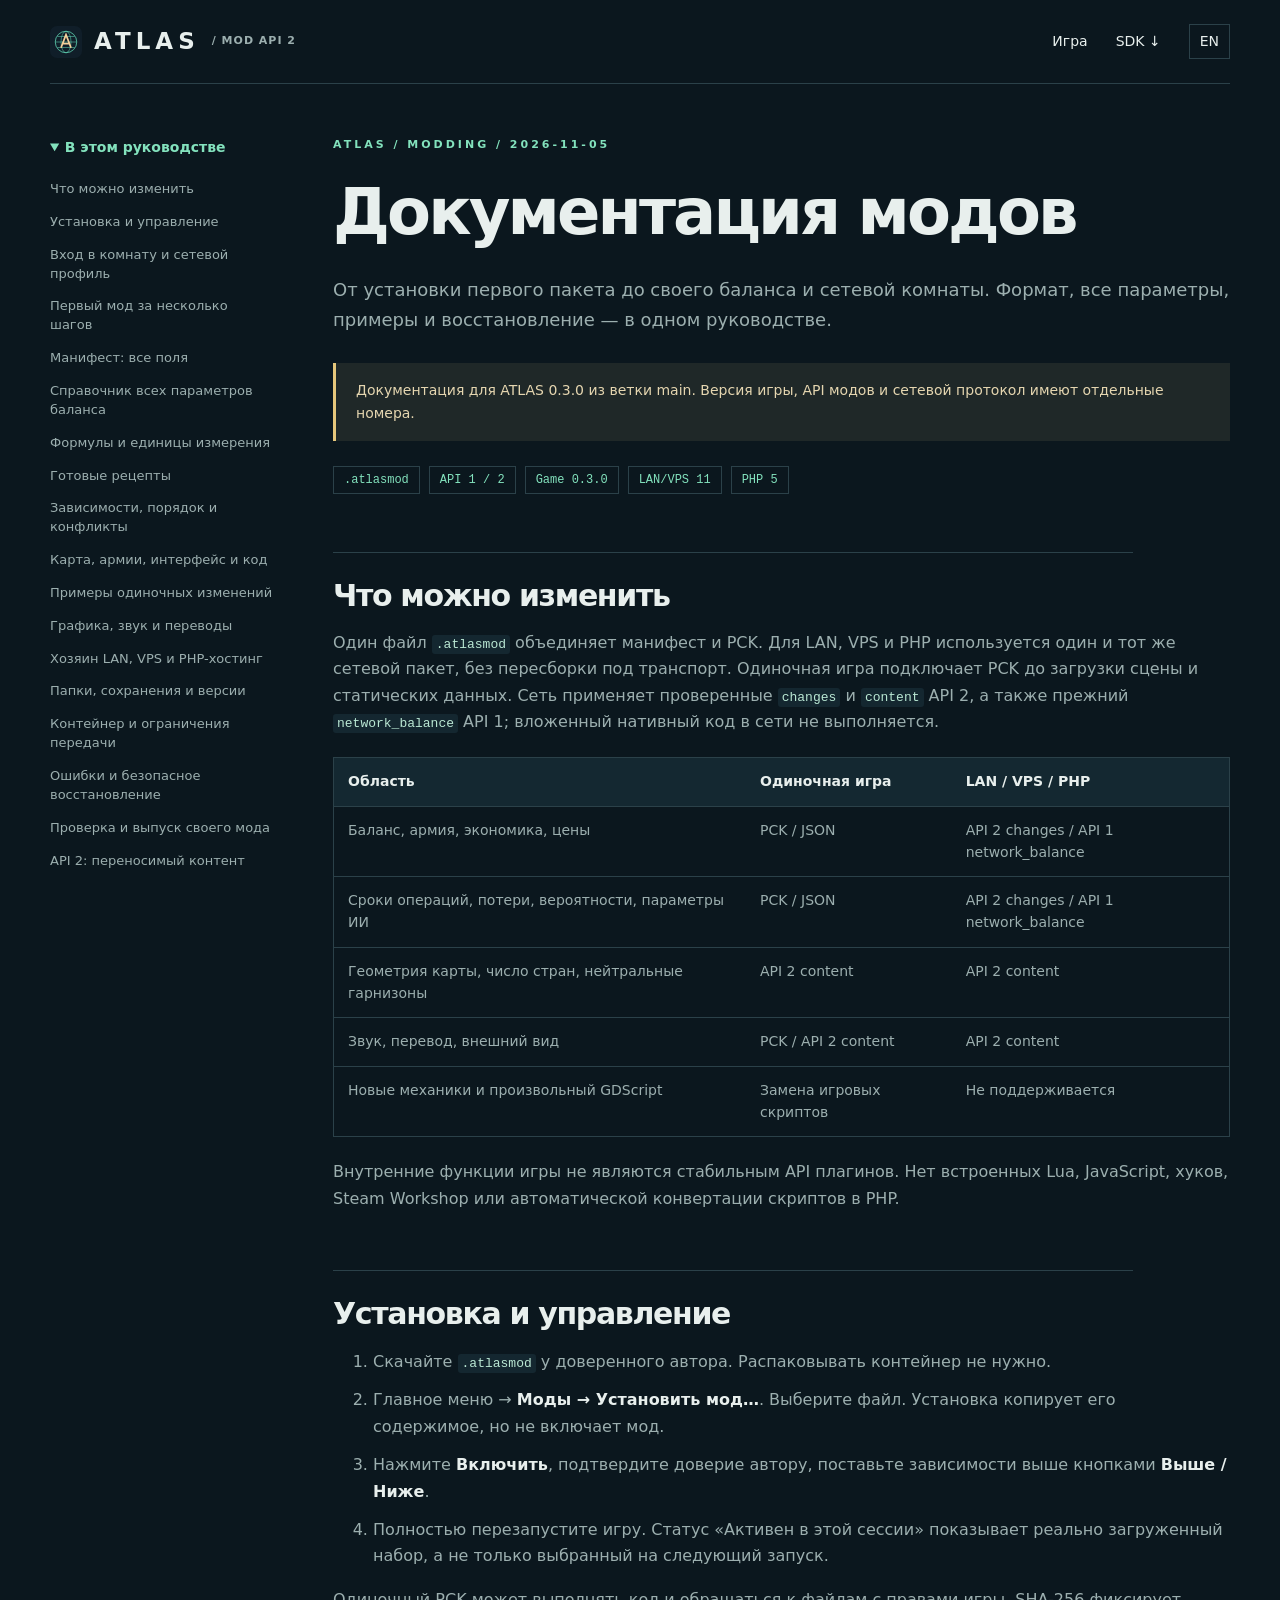
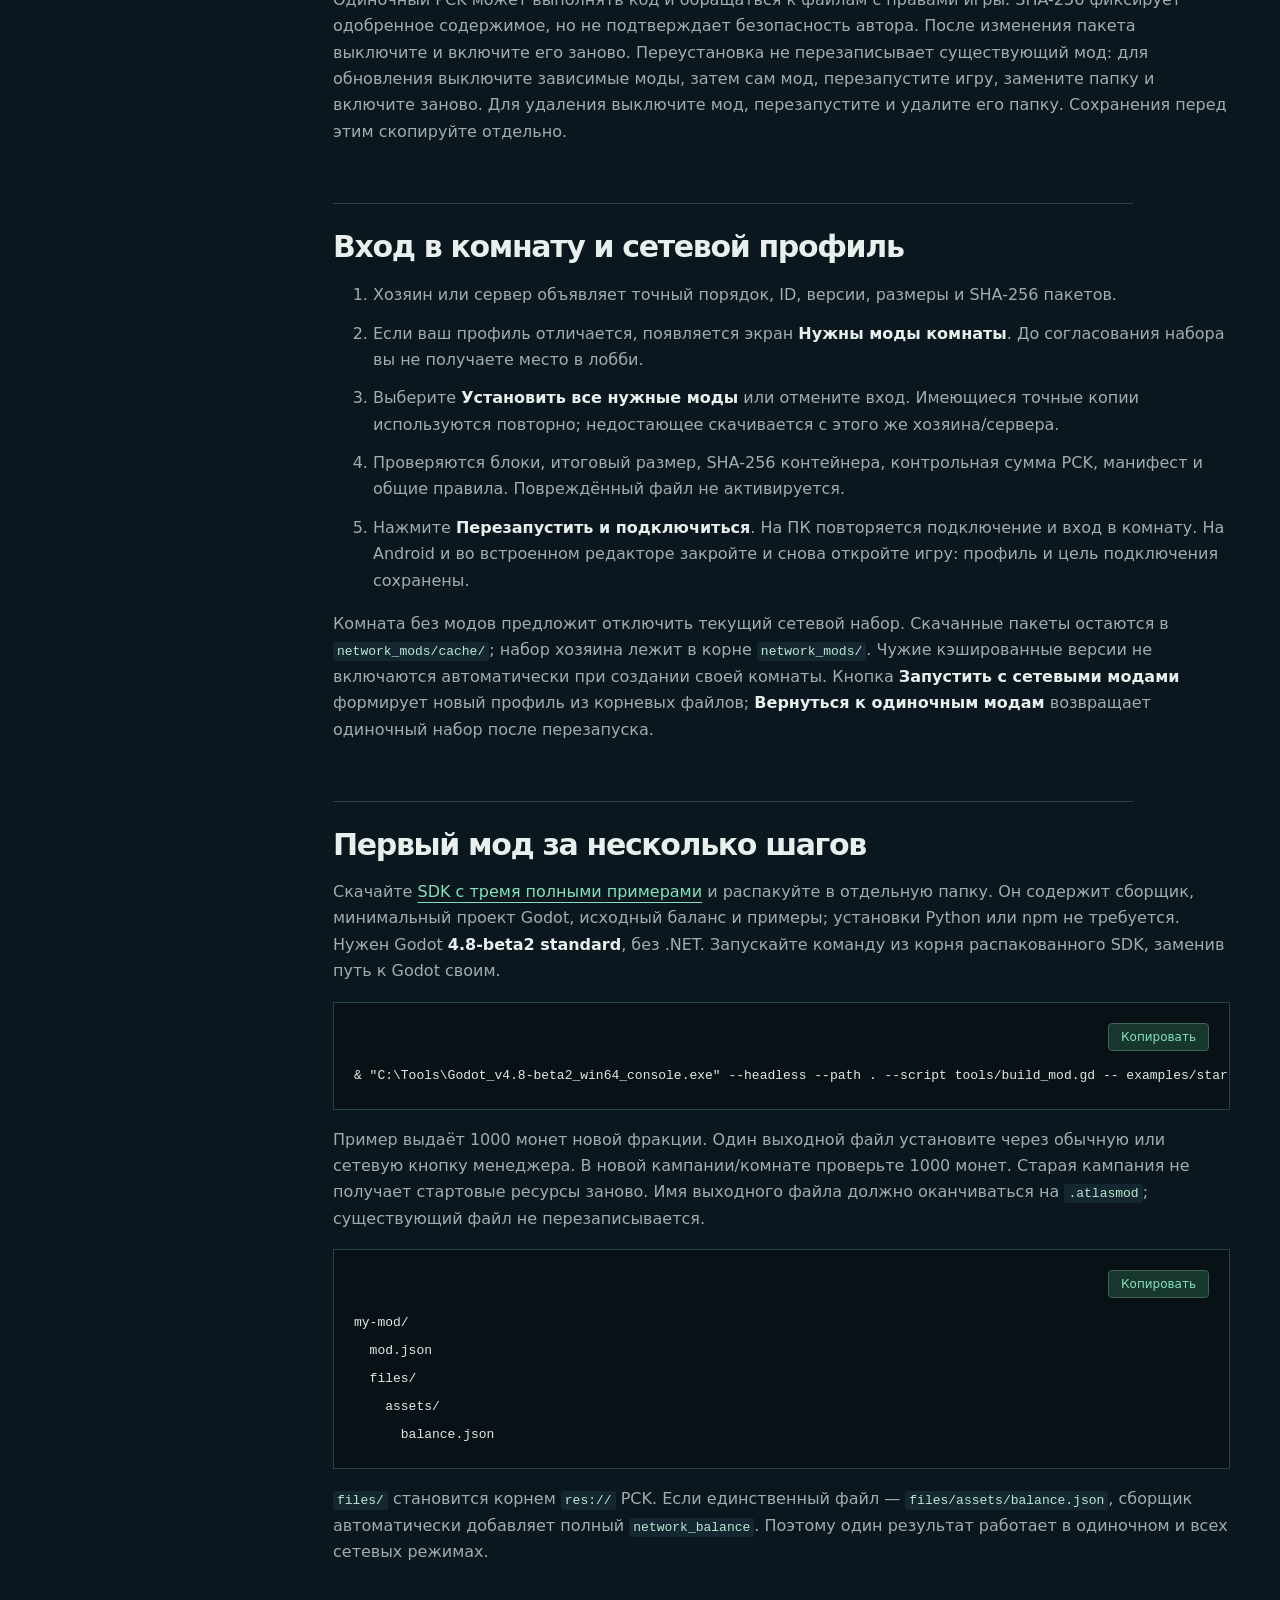
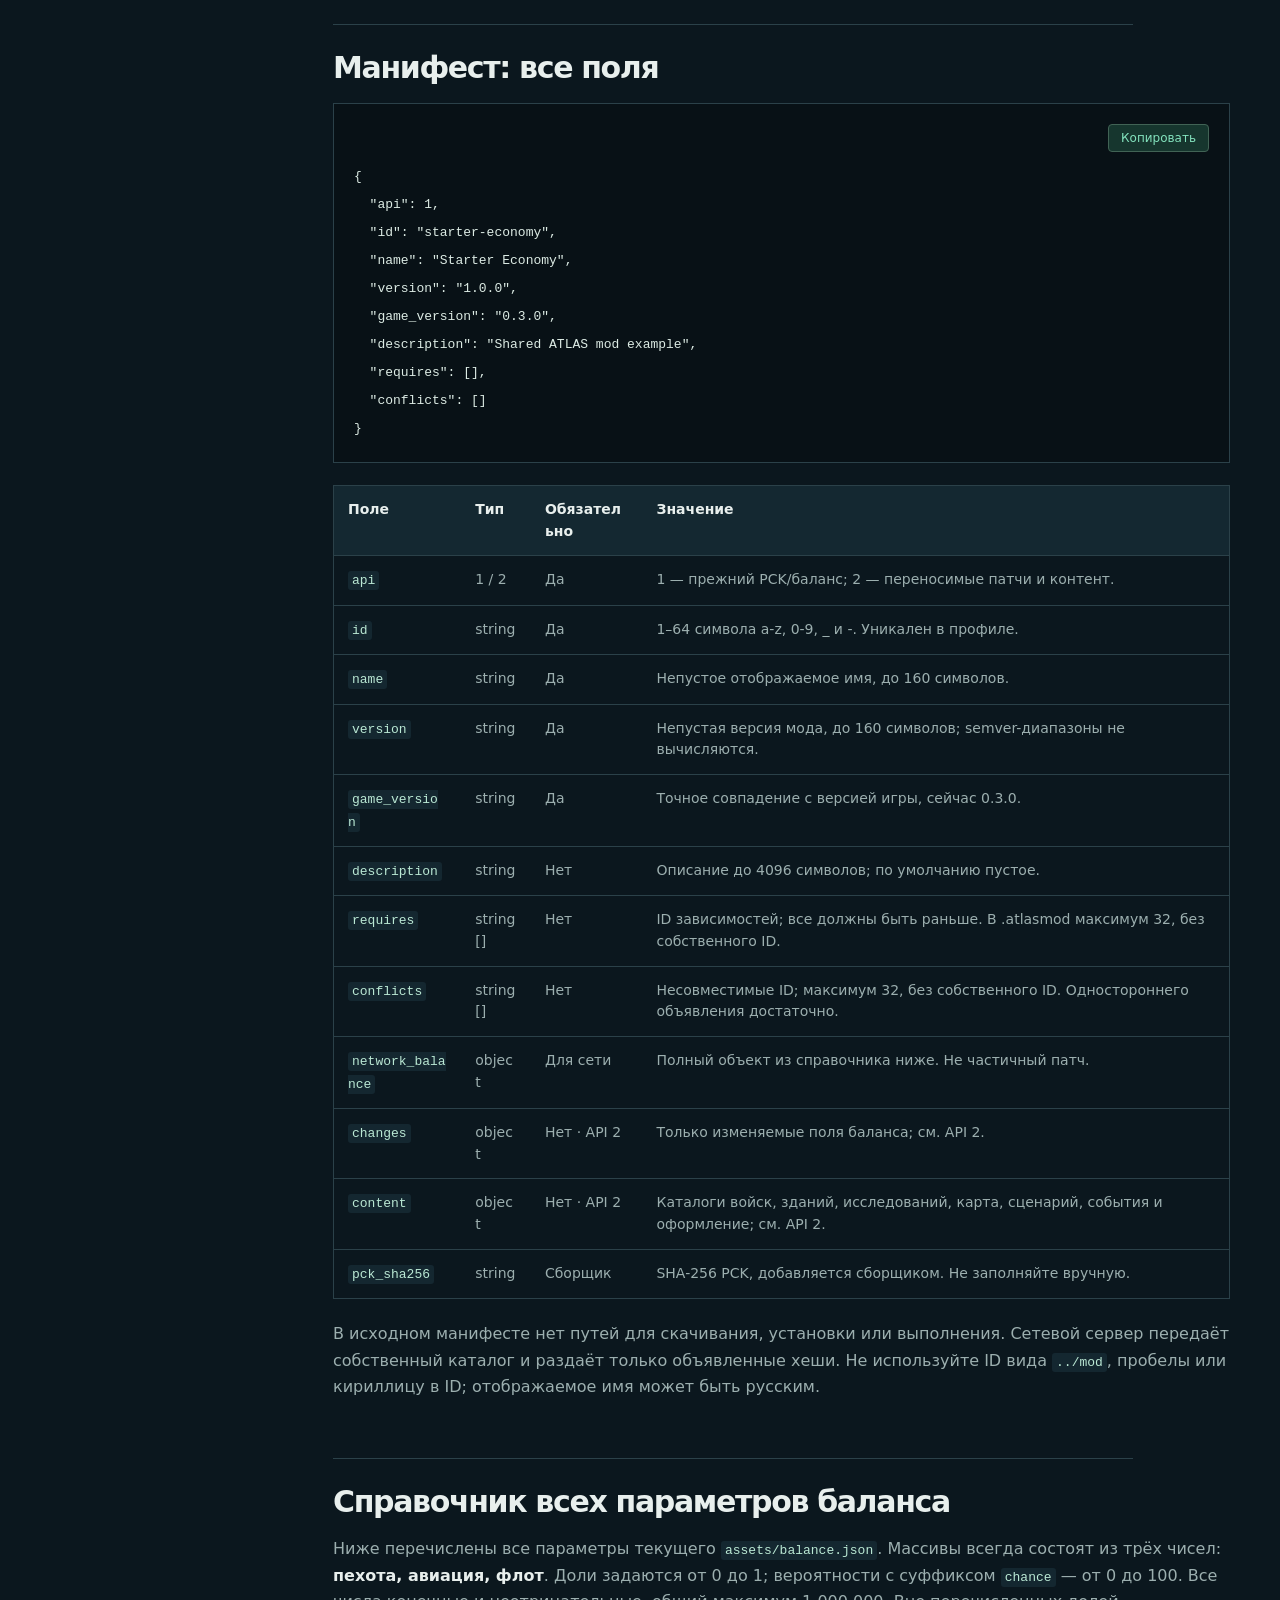
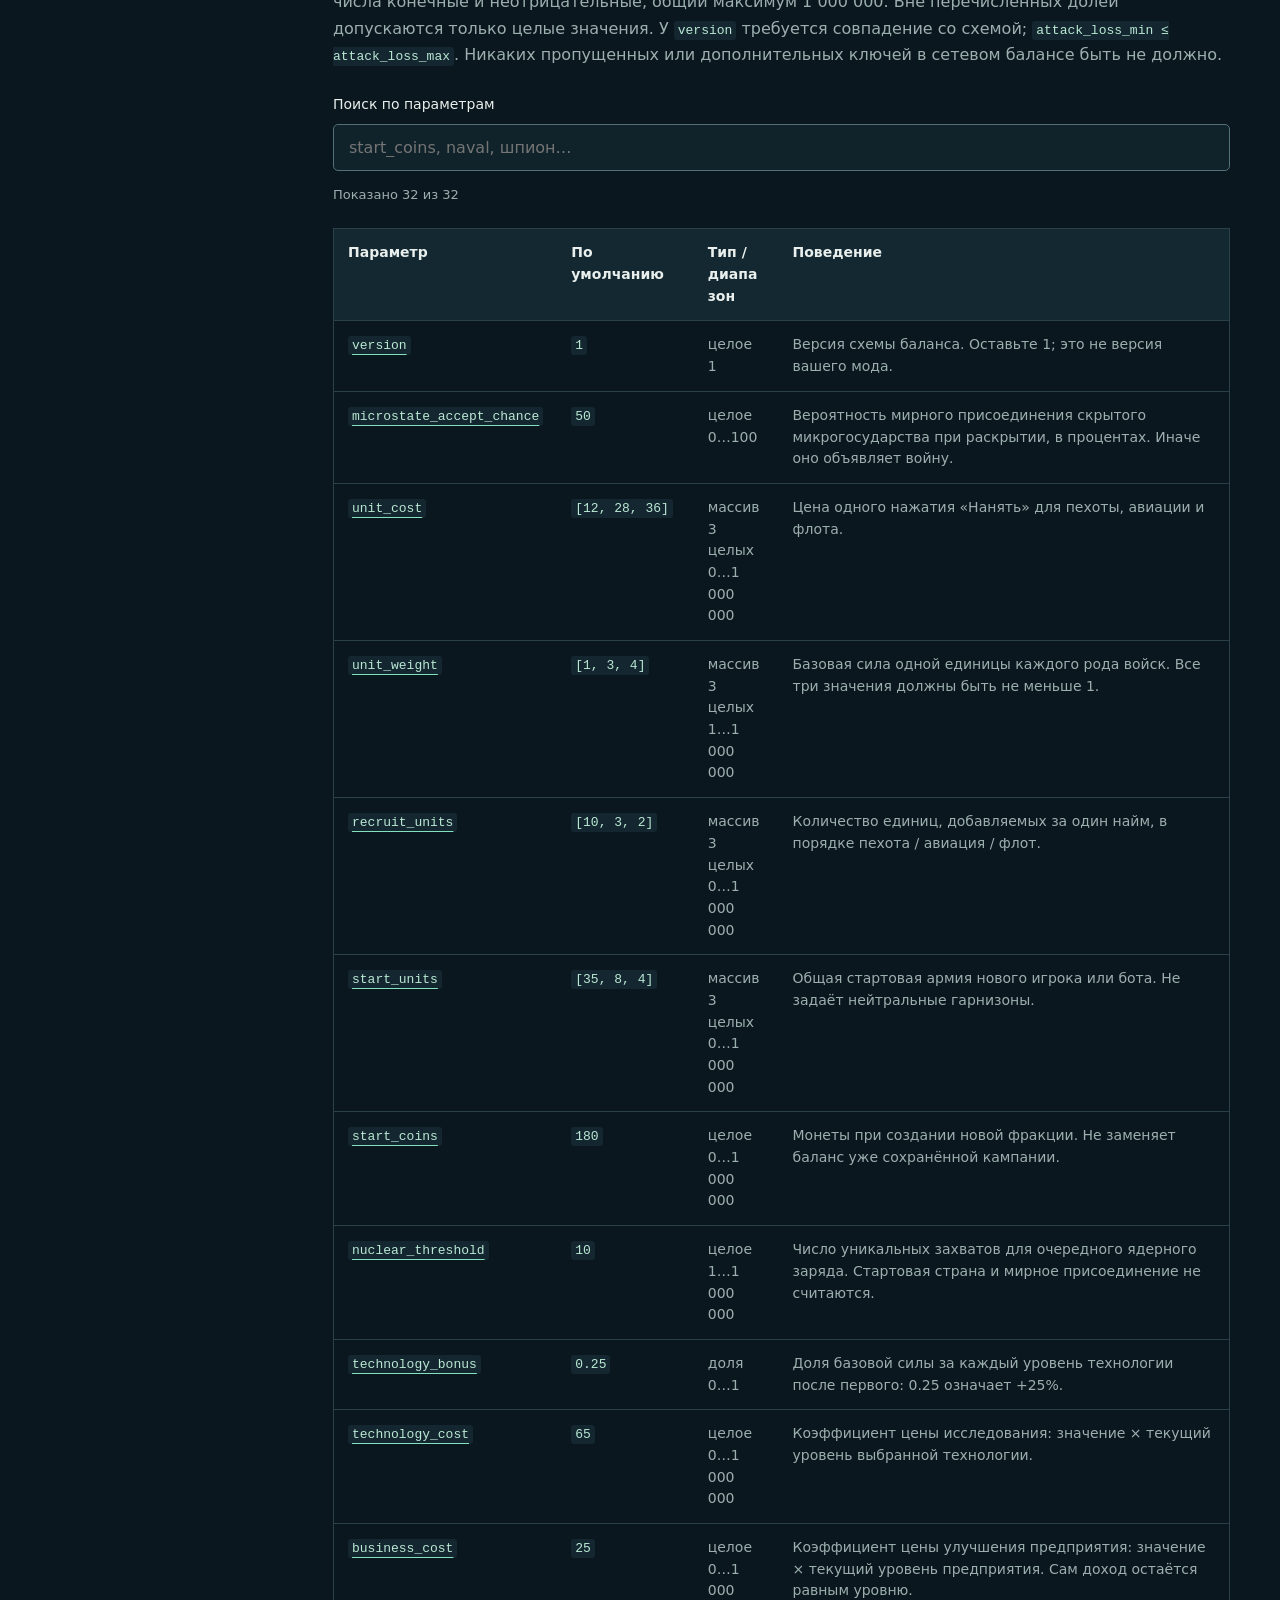
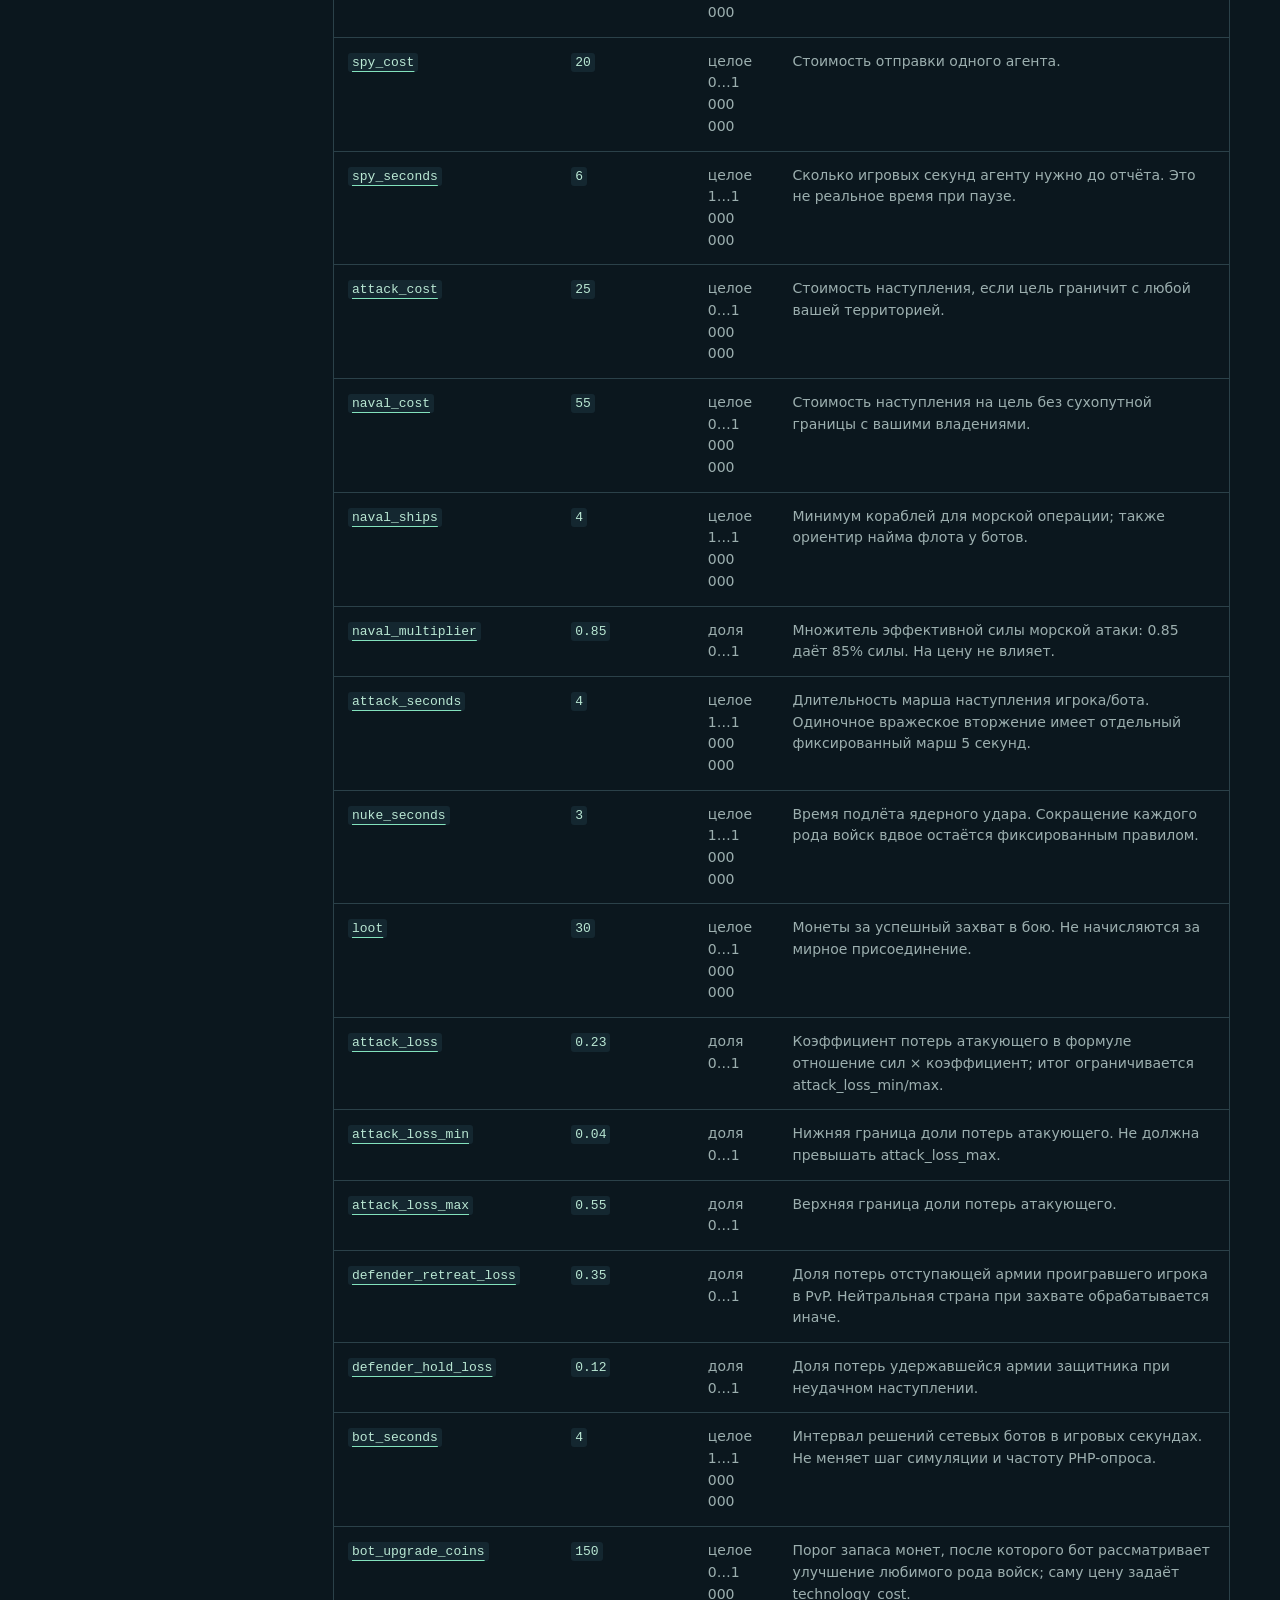
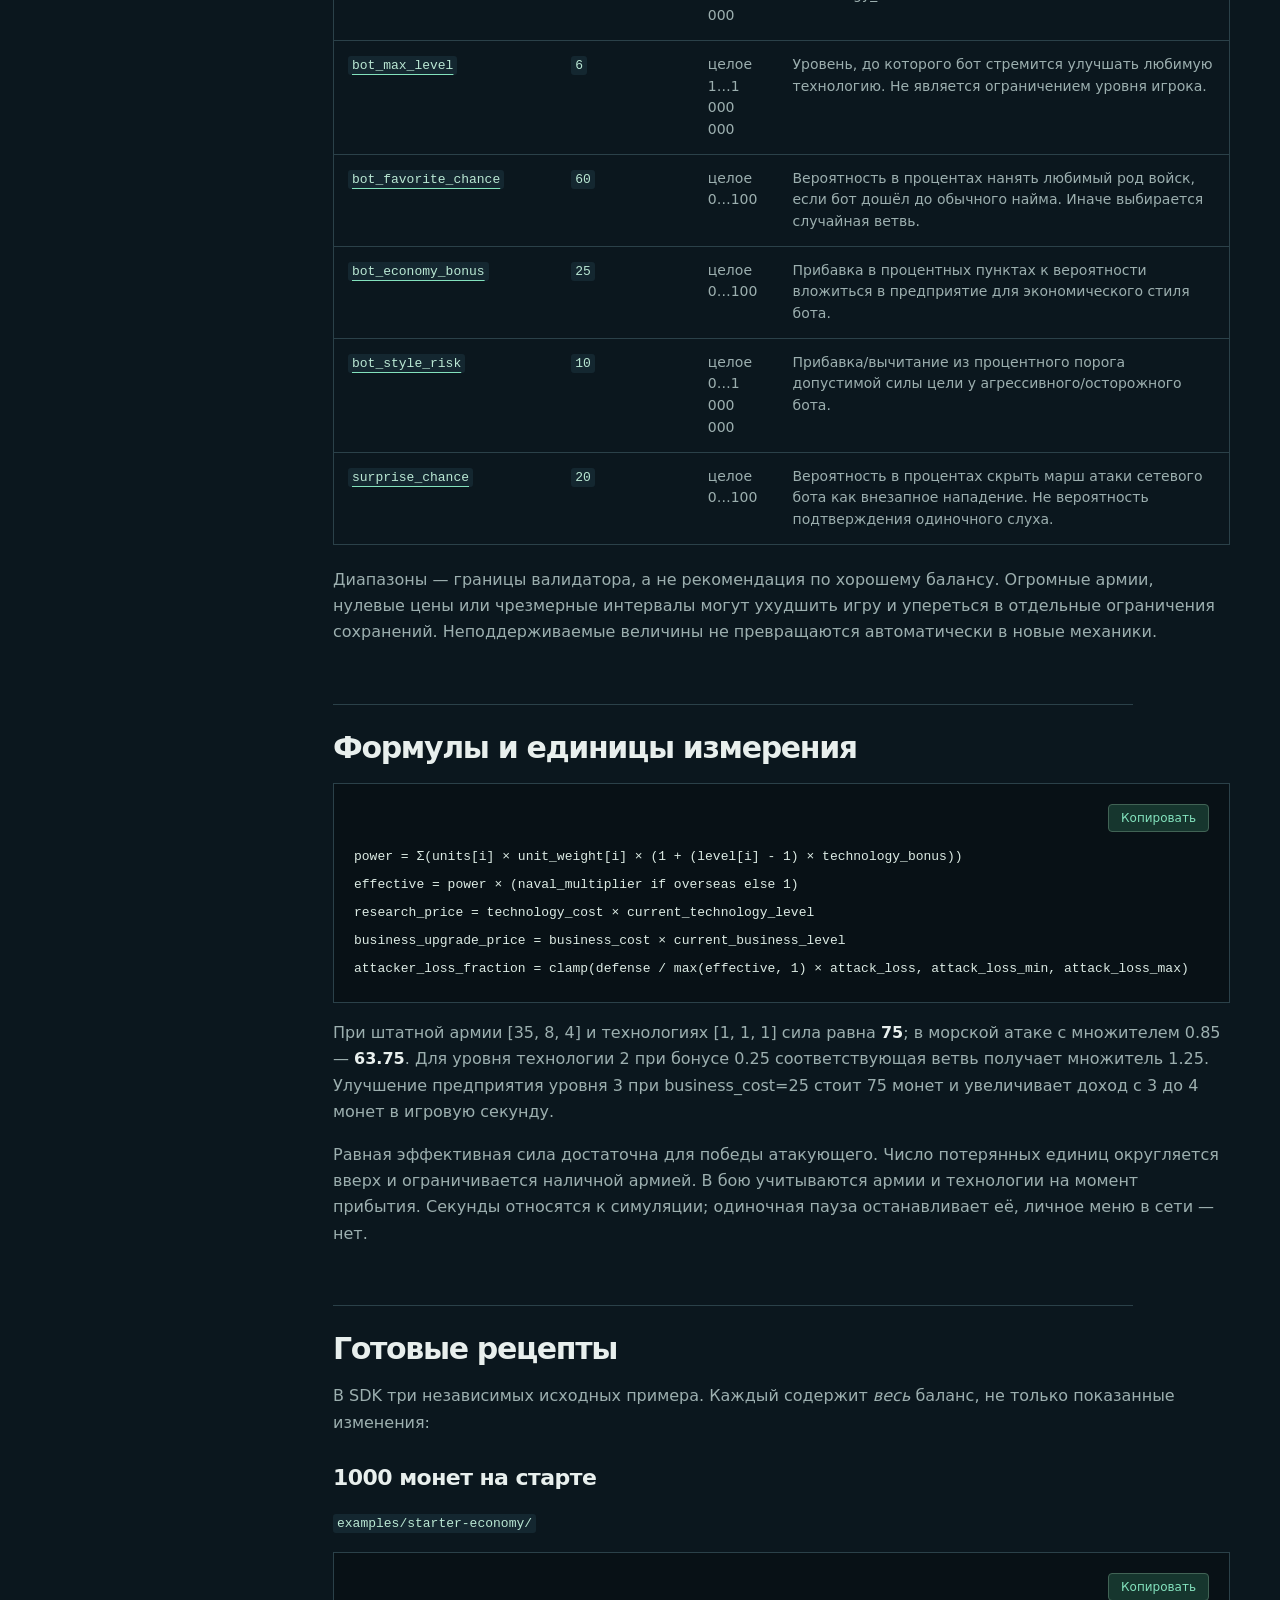
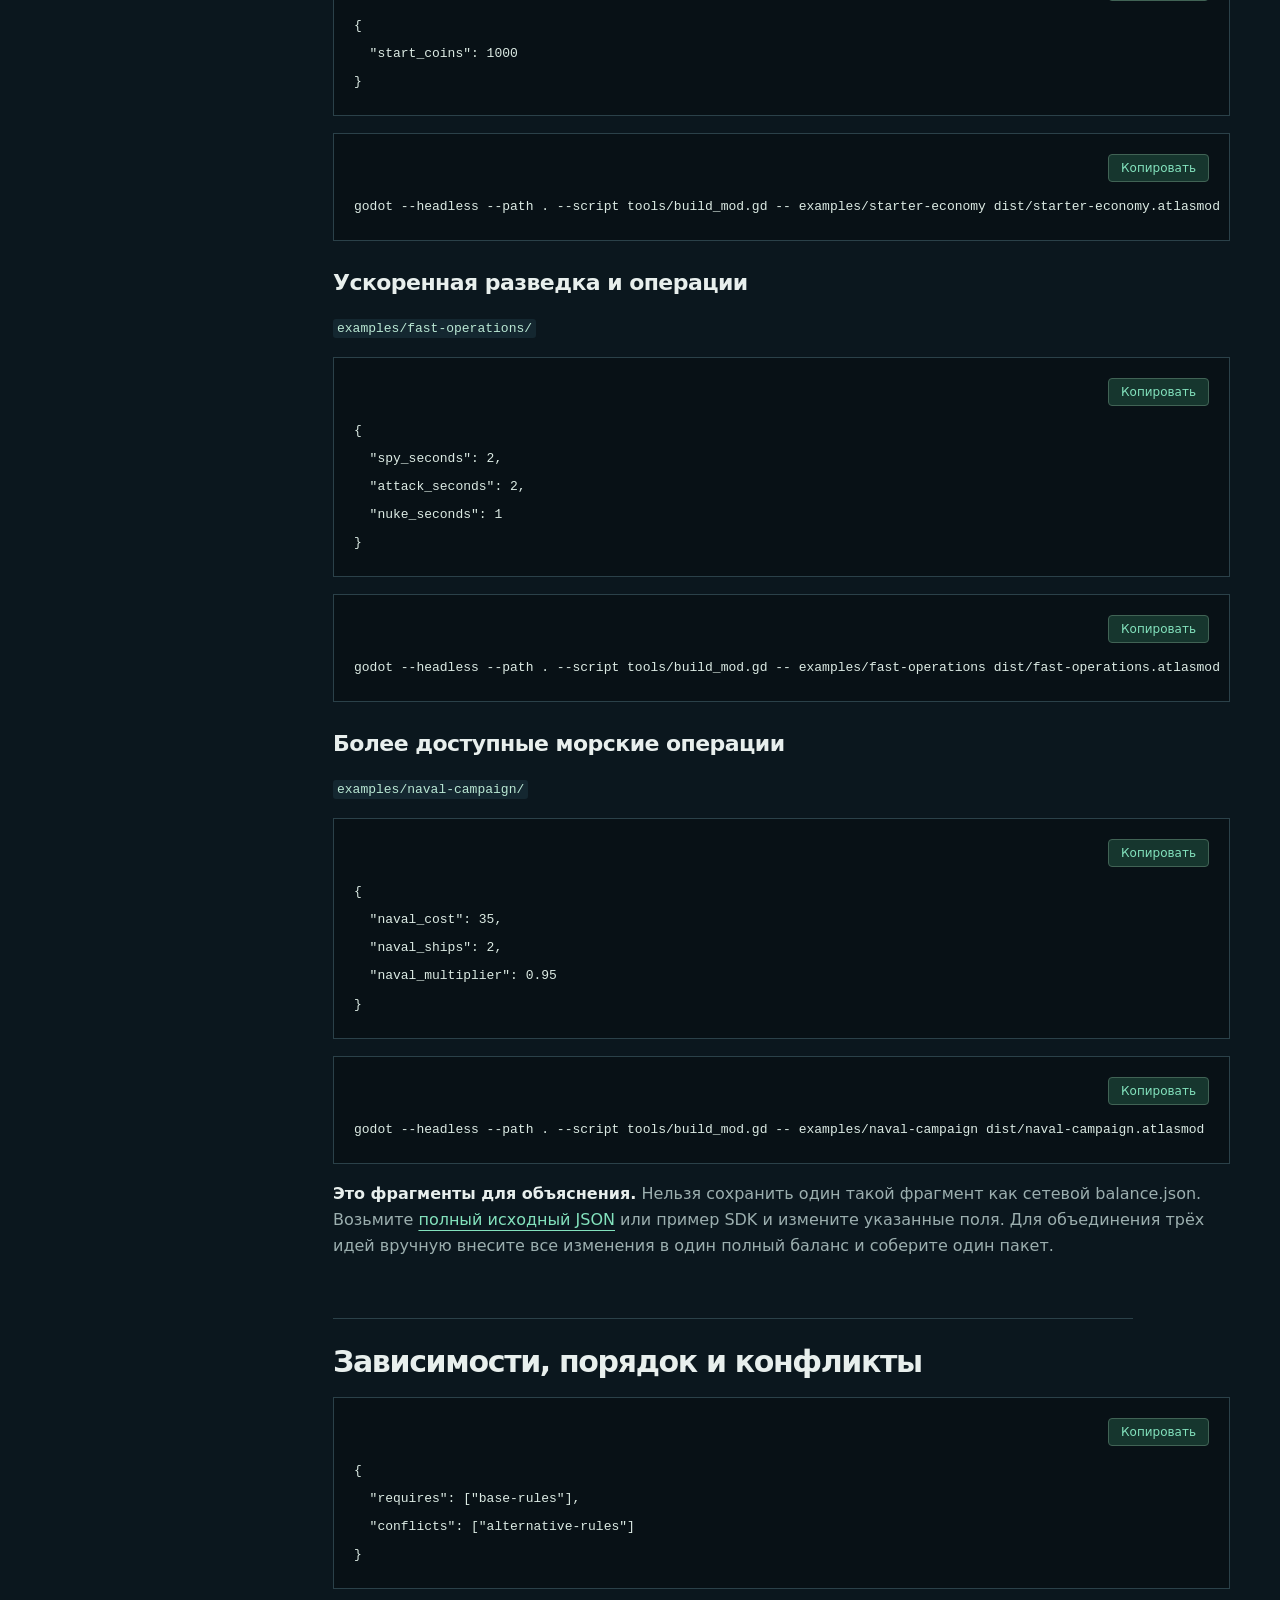
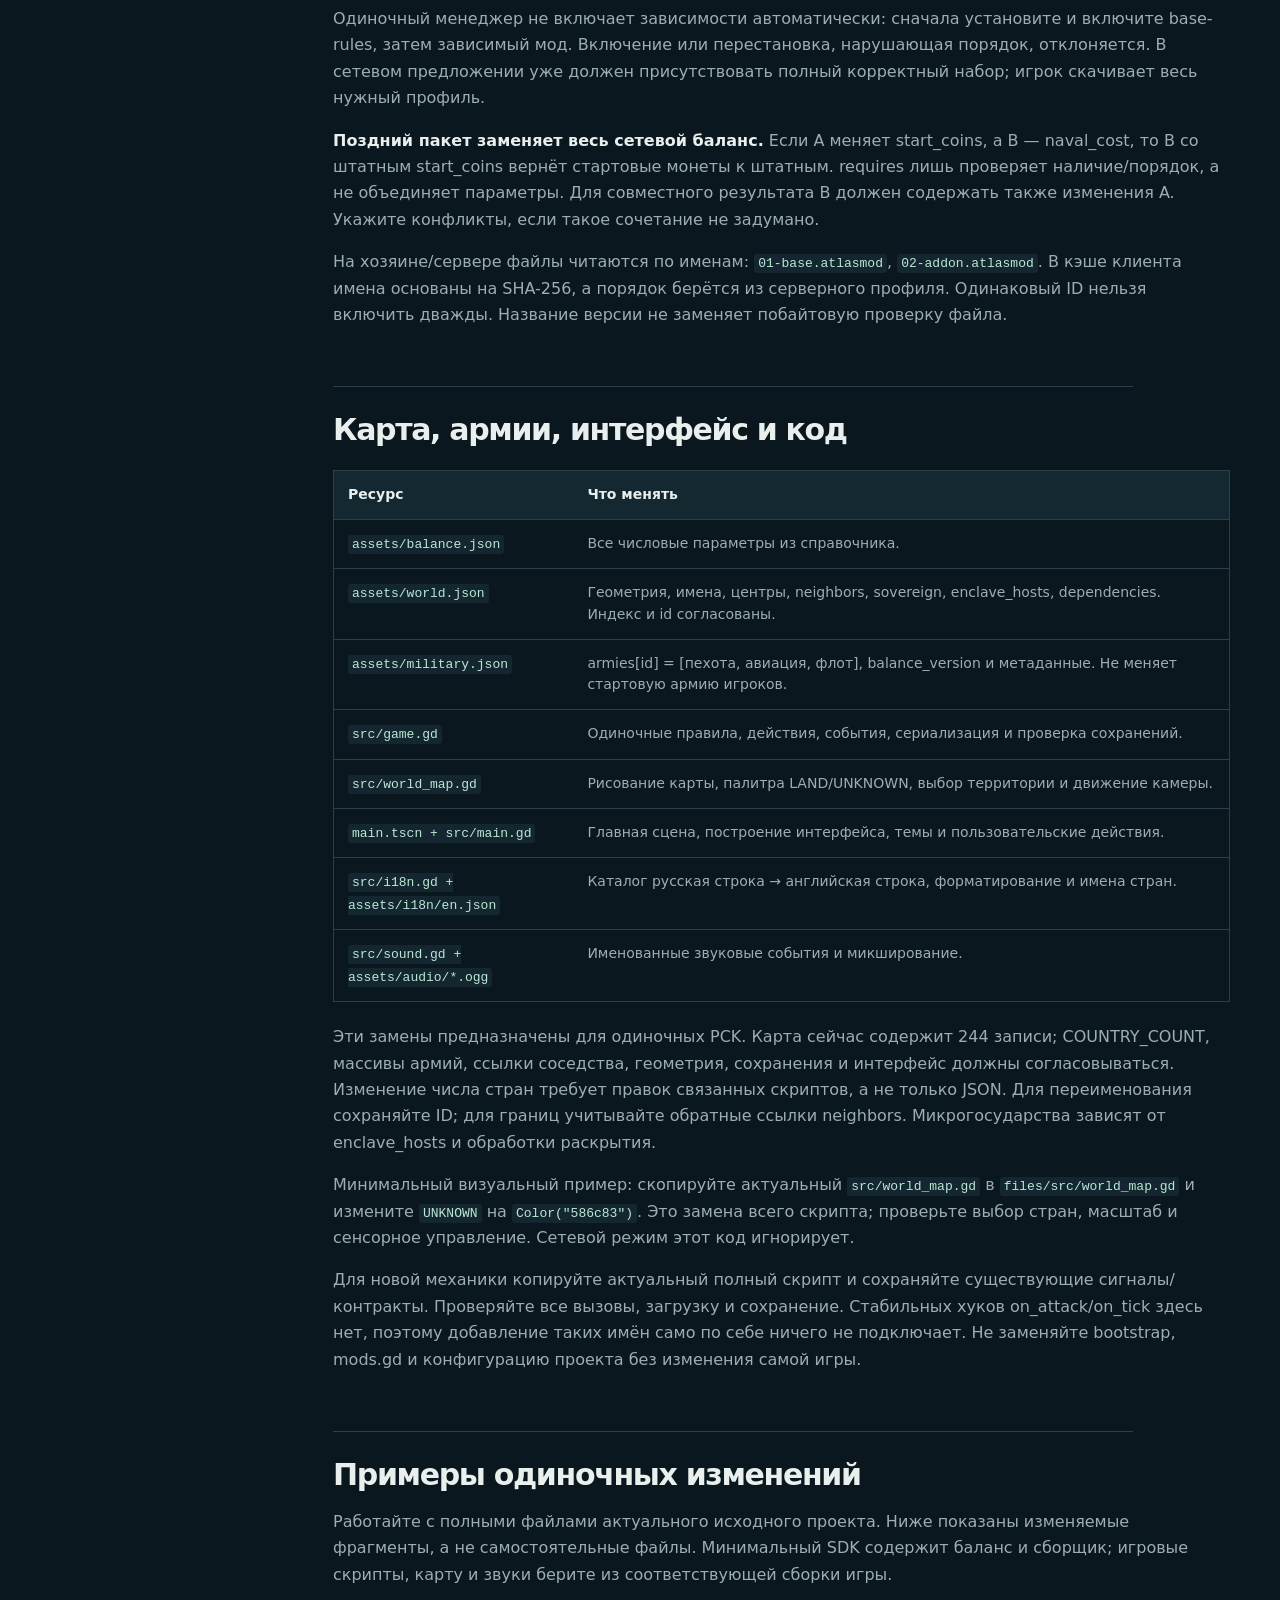
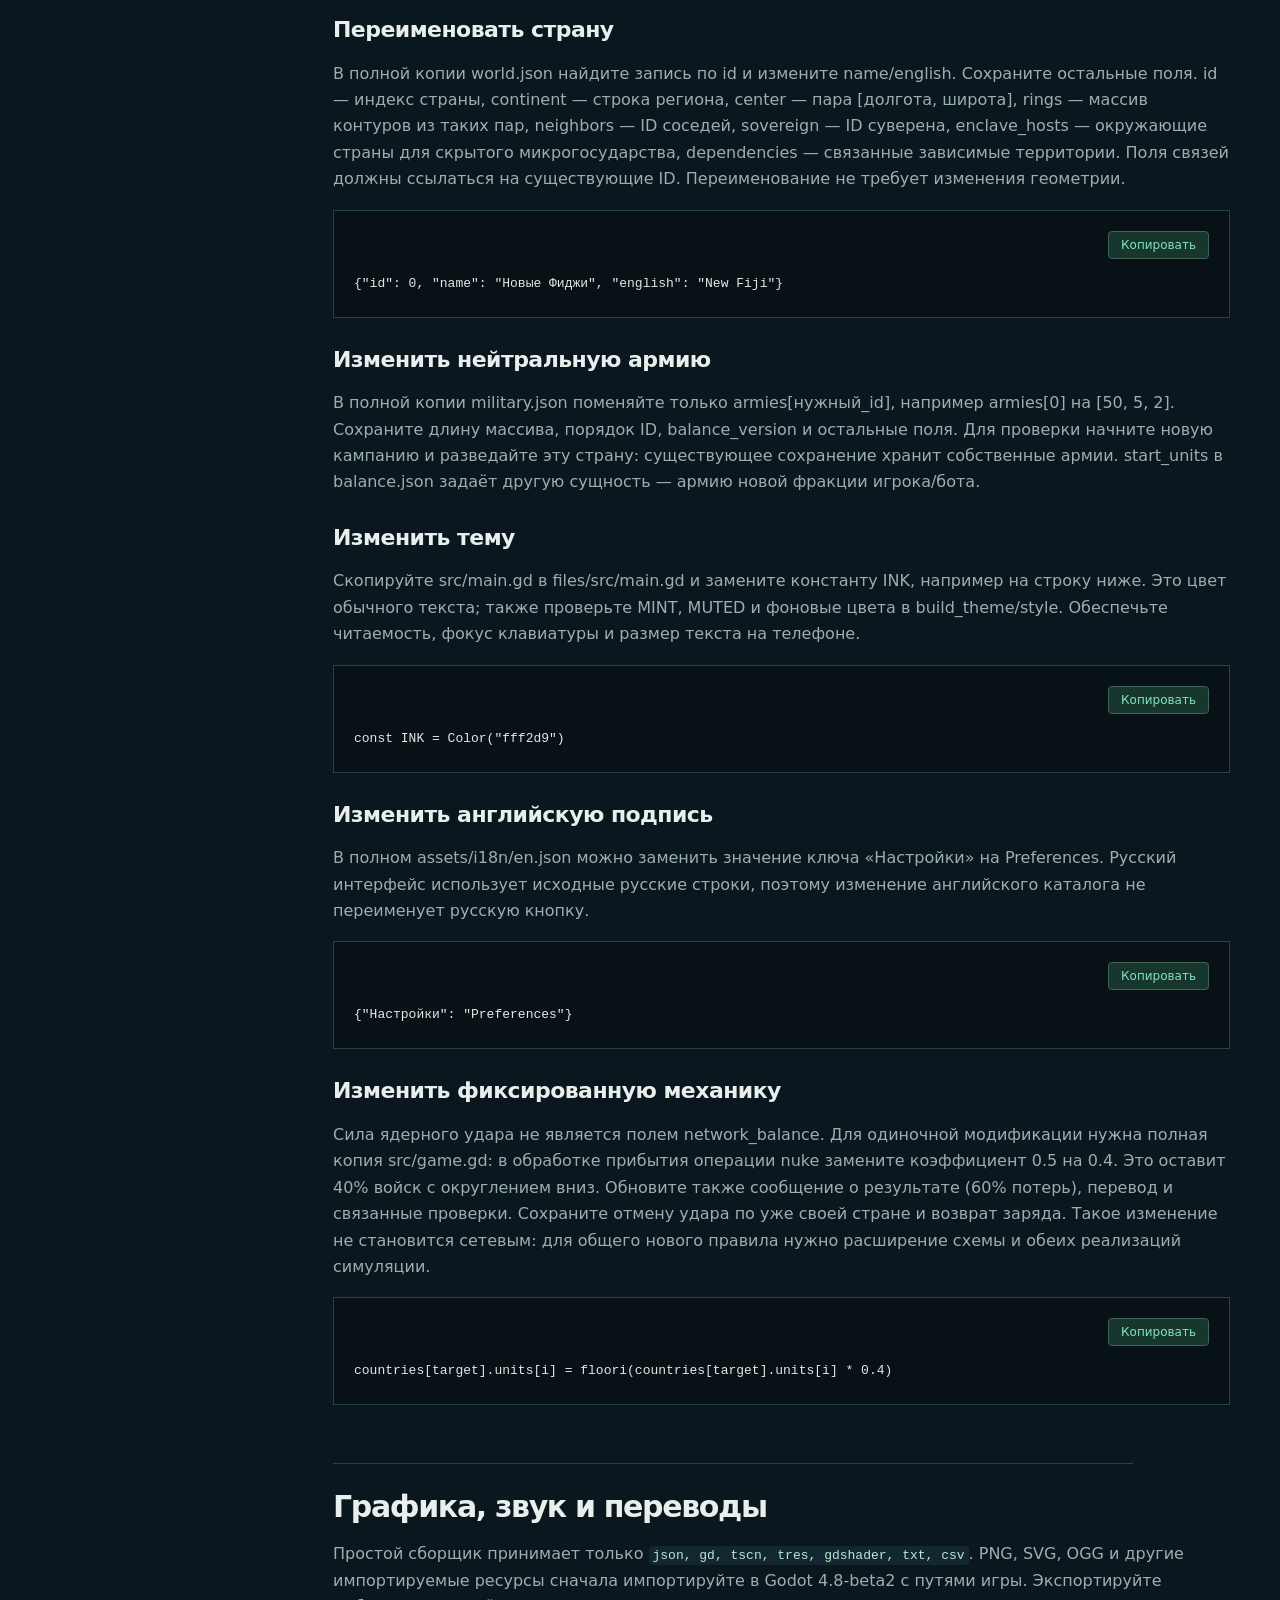
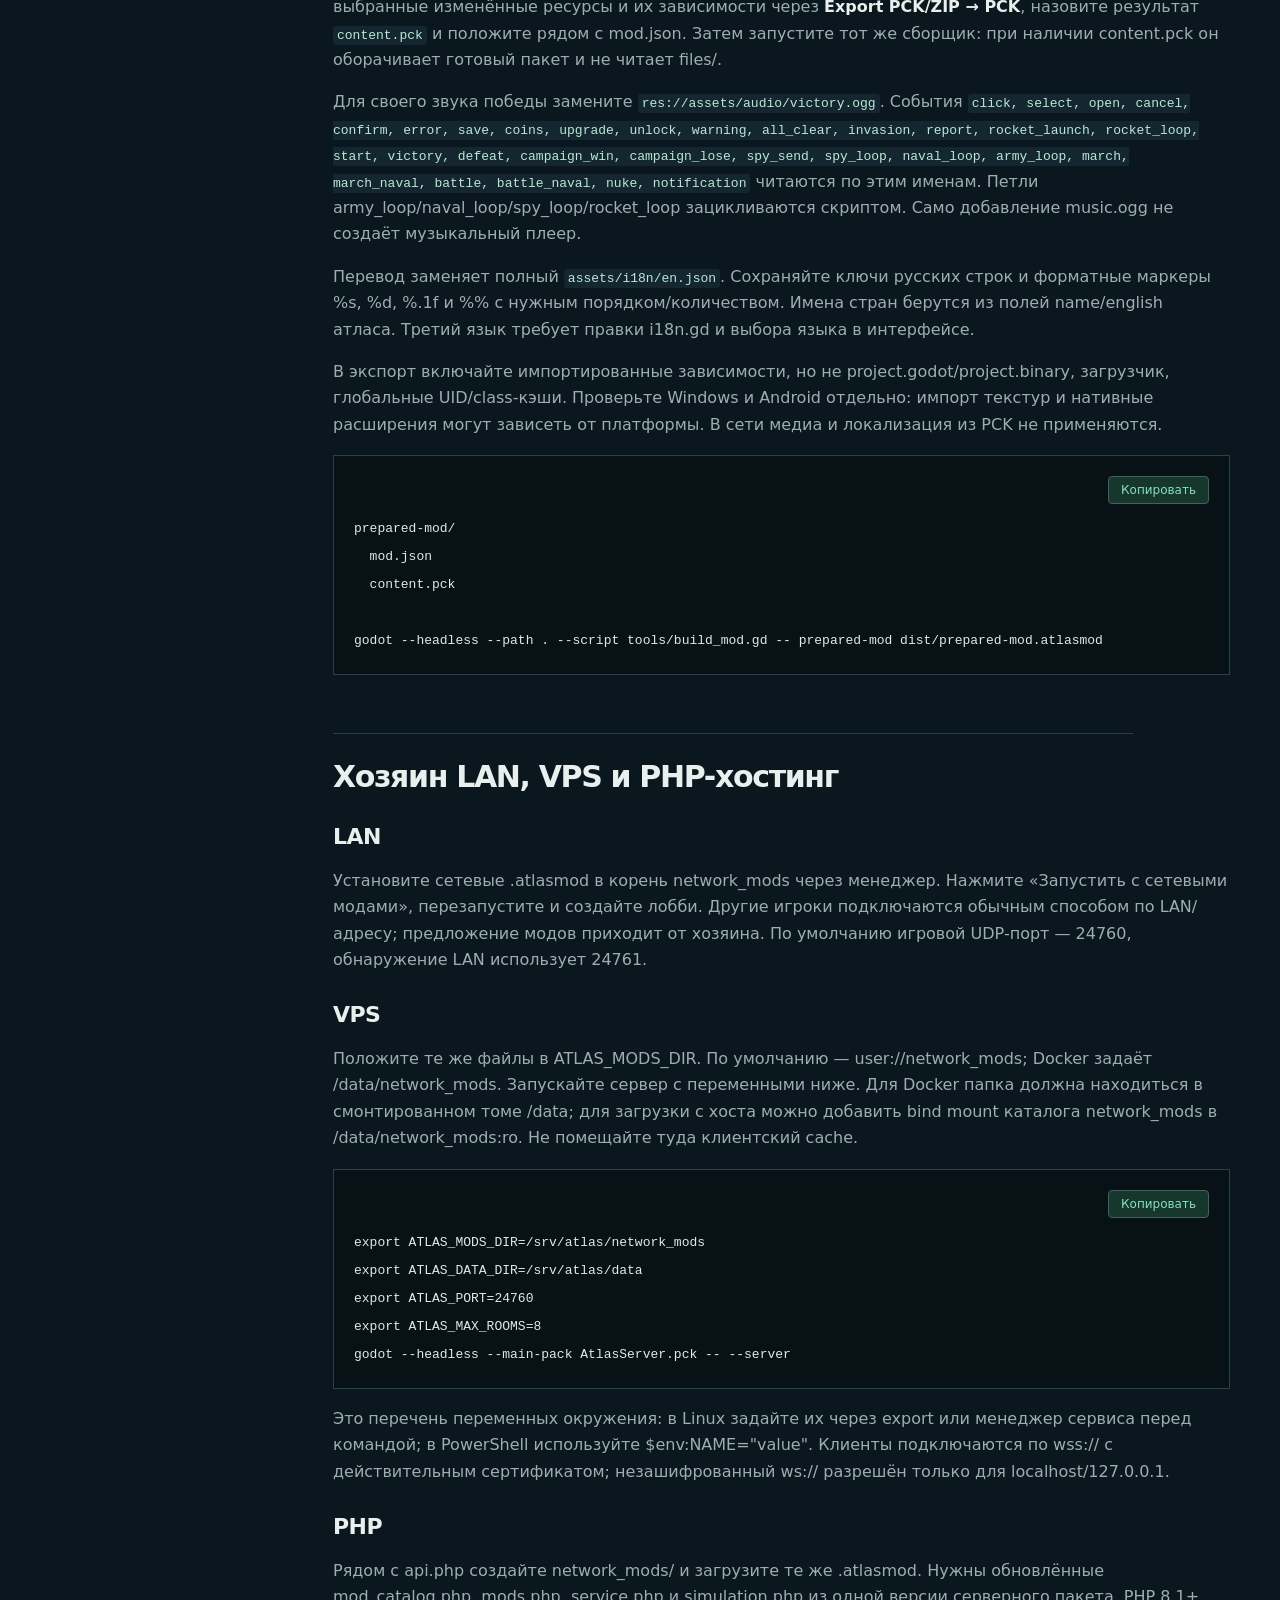
<file: website/mods.ru.html>
<!doctype html>
<html lang="ru"><head><meta charset="utf-8"><meta name="viewport" content="width=device-width,initial-scale=1"><title>Документация модов — ATLAS</title><meta name="description" content="От установки первого пакета до своего баланса и сетевой комнаты. Формат, все параметры, примеры и восстановление — в одном руководстве."><meta name="theme-color" content="#0b171e"><link rel="icon" href="assets/icon.svg"><link rel="stylesheet" href="style.css"><link rel="stylesheet" href="mod-docs.css"><link rel="alternate" hreflang="en" href="mods.html"><script src="mod-docs.js" defer></script></head>
<body class="documentation"><a class="skip-link" href="#content">К содержимому</a><header class="wrap"><a class="brand" href="ru.html"><img src="assets/icon.svg" width="32" height="32" alt="">ATLAS<span> / MOD API 2</span></a><nav aria-label="Навигация"><a href="ru.html">Игра</a><a href="examples/atlas-mod-sdk.zip" download>SDK ↓</a><a class="language" href="mods.html" lang="en">EN</a></nav></header>
<main class="wrap docs-layout"><aside class="toc"><details open><summary>В этом руководстве</summary><nav aria-label="Оглавление"><a href="#capabilities">Что можно изменить</a><a href="#players">Установка и управление</a><a href="#network">Вход в комнату и сетевой профиль</a><a href="#quickstart">Первый мод за несколько шагов</a><a href="#manifest">Манифест: все поля</a><a href="#balance">Справочник всех параметров баланса</a><a href="#formulas">Формулы и единицы измерения</a><a href="#recipes">Готовые рецепты</a><a href="#order">Зависимости, порядок и конфликты</a><a href="#resources">Карта, армии, интерфейс и код</a><a href="#solo-examples">Примеры одиночных изменений</a><a href="#media">Графика, звук и переводы</a><a href="#hosting">Хозяин LAN, VPS и PHP-хостинг</a><a href="#saves">Папки, сохранения и версии</a><a href="#container">Контейнер и ограничения передачи</a><a href="#troubleshooting">Ошибки и безопасное восстановление</a><a href="#testing">Проверка и выпуск своего мода</a><a href="#api2">API 2: переносимый контент</a></nav></details></aside><article id="content" class="doc-content"><p class="eyebrow">ATLAS / MODDING / 2026-11-05</p><h1>Документация модов</h1><p class="intro">От установки первого пакета до своего баланса и сетевой комнаты. Формат, все параметры, примеры и восстановление — в одном руководстве.</p><p class="notice">Документация для ATLAS 0.3.0 из ветки main. Версия игры, API модов и сетевой протокол имеют отдельные номера.</p><div class="doc-badges"><span>.atlasmod</span><span>API 1 / 2</span><span>Game 0.3.0</span><span>LAN/VPS 11</span><span>PHP 5</span></div><section id="capabilities" class="doc-section"><h2>Что можно изменить</h2><p>Один файл <code>.atlasmod</code> объединяет манифест и PCK. Для LAN, VPS и PHP используется один и тот же сетевой пакет, без пересборки под транспорт. Одиночная игра подключает PCK до загрузки сцены и статических данных. Сеть применяет проверенные <code>changes</code> и <code>content</code> API 2, а также прежний <code>network_balance</code> API 1; вложенный нативный код в сети не выполняется.</p><div class="table-scroll" tabindex="0"><table><thead><tr><th scope="col">Область</th><th scope="col">Одиночная игра</th><th scope="col">LAN / VPS / PHP</th></tr></thead><tbody><tr><td>Баланс, армия, экономика, цены</td><td>PCK / JSON</td><td>API 2 changes / API 1 network_balance</td></tr><tr><td>Сроки операций, потери, вероятности, параметры ИИ</td><td>PCK / JSON</td><td>API 2 changes / API 1 network_balance</td></tr><tr><td>Геометрия карты, число стран, нейтральные гарнизоны</td><td>API 2 content</td><td>API 2 content</td></tr><tr><td>Звук, перевод, внешний вид</td><td>PCK / API 2 content</td><td>API 2 content</td></tr><tr><td>Новые механики и произвольный GDScript</td><td>Замена игровых скриптов</td><td>Не поддерживается</td></tr></tbody></table></div><p>Внутренние функции игры не являются стабильным API плагинов. Нет встроенных Lua, JavaScript, хуков, Steam Workshop или автоматической конвертации скриптов в PHP.</p></section><section id="players" class="doc-section"><h2>Установка и управление</h2><ol><li>Скачайте <code>.atlasmod</code> у доверенного автора. Распаковывать контейнер не нужно.</li><li>Главное меню → <strong>Моды → Установить мод…</strong>. Выберите файл. Установка копирует его содержимое, но не включает мод.</li><li>Нажмите <strong>Включить</strong>, подтвердите доверие автору, поставьте зависимости выше кнопками <strong>Выше / Ниже</strong>.</li><li>Полностью перезапустите игру. Статус «Активен в этой сессии» показывает реально загруженный набор, а не только выбранный на следующий запуск.</li></ol><p>Одиночный PCK может выполнять код и обращаться к файлам с правами игры. SHA-256 фиксирует одобренное содержимое, но не подтверждает безопасность автора. После изменения пакета выключите и включите его заново. Переустановка не перезаписывает существующий мод: для обновления выключите зависимые моды, затем сам мод, перезапустите игру, замените папку и включите заново. Для удаления выключите мод, перезапустите и удалите его папку. Сохранения перед этим скопируйте отдельно.</p></section><section id="network" class="doc-section"><h2>Вход в комнату и сетевой профиль</h2><ol><li>Хозяин или сервер объявляет точный порядок, ID, версии, размеры и SHA-256 пакетов.</li><li>Если ваш профиль отличается, появляется экран <strong>Нужны моды комнаты</strong>. До согласования набора вы не получаете место в лобби.</li><li>Выберите <strong>Установить все нужные моды</strong> или отмените вход. Имеющиеся точные копии используются повторно; недостающее скачивается с этого же хозяина/сервера.</li><li>Проверяются блоки, итоговый размер, SHA-256 контейнера, контрольная сумма PCK, манифест и общие правила. Повреждённый файл не активируется.</li><li>Нажмите <strong>Перезапустить и подключиться</strong>. На ПК повторяется подключение и вход в комнату. На Android и во встроенном редакторе закройте и снова откройте игру: профиль и цель подключения сохранены.</li></ol><p>Комната без модов предложит отключить текущий сетевой набор. Скачанные пакеты остаются в <code>network_mods/cache/</code>; набор хозяина лежит в корне <code>network_mods/</code>. Чужие кэшированные версии не включаются автоматически при создании своей комнаты. Кнопка <strong>Запустить с сетевыми модами</strong> формирует новый профиль из корневых файлов; <strong>Вернуться к одиночным модам</strong> возвращает одиночный набор после перезапуска.</p></section><section id="quickstart" class="doc-section"><h2>Первый мод за несколько шагов</h2><p>Скачайте <a href="examples/atlas-mod-sdk.zip" download>SDK с тремя полными примерами</a> и распакуйте в отдельную папку. Он содержит сборщик, минимальный проект Godot, исходный баланс и примеры; установки Python или npm не требуется. Нужен Godot <strong>4.8-beta2 standard</strong>, без .NET. Запускайте команду из корня распакованного SDK, заменив путь к Godot своим.</p><pre><code class="language-powershell">&amp; &quot;C:\Tools\Godot_v4.8-beta2_win64_console.exe&quot; --headless --path . --script tools/build_mod.gd -- examples/starter-economy dist/starter-economy.atlasmod</code></pre><p>Пример выдаёт 1000 монет новой фракции. Один выходной файл установите через обычную или сетевую кнопку менеджера. В новой кампании/комнате проверьте 1000 монет. Старая кампания не получает стартовые ресурсы заново. Имя выходного файла должно оканчиваться на <code>.atlasmod</code>; существующий файл не перезаписывается.</p><pre><code class="language-text">my-mod/
  mod.json
  files/
    assets/
      balance.json</code></pre><p><code>files/</code> становится корнем <code>res://</code> PCK. Если единственный файл — <code>files/assets/balance.json</code>, сборщик автоматически добавляет полный <code>network_balance</code>. Поэтому один результат работает в одиночном и всех сетевых режимах.</p></section><section id="manifest" class="doc-section"><h2>Манифест: все поля</h2><pre><code class="language-json">{
  &quot;api&quot;: 1,
  &quot;id&quot;: &quot;starter-economy&quot;,
  &quot;name&quot;: &quot;Starter Economy&quot;,
  &quot;version&quot;: &quot;1.0.0&quot;,
  &quot;game_version&quot;: &quot;0.3.0&quot;,
  &quot;description&quot;: &quot;Shared ATLAS mod example&quot;,
  &quot;requires&quot;: [],
  &quot;conflicts&quot;: []
}</code></pre><div class="table-scroll" tabindex="0"><table><thead><tr><th scope="col">Поле</th><th scope="col">Тип</th><th scope="col">Обязательно</th><th scope="col">Значение</th></tr></thead><tbody><tr><td><code>api</code></td><td>1 / 2</td><td>Да</td><td>1 — прежний PCK/баланс; 2 — переносимые патчи и контент.</td></tr><tr><td><code>id</code></td><td>string</td><td>Да</td><td>1–64 символа a-z, 0-9, _ и -. Уникален в профиле.</td></tr><tr><td><code>name</code></td><td>string</td><td>Да</td><td>Непустое отображаемое имя, до 160 символов.</td></tr><tr><td><code>version</code></td><td>string</td><td>Да</td><td>Непустая версия мода, до 160 символов; semver-диапазоны не вычисляются.</td></tr><tr><td><code>game_version</code></td><td>string</td><td>Да</td><td>Точное совпадение с версией игры, сейчас 0.3.0.</td></tr><tr><td><code>description</code></td><td>string</td><td>Нет</td><td>Описание до 4096 символов; по умолчанию пустое.</td></tr><tr><td><code>requires</code></td><td>string[]</td><td>Нет</td><td>ID зависимостей; все должны быть раньше. В .atlasmod максимум 32, без собственного ID.</td></tr><tr><td><code>conflicts</code></td><td>string[]</td><td>Нет</td><td>Несовместимые ID; максимум 32, без собственного ID. Одностороннего объявления достаточно.</td></tr><tr><td><code>network_balance</code></td><td>object</td><td>Для сети</td><td>Полный объект из справочника ниже. Не частичный патч.</td></tr><tr><td><code>changes</code></td><td>object</td><td>Нет · API 2</td><td>Только изменяемые поля баланса; см. API 2.</td></tr><tr><td><code>content</code></td><td>object</td><td>Нет · API 2</td><td>Каталоги войск, зданий, исследований, карта, сценарий, события и оформление; см. API 2.</td></tr><tr><td><code>pck_sha256</code></td><td>string</td><td>Сборщик</td><td>SHA-256 PCK, добавляется сборщиком. Не заполняйте вручную.</td></tr></tbody></table></div><p>В исходном манифесте нет путей для скачивания, установки или выполнения. Сетевой сервер передаёт собственный каталог и раздаёт только объявленные хеши. Не используйте ID вида <code>../mod</code>, пробелы или кириллицу в ID; отображаемое имя может быть русским.</p></section><section id="balance" class="doc-section"><h2>Справочник всех параметров баланса</h2><p>Ниже перечислены все параметры текущего <code>assets/balance.json</code>. Массивы всегда состоят из трёх чисел: <strong>пехота, авиация, флот</strong>. Доли задаются от 0 до 1; вероятности с суффиксом <code>chance</code> — от 0 до 100. Все числа конечные и неотрицательные, общий максимум 1 000 000. Вне перечисленных долей допускаются только целые значения. У <code>version</code> требуется совпадение со схемой; <code>attack_loss_min ≤ attack_loss_max</code>. Никаких пропущенных или дополнительных ключей в сетевом балансе быть не должно.</p><div class="parameter-search" hidden><label for="parameter-search">Поиск по параметрам</label><input id="parameter-search" type="search" placeholder="start_coins, naval, шпион…" autocomplete="off"><p id="search-status" role="status" aria-live="polite"></p></div><div class="table-scroll" tabindex="0"><table class="parameter-table"><thead><tr><th scope="col">Параметр</th><th scope="col">По умолчанию</th><th scope="col">Тип / диапазон</th><th scope="col">Поведение</th></tr></thead><tbody><tr id="param-version" data-parameter="version"><th scope="row"><a href="#param-version"><code>version</code></a></th><td><code>1</code></td><td>целое<br>1</td><td>Версия схемы баланса. Оставьте 1; это не версия вашего мода.</td></tr><tr id="param-microstate_accept_chance" data-parameter="microstate_accept_chance"><th scope="row"><a href="#param-microstate_accept_chance"><code>microstate_accept_chance</code></a></th><td><code>50</code></td><td>целое<br>0…100</td><td>Вероятность мирного присоединения скрытого микрогосударства при раскрытии, в процентах. Иначе оно объявляет войну.</td></tr><tr id="param-unit_cost" data-parameter="unit_cost"><th scope="row"><a href="#param-unit_cost"><code>unit_cost</code></a></th><td><code>[12, 28, 36]</code></td><td>массив 3 целых<br>0…1 000 000</td><td>Цена одного нажатия «Нанять» для пехоты, авиации и флота.</td></tr><tr id="param-unit_weight" data-parameter="unit_weight"><th scope="row"><a href="#param-unit_weight"><code>unit_weight</code></a></th><td><code>[1, 3, 4]</code></td><td>массив 3 целых<br>1…1 000 000</td><td>Базовая сила одной единицы каждого рода войск. Все три значения должны быть не меньше 1.</td></tr><tr id="param-recruit_units" data-parameter="recruit_units"><th scope="row"><a href="#param-recruit_units"><code>recruit_units</code></a></th><td><code>[10, 3, 2]</code></td><td>массив 3 целых<br>0…1 000 000</td><td>Количество единиц, добавляемых за один найм, в порядке пехота / авиация / флот.</td></tr><tr id="param-start_units" data-parameter="start_units"><th scope="row"><a href="#param-start_units"><code>start_units</code></a></th><td><code>[35, 8, 4]</code></td><td>массив 3 целых<br>0…1 000 000</td><td>Общая стартовая армия нового игрока или бота. Не задаёт нейтральные гарнизоны.</td></tr><tr id="param-start_coins" data-parameter="start_coins"><th scope="row"><a href="#param-start_coins"><code>start_coins</code></a></th><td><code>180</code></td><td>целое<br>0…1 000 000</td><td>Монеты при создании новой фракции. Не заменяет баланс уже сохранённой кампании.</td></tr><tr id="param-nuclear_threshold" data-parameter="nuclear_threshold"><th scope="row"><a href="#param-nuclear_threshold"><code>nuclear_threshold</code></a></th><td><code>10</code></td><td>целое<br>1…1 000 000</td><td>Число уникальных захватов для очередного ядерного заряда. Стартовая страна и мирное присоединение не считаются.</td></tr><tr id="param-technology_bonus" data-parameter="technology_bonus"><th scope="row"><a href="#param-technology_bonus"><code>technology_bonus</code></a></th><td><code>0.25</code></td><td>доля<br>0…1</td><td>Доля базовой силы за каждый уровень технологии после первого: 0.25 означает +25%.</td></tr><tr id="param-technology_cost" data-parameter="technology_cost"><th scope="row"><a href="#param-technology_cost"><code>technology_cost</code></a></th><td><code>65</code></td><td>целое<br>0…1 000 000</td><td>Коэффициент цены исследования: значение × текущий уровень выбранной технологии.</td></tr><tr id="param-business_cost" data-parameter="business_cost"><th scope="row"><a href="#param-business_cost"><code>business_cost</code></a></th><td><code>25</code></td><td>целое<br>0…1 000 000</td><td>Коэффициент цены улучшения предприятия: значение × текущий уровень предприятия. Сам доход остаётся равным уровню.</td></tr><tr id="param-spy_cost" data-parameter="spy_cost"><th scope="row"><a href="#param-spy_cost"><code>spy_cost</code></a></th><td><code>20</code></td><td>целое<br>0…1 000 000</td><td>Стоимость отправки одного агента.</td></tr><tr id="param-spy_seconds" data-parameter="spy_seconds"><th scope="row"><a href="#param-spy_seconds"><code>spy_seconds</code></a></th><td><code>6</code></td><td>целое<br>1…1 000 000</td><td>Сколько игровых секунд агенту нужно до отчёта. Это не реальное время при паузе.</td></tr><tr id="param-attack_cost" data-parameter="attack_cost"><th scope="row"><a href="#param-attack_cost"><code>attack_cost</code></a></th><td><code>25</code></td><td>целое<br>0…1 000 000</td><td>Стоимость наступления, если цель граничит с любой вашей территорией.</td></tr><tr id="param-naval_cost" data-parameter="naval_cost"><th scope="row"><a href="#param-naval_cost"><code>naval_cost</code></a></th><td><code>55</code></td><td>целое<br>0…1 000 000</td><td>Стоимость наступления на цель без сухопутной границы с вашими владениями.</td></tr><tr id="param-naval_ships" data-parameter="naval_ships"><th scope="row"><a href="#param-naval_ships"><code>naval_ships</code></a></th><td><code>4</code></td><td>целое<br>1…1 000 000</td><td>Минимум кораблей для морской операции; также ориентир найма флота у ботов.</td></tr><tr id="param-naval_multiplier" data-parameter="naval_multiplier"><th scope="row"><a href="#param-naval_multiplier"><code>naval_multiplier</code></a></th><td><code>0.85</code></td><td>доля<br>0…1</td><td>Множитель эффективной силы морской атаки: 0.85 даёт 85% силы. На цену не влияет.</td></tr><tr id="param-attack_seconds" data-parameter="attack_seconds"><th scope="row"><a href="#param-attack_seconds"><code>attack_seconds</code></a></th><td><code>4</code></td><td>целое<br>1…1 000 000</td><td>Длительность марша наступления игрока/бота. Одиночное вражеское вторжение имеет отдельный фиксированный марш 5 секунд.</td></tr><tr id="param-nuke_seconds" data-parameter="nuke_seconds"><th scope="row"><a href="#param-nuke_seconds"><code>nuke_seconds</code></a></th><td><code>3</code></td><td>целое<br>1…1 000 000</td><td>Время подлёта ядерного удара. Сокращение каждого рода войск вдвое остаётся фиксированным правилом.</td></tr><tr id="param-loot" data-parameter="loot"><th scope="row"><a href="#param-loot"><code>loot</code></a></th><td><code>30</code></td><td>целое<br>0…1 000 000</td><td>Монеты за успешный захват в бою. Не начисляются за мирное присоединение.</td></tr><tr id="param-attack_loss" data-parameter="attack_loss"><th scope="row"><a href="#param-attack_loss"><code>attack_loss</code></a></th><td><code>0.23</code></td><td>доля<br>0…1</td><td>Коэффициент потерь атакующего в формуле отношение сил × коэффициент; итог ограничивается attack_loss_min/max.</td></tr><tr id="param-attack_loss_min" data-parameter="attack_loss_min"><th scope="row"><a href="#param-attack_loss_min"><code>attack_loss_min</code></a></th><td><code>0.04</code></td><td>доля<br>0…1</td><td>Нижняя граница доли потерь атакующего. Не должна превышать attack_loss_max.</td></tr><tr id="param-attack_loss_max" data-parameter="attack_loss_max"><th scope="row"><a href="#param-attack_loss_max"><code>attack_loss_max</code></a></th><td><code>0.55</code></td><td>доля<br>0…1</td><td>Верхняя граница доли потерь атакующего.</td></tr><tr id="param-defender_retreat_loss" data-parameter="defender_retreat_loss"><th scope="row"><a href="#param-defender_retreat_loss"><code>defender_retreat_loss</code></a></th><td><code>0.35</code></td><td>доля<br>0…1</td><td>Доля потерь отступающей армии проигравшего игрока в PvP. Нейтральная страна при захвате обрабатывается иначе.</td></tr><tr id="param-defender_hold_loss" data-parameter="defender_hold_loss"><th scope="row"><a href="#param-defender_hold_loss"><code>defender_hold_loss</code></a></th><td><code>0.12</code></td><td>доля<br>0…1</td><td>Доля потерь удержавшейся армии защитника при неудачном наступлении.</td></tr><tr id="param-bot_seconds" data-parameter="bot_seconds"><th scope="row"><a href="#param-bot_seconds"><code>bot_seconds</code></a></th><td><code>4</code></td><td>целое<br>1…1 000 000</td><td>Интервал решений сетевых ботов в игровых секундах. Не меняет шаг симуляции и частоту PHP-опроса.</td></tr><tr id="param-bot_upgrade_coins" data-parameter="bot_upgrade_coins"><th scope="row"><a href="#param-bot_upgrade_coins"><code>bot_upgrade_coins</code></a></th><td><code>150</code></td><td>целое<br>0…1 000 000</td><td>Порог запаса монет, после которого бот рассматривает улучшение любимого рода войск; саму цену задаёт technology_cost.</td></tr><tr id="param-bot_max_level" data-parameter="bot_max_level"><th scope="row"><a href="#param-bot_max_level"><code>bot_max_level</code></a></th><td><code>6</code></td><td>целое<br>1…1 000 000</td><td>Уровень, до которого бот стремится улучшать любимую технологию. Не является ограничением уровня игрока.</td></tr><tr id="param-bot_favorite_chance" data-parameter="bot_favorite_chance"><th scope="row"><a href="#param-bot_favorite_chance"><code>bot_favorite_chance</code></a></th><td><code>60</code></td><td>целое<br>0…100</td><td>Вероятность в процентах нанять любимый род войск, если бот дошёл до обычного найма. Иначе выбирается случайная ветвь.</td></tr><tr id="param-bot_economy_bonus" data-parameter="bot_economy_bonus"><th scope="row"><a href="#param-bot_economy_bonus"><code>bot_economy_bonus</code></a></th><td><code>25</code></td><td>целое<br>0…100</td><td>Прибавка в процентных пунктах к вероятности вложиться в предприятие для экономического стиля бота.</td></tr><tr id="param-bot_style_risk" data-parameter="bot_style_risk"><th scope="row"><a href="#param-bot_style_risk"><code>bot_style_risk</code></a></th><td><code>10</code></td><td>целое<br>0…1 000 000</td><td>Прибавка/вычитание из процентного порога допустимой силы цели у агрессивного/осторожного бота.</td></tr><tr id="param-surprise_chance" data-parameter="surprise_chance"><th scope="row"><a href="#param-surprise_chance"><code>surprise_chance</code></a></th><td><code>20</code></td><td>целое<br>0…100</td><td>Вероятность в процентах скрыть марш атаки сетевого бота как внезапное нападение. Не вероятность подтверждения одиночного слуха.</td></tr></tbody></table></div><p>Диапазоны — границы валидатора, а не рекомендация по хорошему балансу. Огромные армии, нулевые цены или чрезмерные интервалы могут ухудшить игру и упереться в отдельные ограничения сохранений. Неподдерживаемые величины не превращаются автоматически в новые механики.</p></section><section id="formulas" class="doc-section"><h2>Формулы и единицы измерения</h2><pre><code class="language-text">power = Σ(units[i] × unit_weight[i] × (1 + (level[i] - 1) × technology_bonus))
effective = power × (naval_multiplier if overseas else 1)
research_price = technology_cost × current_technology_level
business_upgrade_price = business_cost × current_business_level
attacker_loss_fraction = clamp(defense / max(effective, 1) × attack_loss, attack_loss_min, attack_loss_max)</code></pre><p>При штатной армии [35, 8, 4] и технологиях [1, 1, 1] сила равна <strong>75</strong>; в морской атаке с множителем 0.85 — <strong>63.75</strong>. Для уровня технологии 2 при бонусе 0.25 соответствующая ветвь получает множитель 1.25. Улучшение предприятия уровня 3 при business_cost=25 стоит 75 монет и увеличивает доход с 3 до 4 монет в игровую секунду.</p><p>Равная эффективная сила достаточна для победы атакующего. Число потерянных единиц округляется вверх и ограничивается наличной армией. В бою учитываются армии и технологии на момент прибытия. Секунды относятся к симуляции; одиночная пауза останавливает её, личное меню в сети — нет.</p></section><section id="recipes" class="doc-section"><h2>Готовые рецепты</h2><p>В SDK три независимых исходных примера. Каждый содержит <em>весь</em> баланс, не только показанные изменения:</p><h3>1000 монет на старте</h3><p><code>examples/starter-economy/</code></p><pre><code class="language-json">{
  &quot;start_coins&quot;: 1000
}</code></pre><pre><code class="language-shell">godot --headless --path . --script tools/build_mod.gd -- examples/starter-economy dist/starter-economy.atlasmod</code></pre><h3>Ускоренная разведка и операции</h3><p><code>examples/fast-operations/</code></p><pre><code class="language-json">{
  &quot;spy_seconds&quot;: 2,
  &quot;attack_seconds&quot;: 2,
  &quot;nuke_seconds&quot;: 1
}</code></pre><pre><code class="language-shell">godot --headless --path . --script tools/build_mod.gd -- examples/fast-operations dist/fast-operations.atlasmod</code></pre><h3>Более доступные морские операции</h3><p><code>examples/naval-campaign/</code></p><pre><code class="language-json">{
  &quot;naval_cost&quot;: 35,
  &quot;naval_ships&quot;: 2,
  &quot;naval_multiplier&quot;: 0.95
}</code></pre><pre><code class="language-shell">godot --headless --path . --script tools/build_mod.gd -- examples/naval-campaign dist/naval-campaign.atlasmod</code></pre><p><strong>Это фрагменты для объяснения.</strong> Нельзя сохранить один такой фрагмент как сетевой balance.json. Возьмите <a href="examples/balance.default.json" download>полный исходный JSON</a> или пример SDK и измените указанные поля. Для объединения трёх идей вручную внесите все изменения в один полный баланс и соберите один пакет.</p></section><section id="order" class="doc-section"><h2>Зависимости, порядок и конфликты</h2><pre><code class="language-json">{
  &quot;requires&quot;: [&quot;base-rules&quot;],
  &quot;conflicts&quot;: [&quot;alternative-rules&quot;]
}</code></pre><p>Одиночный менеджер не включает зависимости автоматически: сначала установите и включите base-rules, затем зависимый мод. Включение или перестановка, нарушающая порядок, отклоняется. В сетевом предложении уже должен присутствовать полный корректный набор; игрок скачивает весь нужный профиль.</p><p><strong>Поздний пакет заменяет весь сетевой баланс.</strong> Если A меняет start_coins, а B — naval_cost, то B со штатным start_coins вернёт стартовые монеты к штатным. requires лишь проверяет наличие/порядок, а не объединяет параметры. Для совместного результата B должен содержать также изменения A. Укажите конфликты, если такое сочетание не задумано.</p><p>На хозяине/сервере файлы читаются по именам: <code>01-base.atlasmod</code>, <code>02-addon.atlasmod</code>. В кэше клиента имена основаны на SHA-256, а порядок берётся из серверного профиля. Одинаковый ID нельзя включить дважды. Название версии не заменяет побайтовую проверку файла.</p></section><section id="resources" class="doc-section"><h2>Карта, армии, интерфейс и код</h2><div class="table-scroll" tabindex="0"><table><thead><tr><th scope="col">Ресурс</th><th scope="col">Что менять</th></tr></thead><tbody><tr><td><code>assets/balance.json</code></td><td>Все числовые параметры из справочника.</td></tr><tr><td><code>assets/world.json</code></td><td>Геометрия, имена, центры, neighbors, sovereign, enclave_hosts, dependencies. Индекс и id согласованы.</td></tr><tr><td><code>assets/military.json</code></td><td>armies[id] = [пехота, авиация, флот], balance_version и метаданные. Не меняет стартовую армию игроков.</td></tr><tr><td><code>src/game.gd</code></td><td>Одиночные правила, действия, события, сериализация и проверка сохранений.</td></tr><tr><td><code>src/world_map.gd</code></td><td>Рисование карты, палитра LAND/UNKNOWN, выбор территории и движение камеры.</td></tr><tr><td><code>main.tscn + src/main.gd</code></td><td>Главная сцена, построение интерфейса, темы и пользовательские действия.</td></tr><tr><td><code>src/i18n.gd + assets/i18n/en.json</code></td><td>Каталог русская строка → английская строка, форматирование и имена стран.</td></tr><tr><td><code>src/sound.gd + assets/audio/*.ogg</code></td><td>Именованные звуковые события и микширование.</td></tr></tbody></table></div><p>Эти замены предназначены для одиночных PCK. Карта сейчас содержит 244 записи; COUNTRY_COUNT, массивы армий, ссылки соседства, геометрия, сохранения и интерфейс должны согласовываться. Изменение числа стран требует правок связанных скриптов, а не только JSON. Для переименования сохраняйте ID; для границ учитывайте обратные ссылки neighbors. Микрогосударства зависят от enclave_hosts и обработки раскрытия.</p><p>Минимальный визуальный пример: скопируйте актуальный <code>src/world_map.gd</code> в <code>files/src/world_map.gd</code> и измените <code>UNKNOWN</code> на <code>Color("586c83")</code>. Это замена всего скрипта; проверьте выбор стран, масштаб и сенсорное управление. Сетевой режим этот код игнорирует.</p><p>Для новой механики копируйте актуальный полный скрипт и сохраняйте существующие сигналы/контракты. Проверяйте все вызовы, загрузку и сохранение. Стабильных хуков on_attack/on_tick здесь нет, поэтому добавление таких имён само по себе ничего не подключает. Не заменяйте bootstrap, mods.gd и конфигурацию проекта без изменения самой игры.</p></section><section id="solo-examples" class="doc-section"><h2>Примеры одиночных изменений</h2><p>Работайте с полными файлами актуального исходного проекта. Ниже показаны изменяемые фрагменты, а не самостоятельные файлы. Минимальный SDK содержит баланс и сборщик; игровые скрипты, карту и звуки берите из соответствующей сборки игры.</p><h3>Переименовать страну</h3><p>В полной копии world.json найдите запись по id и измените name/english. Сохраните остальные поля. id — индекс страны, continent — строка региона, center — пара [долгота, широта], rings — массив контуров из таких пар, neighbors — ID соседей, sovereign — ID суверена, enclave_hosts — окружающие страны для скрытого микрогосударства, dependencies — связанные зависимые территории. Поля связей должны ссылаться на существующие ID. Переименование не требует изменения геометрии.</p><pre><code class="language-json">{&quot;id&quot;: 0, &quot;name&quot;: &quot;Новые Фиджи&quot;, &quot;english&quot;: &quot;New Fiji&quot;}</code></pre><h3>Изменить нейтральную армию</h3><p>В полной копии military.json поменяйте только armies[нужный_id], например armies[0] на [50, 5, 2]. Сохраните длину массива, порядок ID, balance_version и остальные поля. Для проверки начните новую кампанию и разведайте эту страну: существующее сохранение хранит собственные армии. start_units в balance.json задаёт другую сущность — армию новой фракции игрока/бота.</p><h3>Изменить тему</h3><p>Скопируйте src/main.gd в files/src/main.gd и замените константу INK, например на строку ниже. Это цвет обычного текста; также проверьте MINT, MUTED и фоновые цвета в build_theme/style. Обеспечьте читаемость, фокус клавиатуры и размер текста на телефоне.</p><pre><code class="language-gdscript">const INK = Color(&quot;fff2d9&quot;)</code></pre><h3>Изменить английскую подпись</h3><p>В полном assets/i18n/en.json можно заменить значение ключа «Настройки» на Preferences. Русский интерфейс использует исходные русские строки, поэтому изменение английского каталога не переименует русскую кнопку.</p><pre><code class="language-json">{&quot;Настройки&quot;: &quot;Preferences&quot;}</code></pre><h3>Изменить фиксированную механику</h3><p>Сила ядерного удара не является полем network_balance. Для одиночной модификации нужна полная копия src/game.gd: в обработке прибытия операции nuke замените коэффициент 0.5 на 0.4. Это оставит 40% войск с округлением вниз. Обновите также сообщение о результате (60% потерь), перевод и связанные проверки. Сохраните отмену удара по уже своей стране и возврат заряда. Такое изменение не становится сетевым: для общего нового правила нужно расширение схемы и обеих реализаций симуляции.</p><pre><code class="language-gdscript">countries[target].units[i] = floori(countries[target].units[i] * 0.4)</code></pre></section><section id="media" class="doc-section"><h2>Графика, звук и переводы</h2><p>Простой сборщик принимает только <code>json, gd, tscn, tres, gdshader, txt, csv</code>. PNG, SVG, OGG и другие импортируемые ресурсы сначала импортируйте в Godot 4.8-beta2 с путями игры. Экспортируйте выбранные изменённые ресурсы и их зависимости через <strong>Export PCK/ZIP → PCK</strong>, назовите результат <code>content.pck</code> и положите рядом с mod.json. Затем запустите тот же сборщик: при наличии content.pck он оборачивает готовый пакет и не читает files/.</p><p>Для своего звука победы замените <code>res://assets/audio/victory.ogg</code>. События <code>click, select, open, cancel, confirm, error, save, coins, upgrade, unlock, warning, all_clear, invasion, report, rocket_launch, rocket_loop, start, victory, defeat, campaign_win, campaign_lose, spy_send, spy_loop, naval_loop, army_loop, march, march_naval, battle, battle_naval, nuke, notification</code> читаются по этим именам. Петли army_loop/naval_loop/spy_loop/rocket_loop зацикливаются скриптом. Само добавление music.ogg не создаёт музыкальный плеер.</p><p>Перевод заменяет полный <code>assets/i18n/en.json</code>. Сохраняйте ключи русских строк и форматные маркеры %s, %d, %.1f и %% с нужным порядком/количеством. Имена стран берутся из полей name/english атласа. Третий язык требует правки i18n.gd и выбора языка в интерфейсе.</p><p>В экспорт включайте импортированные зависимости, но не project.godot/project.binary, загрузчик, глобальные UID/class-кэши. Проверьте Windows и Android отдельно: импорт текстур и нативные расширения могут зависеть от платформы. В сети медиа и локализация из PCK не применяются.</p><pre><code class="language-text">prepared-mod/
  mod.json
  content.pck

godot --headless --path . --script tools/build_mod.gd -- prepared-mod dist/prepared-mod.atlasmod</code></pre></section><section id="hosting" class="doc-section"><h2>Хозяин LAN, VPS и PHP-хостинг</h2><h3>LAN</h3><p>Установите сетевые .atlasmod в корень network_mods через менеджер. Нажмите «Запустить с сетевыми модами», перезапустите и создайте лобби. Другие игроки подключаются обычным способом по LAN/адресу; предложение модов приходит от хозяина. По умолчанию игровой UDP-порт — 24760, обнаружение LAN использует 24761.</p><h3>VPS</h3><p>Положите те же файлы в ATLAS_MODS_DIR. По умолчанию — user://network_mods; Docker задаёт /data/network_mods. Запускайте сервер с переменными ниже. Для Docker папка должна находиться в смонтированном томе /data; для загрузки с хоста можно добавить bind mount каталога network_mods в /data/network_mods:ro. Не помещайте туда клиентский cache.</p><pre><code class="language-shell">export ATLAS_MODS_DIR=/srv/atlas/network_mods
export ATLAS_DATA_DIR=/srv/atlas/data
export ATLAS_PORT=24760
export ATLAS_MAX_ROOMS=8
godot --headless --main-pack AtlasServer.pck -- --server</code></pre><p>Это перечень переменных окружения: в Linux задайте их через export или менеджер сервиса перед командой; в PowerShell используйте $env:NAME="value". Клиенты подключаются по wss:// с действительным сертификатом; незашифрованный ws:// разрешён только для localhost/127.0.0.1.</p><h3>PHP</h3><p>Рядом с api.php создайте network_mods/ и загрузите те же .atlasmod. Нужны обновлённые mod_catalog.php, mods.php, service.php и simulation.php из одной версии серверного пакета. PHP 8.1+ использует JSON/Hash/PCRE и файловую систему; ZIP и запуск Godot на хостинге не требуются. Каталог читается при запросе; mods.php раздаёт только объявленные пакеты блоками. Клиенты используют HTTPS; HTTP допустим только на localhost/127.0.0.1.</p><p>В config.php задаются data_dir, max_rooms (1–16), poll_ms (750–5000), lease_seconds (10–120), metrics и cron_key. Это настройки хостинга, а не поля мода. Не меняйте их через network_balance. Права записи требуются для data_dir; выставлять 777 не нужно. cron_key храните приватно; CLI cron ключа не требует.</p><h3>Обновление</h3><p>Один экземпляр сервера использует один фиксированный профиль для всех своих комнат. Для разных наборов запускайте отдельные экземпляры. Остановите сервер/закройте доступ к PHP-комнатам, сохраните резервную копию данных, замените пакеты и обновите сервер с клиентами вместе. LAN/VPS wire=11, PHP protocol=5. После изменения профиля прежние комнаты не мигрируют автоматически: верните прежний профиль для их продолжения.</p></section><section id="saves" class="doc-section"><h2>Папки, сохранения и версии</h2><div class="table-scroll" tabindex="0"><table><thead><tr><th scope="col">Путь</th><th scope="col">Назначение</th></tr></thead><tbody><tr><td><code>user://mods/&lt;id&gt;/</code></td><td>Установленные одиночные mod.json и content.pck.</td></tr><tr><td><code>user://mods.cfg</code></td><td>Порядок включения и одобренные хеши одиночных PCK.</td></tr><tr><td><code>user://network_mods/</code></td><td>Файлы собственного сетевого набора хозяина.</td></tr><tr><td><code>user://network_mods/cache/</code></td><td>Скачанные точные версии пакетов чужих комнат.</td></tr><tr><td><code>user://network_boot.json</code></td><td>Выбранный сетевой профиль и, до первого повторного входа, цель подключения. Не публикуйте.</td></tr><tr><td><code>user://mod_saves/&lt;fingerprint&gt;/</code></td><td>Кампании текущего набора модов; штатные — в user://saves/.</td></tr><tr><td><code>user://multiplayer/&lt;fingerprint&gt;/</code></td><td>Сохранения модифицированных LAN-партий при штатном каталоге.</td></tr><tr><td><code>ATLAS_DATA_DIR/&lt;fingerprint&gt;/</code></td><td>Комнаты модифицированного VPS.</td></tr><tr><td><code>data_dir/mods_&lt;fingerprint&gt;/</code></td><td>Отдельное PHP-хранилище выбранного набора.</td></tr></tbody></table></div><p>В Windows user:// обычно находится в <code>%APPDATA%/AtlasWorldGame</code>; точный путь виден в менеджере. В Android это приватные данные приложения, доступ зависит от системы; очистка данных/удаление приложения удаляет кампании и сетевую идентичность.</p><p>Одиночный отпечаток включает упорядоченные ID, версии и SHA-256 PCK; сетевой — ID, версии и SHA-256 полных .atlasmod. Даже изменение описания сетевого контейнера меняет его хеш. Сохранения другого профиля отклоняются до изменения текущей кампании. Переименование имени .atlasmod само по себе не меняет содержимое, но на хозяине может изменить порядок. Удаление мода не является миграцией сохранений. Старые файлы сохраняются, однако для чтения нужно вернуть точный набор и порядок.</p></section><section id="container" class="doc-section"><h2>Контейнер и ограничения передачи</h2><div class="table-scroll" tabindex="0"><table><thead><tr><th scope="col">Часть</th><th scope="col">Размер</th><th scope="col">Описание</th></tr></thead><tbody><tr><td>Magic</td><td>8 bytes</td><td><code>ATLASMOD</code> ASCII</td></tr><tr><td>Manifest length</td><td>4 bytes</td><td>uint32 little-endian</td></tr><tr><td>Manifest</td><td>2…4 194 304 bytes</td><td>UTF-8 JSON + <code>pck_sha256</code></td></tr><tr><td>Payload</td><td>remaining bytes</td><td>Godot PCK, <code>GDPC</code> header</td></tr></tbody></table></div><p>Весь файл — не более 64 MiB (67 108 864 байта). Сетевой профиль — до 32 пакетов и 128 MiB суммарно. Размер блока — 65 536 байт. Передача проверяет ожидаемый хеш, точное смещение и размер блока; после записи проверяется полный файл. Нативный сервер ограничивает раздачу 64 запросами блоков в секунду на клиента и сроком предложения 10 минут; клиент ждёт блок до 15 секунд. HTTP-загрузчик имеет таймаут 10 секунд и не следует перенаправлениям.</p><p>Контейнер не ZIP: переименование обычного ZIP или PCK в .atlasmod не создаёт мод. Сборщик создаёт заголовок, JSON и контрольную сумму. Нельзя «исправить» хеш скачанного файла вручную: сервер сравнивает точное содержимое. При изменении версии автору нужно собрать новый файл и обновить серверный набор.</p></section><section id="troubleshooting" class="doc-section"><h2>Ошибки и безопасное восстановление</h2><div class="table-scroll" tabindex="0"><table><thead><tr><th scope="col">Симптом</th><th scope="col">Действие</th></tr></thead><tbody><tr><td><code>Invalid .atlasmod package</code></td><td>Файл повреждён/не того формата. Скачайте заново, проверьте контрольную сумму и сборщик.</td></tr><tr><td><code>Mod already installed / Network mod already installed</code></td><td>Сначала выключите мод, перезапустите, сохраните копию и замените старую папку/файл.</td></tr><tr><td><code>Incompatible game version</code></td><td>game_version должен точно совпадать с клиентом и сервером; одной правки строки недостаточно, если изменился код.</td></tr><tr><td><code>requires … earlier in load order / Wrong dependency order</code></td><td>Установите зависимость, включите её первой; на сервере исправьте порядок имён файлов.</td></tr><tr><td><code>conflicts with / Conflicting network mods</code></td><td>Исключите один пакет; dependencies не объединяет конфликтующие правила.</td></tr><tr><td><code>Mod changed; enable it again to approve</code></td><td>Выключите и повторно включите одиночный мод после проверки автора. Перестановка не одобряет новый код.</td></tr><tr><td><code>Mod has no compatible shared network rules</code></td><td>Нужен полный корректный network_balance. Произвольный одиночный PCK нельзя сделать сетевым одним переименованием.</td></tr><tr><td><code>Invalid network mod profile or load order</code></td><td>Проверьте повторяющиеся ID, зависимости, конфликты, версии и лимиты. Кэш чужих комнат оставляйте в cache/.</td></tr><tr><td><code>Network mod checksum or manifest mismatch / Invalid network mod chunk</code></td><td>Отмените вход, проверьте исходный пакет на сервере, скачайте заново. Не меняйте пакеты работающего сервера.</td></tr><tr><td><code>Network mod download timed out / Cannot download network mod</code></td><td>Проверьте соединение, доступность хозяина/mods.php и лимиты хостинга; после долгого ожидания войдите заново.</td></tr><tr><td><code>Previous mod startup failed</code></td><td>Запустите без модов и отключите проблемный одиночный пакет.</td></tr><tr><td><code>Сохранение не видно / Save missing</code></td><td>Верните точный профиль, порядок и версии; проверьте папку mod_saves. Отдельный профиль не удаляет старые файлы.</td></tr></tbody></table></div><pre><code class="language-powershell">.\Atlas.exe -- --no-mods</code></pre><p>Флаг пропускает и одиночные PCK, и сетевой профиль. Для постоянного сброса сети выберите возврат к одиночным модам или переименуйте network_boot.json. Не удаляйте network_identity.cfg: он связан с вашим местом в сетевых комнатах. После неудачного запуска одиночного PCK следующий старт пропускает его автоматически. Уже подключённые PCK не выгружаются на лету, поэтому после частичной ошибки нужен новый процесс игры.</p><p>Если в вашей сборке нет меню «Моды», это предыдущая сборка клиента, а не ошибка формата файла. Страница описывает разрабатываемый функционал; сверяйте клиент, сервер и наличие сборщика.</p></section><section id="testing" class="doc-section"><h2>Проверка и выпуск своего мода</h2><ol><li>Соберите пакет в новый файл. Проверьте ID, версию и описание.</li><li>Одиночный мод проверьте в новой кампании, после сохранения/загрузки, на паузе и при завершении партии.</li><li>Для сетевого мода подключите второй чистый клиент, откажитесь от установки, затем согласитесь. Проверьте скачивание, перезапуск, вход и одинаковые значения параметров.</li><li>Проверьте профиль без модов, обновление пакета, зависимости, конфликт и возврат старого сохранения. Для медиа/интерфейса проверьте целевые платформы и маленький экран.</li><li>Распространяйте один .atlasmod с указанием версии игры, ID зависимостей и изменений. Не включайте сохранения, сетевую идентичность, локальные конфиги или секреты сервера.</li></ol><pre><code class="language-shell">python tools/test_godot.py tests/test_mod_package.gd
python tools/test_godot.py tests/test_mods.gd
python tools/test_network_mods.py
./tools/build.ps1 -ChecksOnly</code></pre><p>Эти проверки запускаются из полного исходного проекта, а не из минимального SDK. Сетевой тест передаёт один и тот же файл блоками через LAN, VPS и PHP, запускает клиент новым процессом и сверяет правила. Все примеры здесь собраны на основе текущего полного balance.json.</p></section><section id="api2" class="doc-section"><h2>API 2: переносимый контент</h2><p>Используйте API 2 для новых модов. Поля манифеста ID/версия/зависимости остаются прежними; pck_sha256 добавляется сборщиком. changes и content необязательны. ID содержат строчные латинские буквы, цифры, _ и -, до 64 символов. Цена и доход — целые; неизвестные поля контента отклоняются. Каталоги объединяются по порядку модов, повторяющиеся ID отклоняются. scenario, victory и map позднего мода заменяют объект целиком; theme/assets/переводы объединяются по ключам.</p><p><a href="mod-studio.ru.html">Открыть редактор модов →</a></p><div class="table-scroll" tabindex="0"><table><thead><tr><th>JSON</th><th>Описание</th></tr></thead><tbody><tr><td><code>changes</code></td><td>Частичный объект баланса. Указывайте только меняемые поля из справочника. Массивы базовых войск содержат 3 значения. Поздний мод выигрывает для одинакового поля; остальные поля сохраняются. Инспектор показывает источник и перекрытия.</td></tr><tr><td><code>content.units[]</code></td><td>До 13 новых родов войск (16 всего). id, name, cost, weight, recruit обязательны; start=0, requires=[] по умолчанию. Целые cost/weight/recruit ≥1, start ≥0. Встроенные ID: infantry, aircraft, navy; новые добавляются после них. requires — ID изученных технологий, открывающих найм и улучшения.</td></tr><tr><td><code>content.buildings[]</code></td><td>До 32 типов. id, name, cost ≥1, income ≥0; requires=[]. Строятся только на своей территории. Цена следующего уровня = cost × (уровень+1), доход = income × уровень. До 1 000 000 уровней; захват сохраняет постройки.</td></tr><tr><td><code>content.technologies[]</code></td><td>До 32 разовых исследований. id, name, cost ≥1; requires=[] должны ссылаться на более ранние технологии. unit=infantry, bonus=0 (0..1), income=0. bonus прибавляется к множителю силы указанного рода войск; income — общий дополнительный доход за секунду. В интерфейсе доступны рядом с обычными улучшениями.</td></tr><tr><td><code>content.map[]</code></td><td>Полная замена карты, 3..512 стран, ID подряд с 0. Поля: id, name (RU), english, continent, center:[долгота,широта], rings:[полигон,...], neighbors:[ID,...], sovereign:ID, dependencies:[], enclave_hosts:[]. Координаты ±180/±90, 3..2000 точек в полигоне, до 64 полигонов и 10 000 точек на страну. Границы взаимны; ссылки в пределах карты. Пустой enclave_hosts означает обычную видимую страну. Новый нейтральный гарнизон [18,3,0,...], предприятие уровня 1.</td></tr><tr><td><code>content.scenario</code></td><td>name, default_home:ID, starts:{"ID":{coins,units,levels,owned:[ID],researches:[techID]}}, armies:{"ID":[гарнизон]}, alliances:[[ID,ID],...]. Все поля необязательны. units/levels/armies имеют длину общего числа войск; levels ≥1. owned добавляется к домашней стране. Стартовые владения разных стран не пересекаются и не включают скрытые микрогосударства. Союзы — непересекающиеся группы домашних стран, запрещающие взаимные атаки; владения союзников не объединяются.</td></tr><tr><td><code>content.victory</code></td><td>type: world (обычный захват мира), coins + amount ≥1, countries + countries:[ID], hold + countries:[ID] + seconds ≥1, time + seconds ≥1. hold требует непрерывного владения, потеря сбрасывает таймер. Время игровое. Цель заменяет обычную победу; потеря всех территорий остаётся поражением.</td></tr><tr><td><code>content.events[]</code></td><td>До 128 событий. id, when, actions обязательны; once=true, cooldown=1 (игровые секунды). when: start, tick, country_captured, research_completed, building_built, mission_completed. События исполняются по порядку отдельно для каждой фракции. До 16 действий на событие и 64 на один вызов триггера, без рекурсивных вызовов. При исчерпании бюджета оставшиеся события этого вызова откладываются до следующего подходящего триггера.</td></tr><tr><td><code>events[].conditions</code></td><td>Все указанные условия соединяются И: country_id (страна триггера), elapsed_min, coins_min, owns:[ID], researches:[techID], flags:{ключ:значение}, chance=100 (целое 0..100). start/research_completed используют домашнюю страну; разведка, захват и строительство — целевую. Для tick не задавайте country_id. Шанс использует отдельный сохраняемый детерминированный генератор и одинаков в Godot/PHP.</td></tr><tr><td><code>events[].actions[]</code></td><td>type и поля по типу: add_coins {amount}; add_units {unit,amount}; show_message {text}; set_flag {key,value}; grant_research {technology}; capture_country/release_country {country_id}; win/lose без дополнительных полей. amount целый ±1 000 000; unit=infantry. Текст до 400 символов. Флаги: bool или целое ±1 000 000, до 128 уникальных ключей. Действия захвата/выдачи исследований не создают новые триггеры, не дают боевую добычу и не проверяют стоимость исследования. Скрипты и произвольный доступ к файлам отсутствуют.</td></tr><tr><td><code>content.translations</code></td><td>{"ru":{"исходный текст":"перевод"},"en":{...}}, до 512 записей на язык, ключ/значение до 1024 символов. Заменяются только точные ключи; сохраняйте плейсхолдеры %s/%d и переносы. Стандартный fallback игры действует для отсутствующих ключей. Ключи навигации настроек: Интерфейс, Экран и Звук. Меню использует Версия игры · %s, а уведомление — Доступно обновление · %s.</td></tr><tr><td><code>content.theme</code></td><td>Необязательные цвета HTML: ink (текст), muted (вторичный текст), accent (акцент), ocean (океан), unknown (неразведанные земли). Например {"accent":"#f2cf70"}. Проверяйте контраст и видимость фокуса.</td></tr><tr><td><code>content.assets</code></td><td>Объект ключ → {mime,data}. flag:ID — PNG image/png до 1024×1024; sound:CUE — WAV audio/wav, заменяющий стандартный звуковой сигнал. data — канонический base64. До 64 ресурсов, до 192 КиБ декодированных данных на ресурс. Суммарный манифест до 4 МиБ. Ресурсы передаются внутри одного .atlasmod; PNG/WAV декодируются клиентом, PHP их не исполняет.</td></tr><tr><td><code>content.panels[]</code></td><td>До 16 панелей: id, title (до 160 символов), text (до 1024), action="". Отображаются в карточке армии. action открывает army, economy, countries или notifications. Это текст и стандартные кнопки без HTML/JavaScript.</td></tr></tbody></table></div><p><a href="examples/frontier.atlasmod" download>Frontier.atlasmod ↓</a></p><h3>Рабочий пример Frontier</h3><pre><code>{
  &quot;api&quot;: 2,
  &quot;id&quot;: &quot;frontier&quot;,
  &quot;name&quot;: &quot;Frontier Sandbox&quot;,
  &quot;version&quot;: &quot;1.0.0&quot;,
  &quot;game_version&quot;: &quot;0.3.0&quot;,
  &quot;description&quot;: &quot;Portable content, events, scenario, presentation and partial balance example.&quot;,
  &quot;requires&quot;: [],
  &quot;conflicts&quot;: [],
  &quot;changes&quot;: {
    &quot;start_coins&quot;: 250,
    &quot;attack_seconds&quot;: 2
  },
  &quot;content&quot;: {
    &quot;units&quot;: [
      {
        &quot;id&quot;: &quot;cannon&quot;,
        &quot;name&quot;: &quot;Пушки&quot;,
        &quot;cost&quot;: 40,
        &quot;weight&quot;: 6,
        &quot;recruit&quot;: 2,
        &quot;start&quot;: 0,
        &quot;requires&quot;: [
          &quot;artillery&quot;
        ]
      }
    ],
    &quot;buildings&quot;: [
      {
        &quot;id&quot;: &quot;forge&quot;,
        &quot;name&quot;: &quot;Кузница&quot;,
        &quot;cost&quot;: 25,
        &quot;income&quot;: 3,
        &quot;requires&quot;: [
          &quot;metallurgy&quot;
        ]
      }
    ],
    &quot;technologies&quot;: [
      {
        &quot;id&quot;: &quot;metallurgy&quot;,
        &quot;name&quot;: &quot;Металлургия&quot;,
        &quot;cost&quot;: 20,
        &quot;bonus&quot;: 0.1,
        &quot;unit&quot;: &quot;infantry&quot;,
        &quot;income&quot;: 1
      },
      {
        &quot;id&quot;: &quot;artillery&quot;,
        &quot;name&quot;: &quot;Артиллерия&quot;,
        &quot;cost&quot;: 30,
        &quot;requires&quot;: [
          &quot;metallurgy&quot;
        ],
        &quot;bonus&quot;: 0.25,
        &quot;unit&quot;: &quot;cannon&quot;
      }
    ],
    &quot;map&quot;: [
      {
        &quot;id&quot;: 0,
        &quot;name&quot;: &quot;Область 1&quot;,
        &quot;english&quot;: &quot;Region 1&quot;,
        &quot;continent&quot;: &quot;Frontier&quot;,
        &quot;center&quot;: [
          -50,
          20
        ],
        &quot;rings&quot;: [
          [
            [
              -60,
              10
            ],
            [
              -40,
              10
            ],
            [
              -40,
              30
            ],
            [
              -60,
              30
            ],
            [
              -60,
              10
            ]
          ]
        ],
        &quot;neighbors&quot;: [
          1,
          2
        ],
        &quot;sovereign&quot;: 0,
        &quot;enclave_hosts&quot;: [],
        &quot;dependencies&quot;: []
      },
      {
        &quot;id&quot;: 1,
        &quot;name&quot;: &quot;Область 2&quot;,
        &quot;english&quot;: &quot;Region 2&quot;,
        &quot;continent&quot;: &quot;Frontier&quot;,
        &quot;center&quot;: [
          -10,
          20
        ],
        &quot;rings&quot;: [
          [
            [
              -20,
              10
            ],
            [
              0,
              10
            ],
            [
              0,
              30
            ],
            [
              -20,
              30
            ],
            [
              -20,
              10
            ]
          ]
        ],
        &quot;neighbors&quot;: [
          0,
          2
        ],
        &quot;sovereign&quot;: 1,
        &quot;enclave_hosts&quot;: [],
        &quot;dependencies&quot;: []
      },
      {
        &quot;id&quot;: 2,
        &quot;name&quot;: &quot;Область 3&quot;,
        &quot;english&quot;: &quot;Region 3&quot;,
        &quot;continent&quot;: &quot;Frontier&quot;,
        &quot;center&quot;: [
          30,
          20
        ],
        &quot;rings&quot;: [
          [
            [
              20,
              10
            ],
            [
              40,
              10
            ],
            [
              40,
              30
            ],
            [
              20,
              30
            ],
            [
              20,
              10
            ]
          ]
        ],
        &quot;neighbors&quot;: [
          0,
          1
        ],
        &quot;sovereign&quot;: 2,
        &quot;enclave_hosts&quot;: [],
        &quot;dependencies&quot;: []
      }
    ],
    &quot;scenario&quot;: {
      &quot;name&quot;: &quot;Frontier&quot;,
      &quot;default_home&quot;: 0,
      &quot;starts&quot;: {
        &quot;0&quot;: {
          &quot;coins&quot;: 500,
          &quot;owned&quot;: [
            2
          ]
        }
      }
    },
    &quot;victory&quot;: {
      &quot;type&quot;: &quot;coins&quot;,
      &quot;amount&quot;: 10000
    },
    &quot;events&quot;: [
      {
        &quot;id&quot;: &quot;welcome&quot;,
        &quot;when&quot;: &quot;start&quot;,
        &quot;actions&quot;: [
          {
            &quot;type&quot;: &quot;add_coins&quot;,
            &quot;amount&quot;: 100
          },
          {
            &quot;type&quot;: &quot;show_message&quot;,
            &quot;text&quot;: &quot;Добро пожаловать на рубеж!&quot;
          }
        ]
      },
      {
        &quot;id&quot;: &quot;research-gift&quot;,
        &quot;when&quot;: &quot;research_completed&quot;,
        &quot;actions&quot;: [
          {
            &quot;type&quot;: &quot;add_coins&quot;,
            &quot;amount&quot;: 7
          },
          {
            &quot;type&quot;: &quot;set_flag&quot;,
            &quot;key&quot;: &quot;scientist&quot;,
            &quot;value&quot;: true
          }
        ]
      },
      {
        &quot;id&quot;: &quot;supply&quot;,
        &quot;when&quot;: &quot;tick&quot;,
        &quot;conditions&quot;: {
          &quot;elapsed_min&quot;: 2
        },
        &quot;actions&quot;: [
          {
            &quot;type&quot;: &quot;add_units&quot;,
            &quot;unit&quot;: &quot;cannon&quot;,
            &quot;amount&quot;: 2
          }
        ]
      }
    ],
    &quot;translations&quot;: {
      &quot;en&quot;: {
        &quot;Пушки&quot;: &quot;Cannons&quot;,
        &quot;Кузница&quot;: &quot;Forge&quot;,
        &quot;Металлургия&quot;: &quot;Metallurgy&quot;,
        &quot;Артиллерия&quot;: &quot;Artillery&quot;,
        &quot;Добро пожаловать на рубеж!&quot;: &quot;Welcome to the frontier!&quot;
      }
    },
    &quot;theme&quot;: {
      &quot;accent&quot;: &quot;ffd580&quot;,
      &quot;ocean&quot;: &quot;18344c&quot;
    },
    &quot;panels&quot;: [
      {
        &quot;id&quot;: &quot;briefing&quot;,
        &quot;title&quot;: &quot;Frontier&quot;,
        &quot;text&quot;: &quot;Reach 10000 coins. Research metallurgy and artillery, then construct forges.&quot;,
        &quot;action&quot;: &quot;economy&quot;
      }
    ],
    &quot;assets&quot;: {
      &quot;flag:0&quot;: {
        &quot;mime&quot;: &quot;image/png&quot;,
        &quot;data&quot;: &quot;iVBORw0KGgoAAAANSUhEUgAAAAEAAAABCAYAAAAfFcSJAAAADUlEQVR4nGMIf3v4PwAGrQMHLCuJyAAAAABJRU5ErkJggg==&quot;
      },
      &quot;sound:victory&quot;: {
        &quot;mime&quot;: &quot;audio/wav&quot;,
        &quot;data&quot;: &quot;[base64]&quot;
      }
    }
  }
}</code></pre><h3>Сборка и инструменты</h3><pre><code>godot --headless --path . --script tools/build_mod.gd -- examples/frontier dist/frontier.atlasmod
godot --headless --path . --script tools/mod_tool.gd -- validate dist/frontier.atlasmod
godot --headless --path . --script tools/mod_tool.gd -- inspect dist/frontier.atlasmod
godot --headless --path . --script tools/mod_tool.gd -- save-check dist/frontier.atlasmod campaign.json</code></pre><p>В игре: Моды → Инструменты модов. Видны итоговые значения, источник каждого изменения и перекрытия. Проверка пакета проверяет добавление к текущему набору; проверка сохранения ничего не записывает. Тестовая кампания сохраняет текущую и создаёт отдельную новую; в сетевой комнате сначала выйдите из неё. Сохранения разделяются по точному отпечатку пакетов. Автоматическая миграция при изменении модов не выполняется: возвращайте исходный набор. Для зависимостей валидируйте весь упорядоченный профиль; отдельный пакет с внешними ссылками не является самостоятельным сценарием.</p><p>SDK включает исходник Frontier. Старые три примера API 1 сохранены для совместимости. Мод API 2 без files/ автоматически получает пустой PCK. Редактор сайта создаёт такой пакет для нового проекта и сохраняет исходный PCK при импорте API 2. Экспорт браузера не заменяет полную проверку компилятора SDK.</p><h3>Расширенный конструктор</h3><dl><dt><strong>Формы объектов</strong></dt><dd><p>Выберите тип объекта, заполните форму и нажмите «Сохранить объект». Для изменения существующего нажмите его ID. Требования выбираются из списка технологий. ID определяет заменяемый объект; изменение ID создаёт новый. Исходный JSON доступен рядом. Формы сценария отдельно задают стартовые армии, уровни, гарнизоны, исследования, союзы и цели победы.</p></dd><dt><strong>Карта</strong></dt><dd><p>Выберите страну на карте или в списке. Меняйте название, столицу, суверенитет и зависимости. Сохранение соседей исправляет обратные ссылки. Для точной работы приблизьте выбранный остров кнопкой масштаба. Вершины двигаются мышью или точными координатами; можно вставлять и удалять вершины, добавлять острова и создавать страны прямоугольником. Новая карта начинается с трёх стран. Удаление страны разрешено после удаления ссылок из сценария/событий/медиа и перенумеровывает последующие ID. Проверяются самопересечения, нулевая площадь, координаты, взаимность границ и геометрические разрывы заявленных соседей. Для сложных границ проверка имеет ограничение работы и выдаёт предупреждение.</p></dd><dt><strong>Блоки событий</strong></dt><dd><p>Выберите events. Блок «Когда» задаёт триггер; «Если» соединяет условия И; действия исполняются по порядку. Есть одноразовость, задержка повторения, флаги и перестановка действий. Сначала сохраните событие. В разделе теста задайте монеты, время, начальное значение генератора и дополнительное состояние. Отчёт показывает сработавшие события и причины пропуска: условия, шанс, одноразовость/задержка, бюджет. Это проверка событий, а не полная симуляция игры.</p></dd><dt><strong>Предпросмотр и диагностика</strong></dt><dd><p>Карточки показывают контент, требования и тему; дерево исследований — связи; PNG можно просмотреть, WAV прослушать. Кнопка проверки показывает ошибки и предупреждения отдельно. Ошибка содержит путь, например content.events[0].actions[1].unit. Нажатие открывает соответствующий объект. Ошибки блокируют экспорт; предупреждения требуют оценки автора. SDK остаётся окончательной проверкой полного набора.</p></dd><dt><strong>Проекты и история</strong></dt><dd><p>Черновик автоматически сохраняется в localStorage этого браузера и восстанавливается отдельной кнопкой. Отмена/повтор сохраняют до 20 состояний в пределах 8 МиБ истории. Если места браузера недостаточно, редактор сообщает об этом: скачайте .atlasproject. Этот файл содержит манифест, исходный текст, ресурсы/PCK, пакеты сборки, предыдущую версию и отчёт. При импорте API 2 .atlasmod произвольный PCK сохраняется как непрозрачные данные; редактор его не выполняет и не заменяет пустым. API 1 редактируется исходными инструментами. Черновики не синхронизируются между устройствами.</p></dd><dt><strong>Совместимость</strong></dt><dd><p>Загрузите предыдущий JSON или .atlasmod для сравнения полей. Отдельно отмечаются удалённые ID, изменение порядка войск, карты, ID мода и версии игры. Даже изменение описания меняет точный сетевой пакет: структурное сравнение не означает совместимость сохранения. Проверка сетевого сохранения сравнивает его mods с отпечатком выбранной сборки. Одиночные отпечатки проверяются игровым инструментом. Автоматическая миграция не выполняется; исходные файлы сохраняются.</p></dd><dt><strong>Проверка баланса</strong></dt><dd><p>В конструкторе выберите sessions (1..100), seconds (1..86400), bots (2..16) и seed (1..2147483646), скачайте план и экспортируйте пакет. Запустите команду ниже из SDK или исходного проекта игры, где доступен Godot; путь к программе можно передать как --godot PATH. Используется настоящая сетевая симуляция с теми же правилами и ИИ. Стартовые страны чередуются между сериями; пересекающиеся старты пропускаются, нехватка стран останавливает тест. Отчёт содержит результаты партий, победы по стартовым странам, доход, время первого расширения, динамику развития, найм войск, финальные армии, исследования и предупреждения о малой выборке/неиспользуемых войсках. Можно сравнить с предыдущим отчётом; одинаковый план и seed дают повторяемый результат. Существующий отчёт не перезаписывается. Импортируйте результат обратно в конструктор. Полная игра и пакетные бои не запускаются в браузере.</p></dd><dt><strong>Сборки модов</strong></dt><dd><p>Добавьте .atlasmod в разделе сборки, упорядочьте вручную или по зависимостям. Проверяются ID, версии игры, requires/conflicts, контрольные суммы и объединённый контент. Экспорт .atlaspack содержит точные исходные пакеты, порядок, версии, размеры и SHA-256. Lock-файл содержит только описание набора. В игре «Моды → Установить сборку модов…» проверяет файлы, сохраняет выбранный сетевой профиль и требует перезапуска. Для VPS/PHP распакуйте сборку SDK-командой в НОВУЮ папку и используйте полученные нумерованные .atlasmod как корневой набор network_mods. При существующей папке распаковка отказывается от записи. Комнаты продолжают использовать общий профиль сервера и обычное предложение установить необходимые моды.</p></dd></dl><h3>content.ai</h3><p>Объект задаёт одинаковое поведение ботов в LAN/VPS/PHP. priorities — до 32 правил по порядку. Первое доступное действие срабатывает, иначе используется обычная логика игры. action: research, construct, recruit, upgrade, business. id — ID исследования/здания/войск; для business не нужен. reserve — сохраняемый запас монет (0..100 000 000), max_level — предел уровня/численности (по умолчанию 10). requires и стоимость проверяются как для игрока. attack_ratio (0..2, по умолчанию 1) умножает обычный порог допустимой силы цели. targets: weakest, income или nearest (сначала сухопутные цели). retreat_ratio (0..2, по умолчанию 0) отменяет текущий марш атаки, если эффективная сила меньше обороны × коэффициент; цена операции не возвращается. Правила ИИ применяются только к сетевым ботам, включая тесты баланса.</p><pre><code>{"ai":{"priorities":[{"action":"research","id":"metallurgy","reserve":20},{"action":"construct","id":"forge","max_level":3},{"action":"recruit","id":"cannon","max_level":30}],"targets":"income","attack_ratio":1.1,"retreat_ratio":0.8}}</code></pre><pre><code>python tools/test_mod_balance.py --config balance-plan.json --output balance-report.json frontier.atlasmod
python tools/test_mod_balance.py --config balance-plan.json --output next-report.json --baseline balance-report.json frontier.atlasmod
godot --headless --path . --script tools/mod_set.gd -- unpack mod-set.atlaspack NEW_DIRECTORY</code></pre><p>Формат .atlaspack: 8 ASCII-байт ATLASSET, uint32 LE длина индекса (до 64 КиБ), UTF-8 JSON {version:1,mods:[{id,version,size,sha256}]}, затем .atlasmod подряд в этом порядке. До 32 пакетов, 128 МиБ суммарных пакетов. Никаких путей и адресов загрузки в индексе нет. Ошибка проверки не меняет выбранный профиль; готовые файлы сначала проверяются во временной папке.</p></section><p class="doc-end"><a href="#content">К началу руководства ↑</a></p></article></main><footer class="wrap"><span>ATLAS © 2026 BYxarek</span><a href="https://github.com/BYxarek/atlas">Исходный проект ↗</a></footer></body></html>
</file>
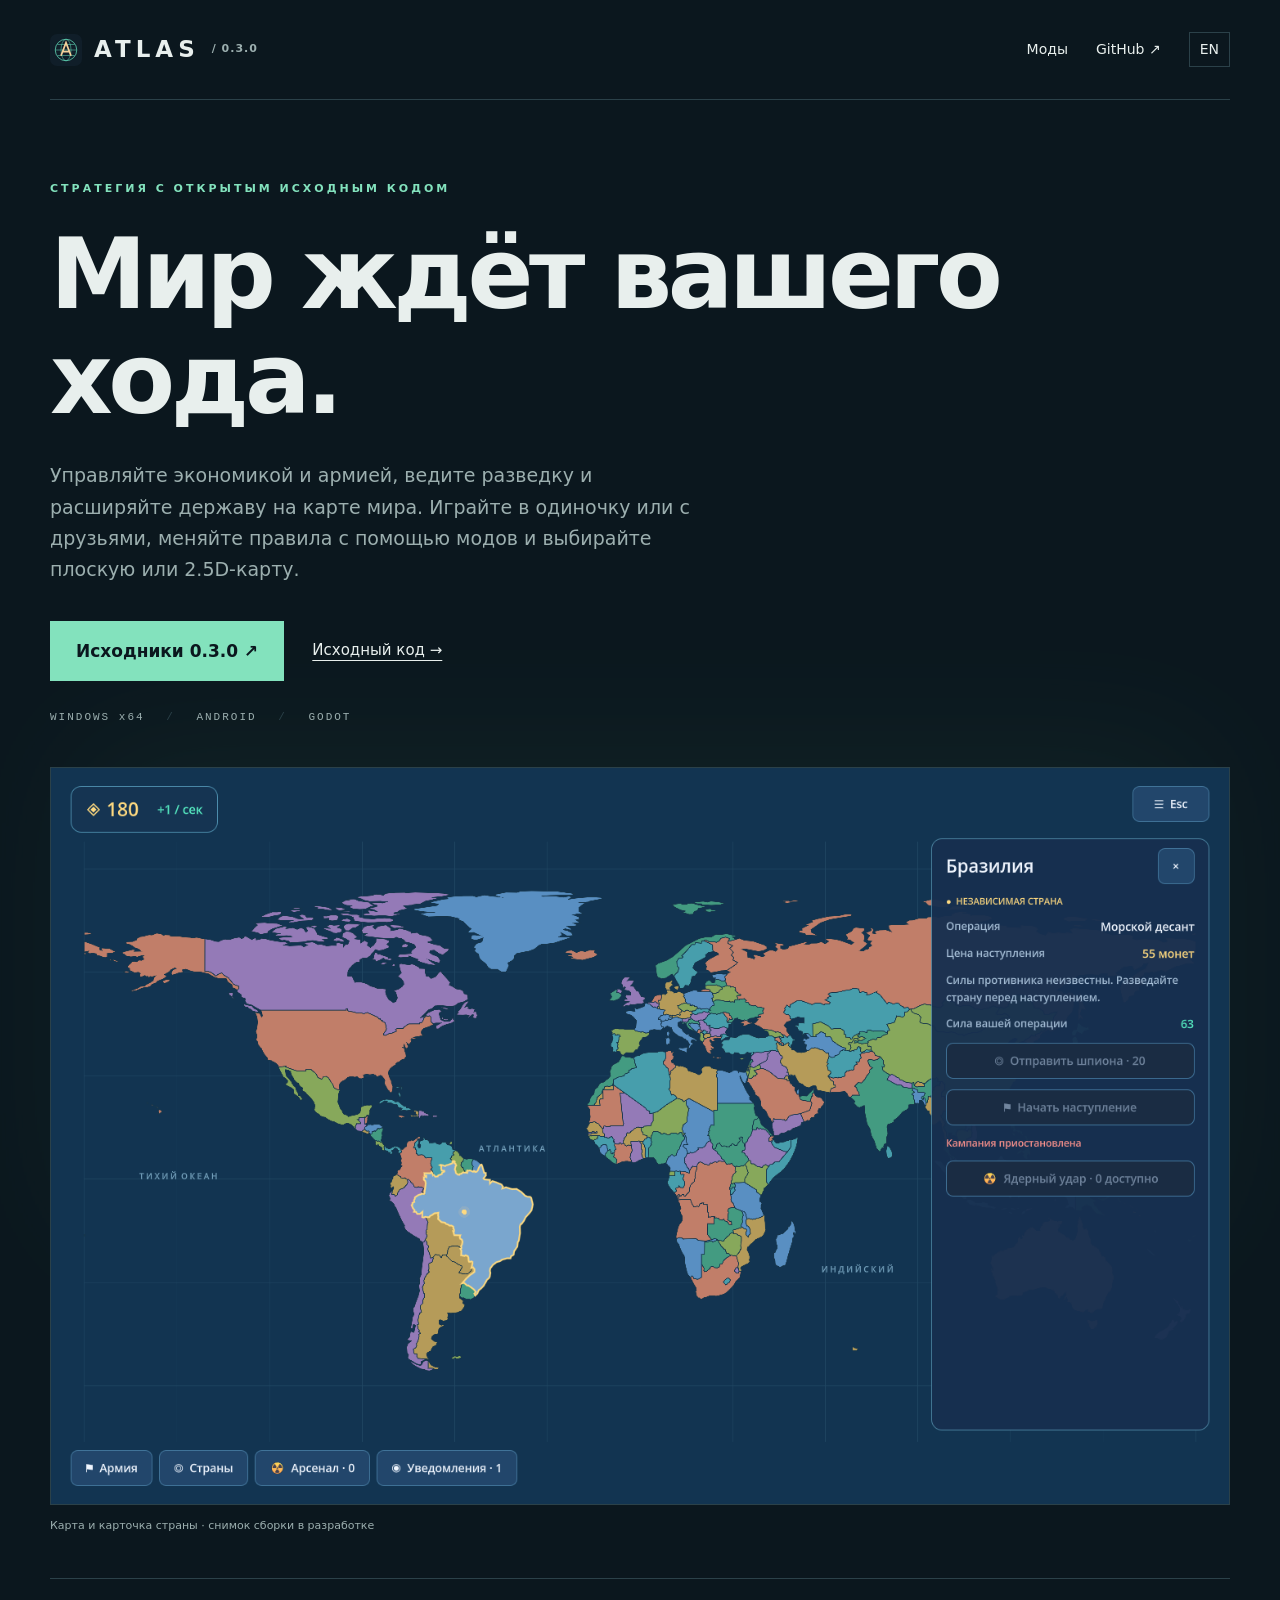
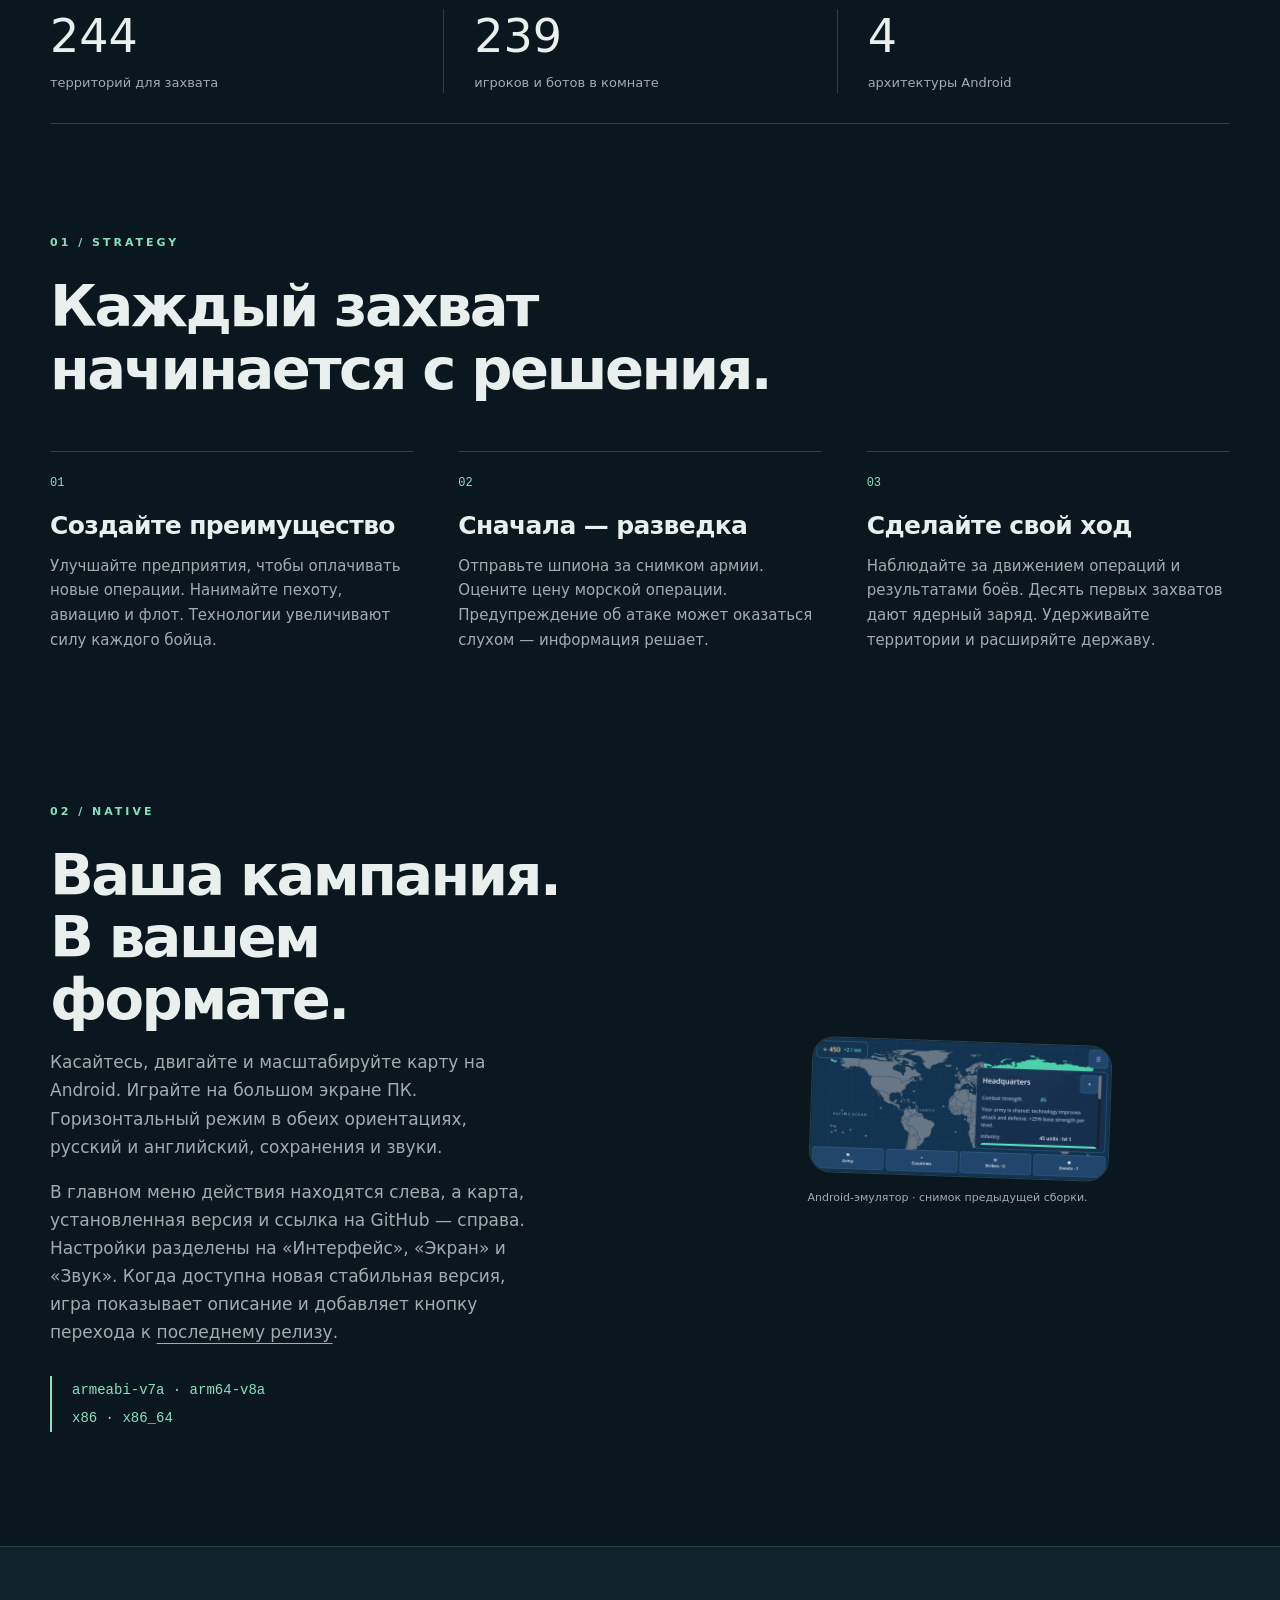
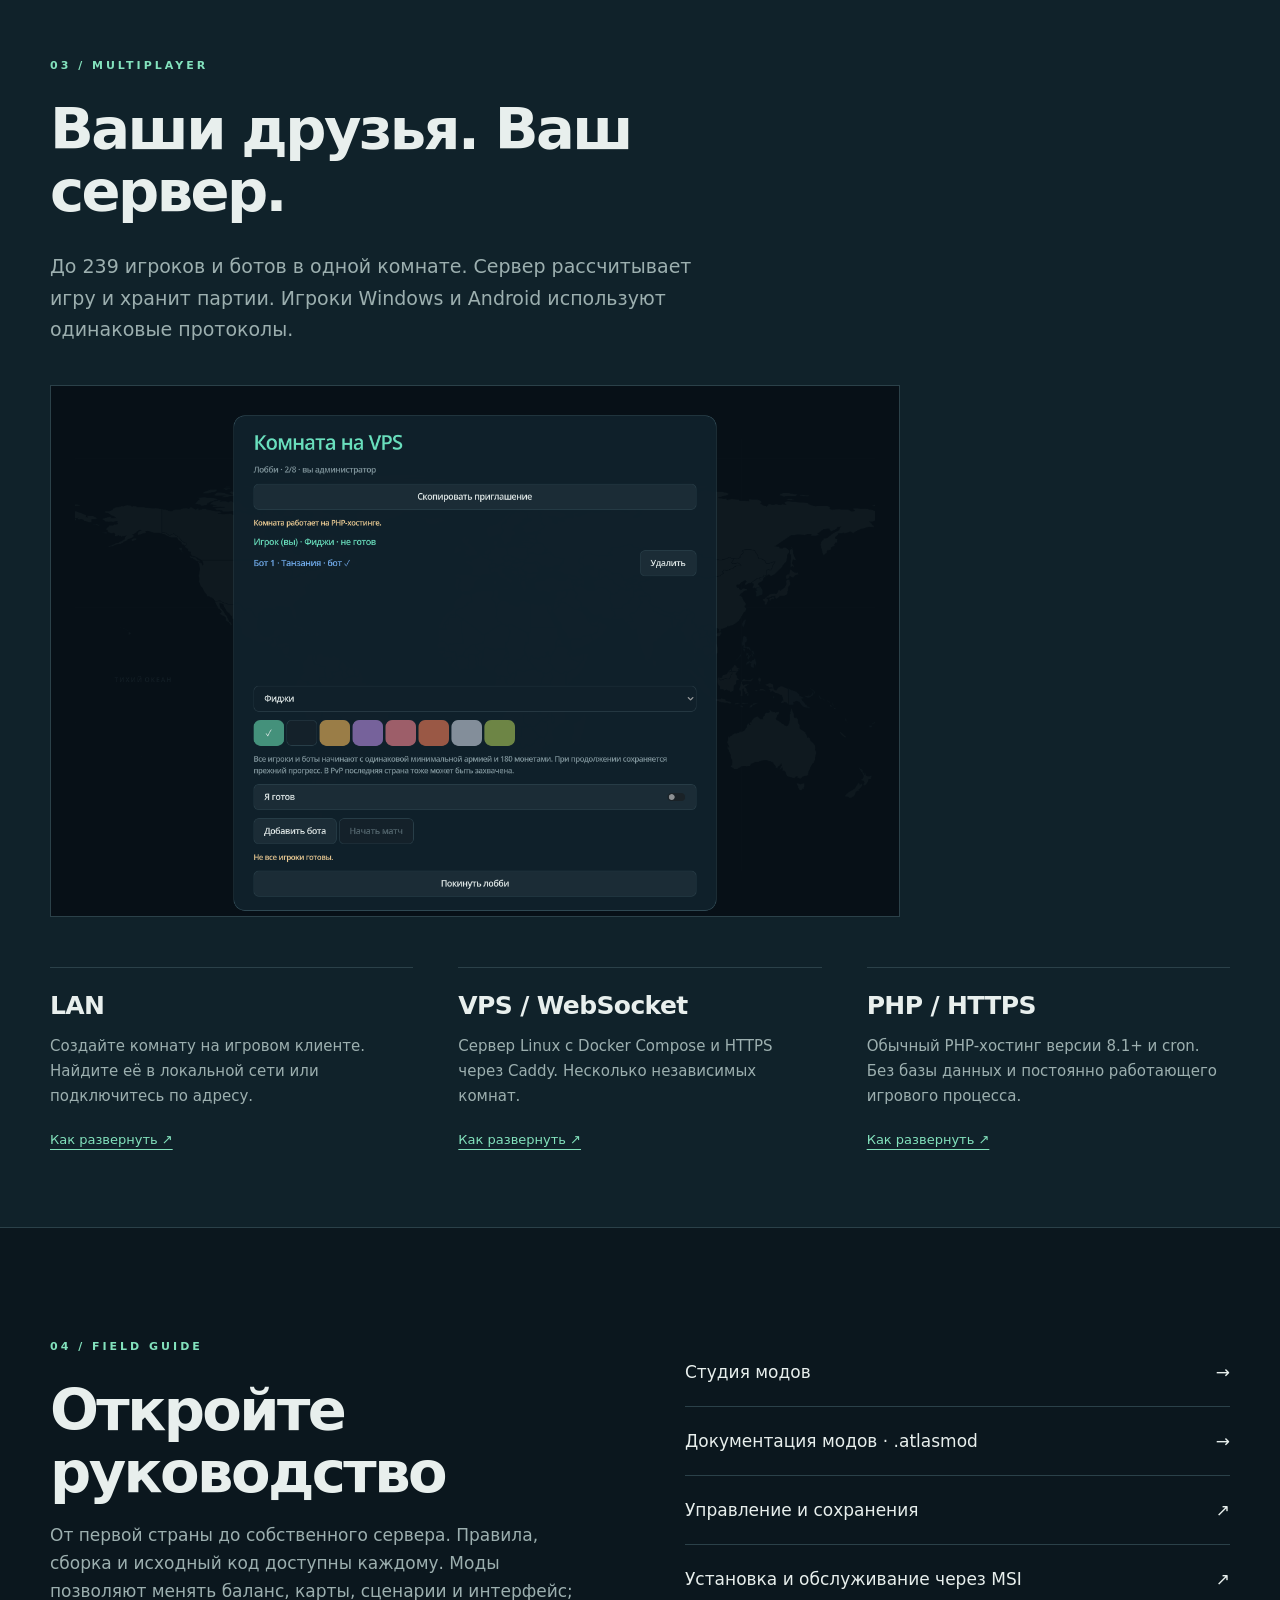
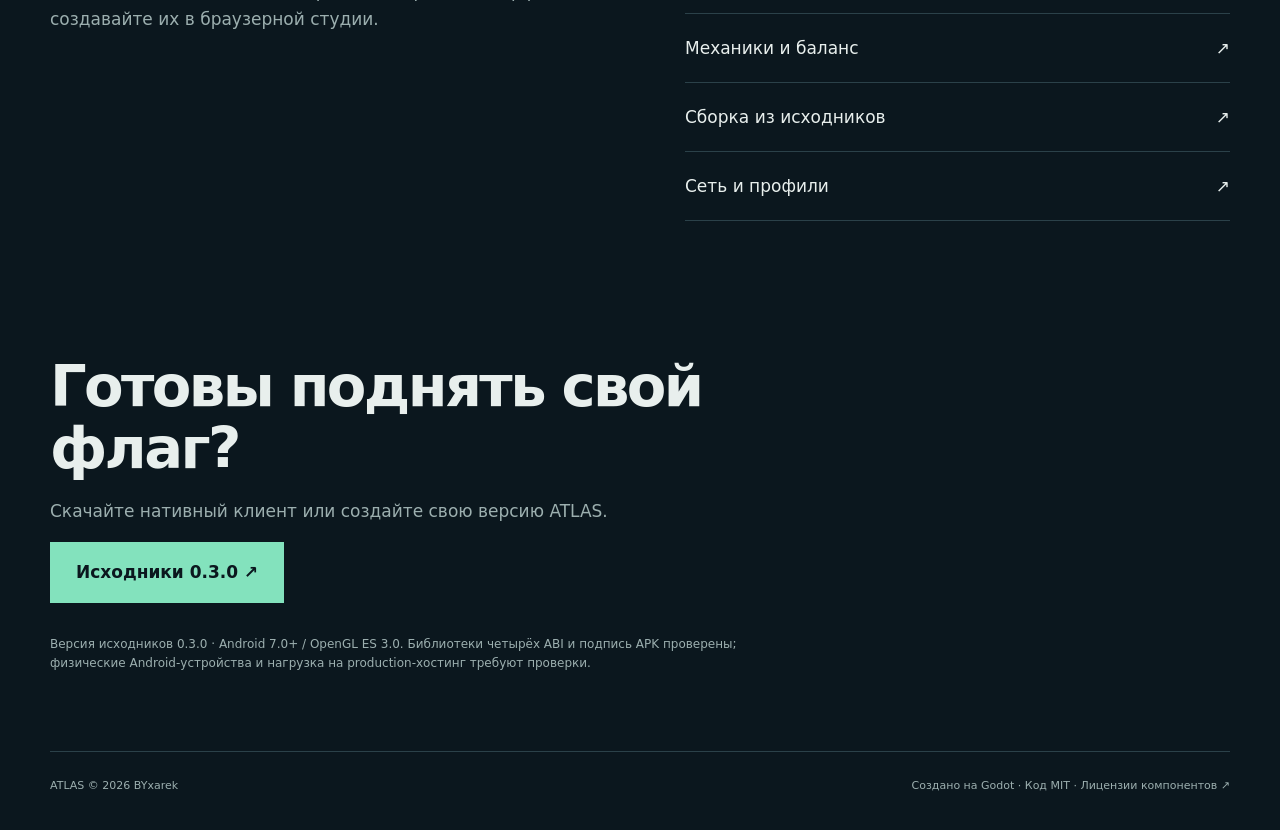
<file: website/ru.html>
<!doctype html>
<html lang="ru"><head><meta charset="utf-8"><meta name="viewport" content="width=device-width,initial-scale=1"><title>ATLAS — Мировое господство</title><meta name="description" content="Управляйте экономикой и армией, ведите разведку и расширяйте державу на карте мира. Играйте в одиночку или с друзьями, меняйте правила с помощью модов и выбирайте плоскую или 2.5D-карту."><meta name="theme-color" content="#0b171e"><link rel="icon" href="assets/icon.svg"><link rel="stylesheet" href="style.css"><link rel="alternate" hreflang="en" href="index.html"></head>
<body><header class="wrap"><a class="brand" href="ru.html"><img src="assets/icon.svg" width="32" height="32" alt="">ATLAS<span> / 0.3.0</span></a><nav aria-label="Навигация"><a class="mod-guide" href="mods.ru.html">Моды</a><a href="https://github.com/BYxarek/atlas">GitHub ↗</a><a class="language" href="index.html" lang="en">EN</a></nav></header>
<main><section class="hero wrap"><p class="eyebrow">СТРАТЕГИЯ С ОТКРЫТЫМ ИСХОДНЫМ КОДОМ</p><h1>Мир ждёт вашего хода.</h1><p class="intro">Управляйте экономикой и армией, ведите разведку и расширяйте державу на карте мира. Играйте в одиночку или с друзьями, меняйте правила с помощью модов и выбирайте плоскую или 2.5D-карту.</p><div class="actions"><a class="button" href="https://github.com/BYxarek/atlas/tree/main">Исходники 0.3.0 ↗</a><a class="secondary" href="https://github.com/BYxarek/atlas">Исходный код →</a></div><div class="platforms">WINDOWS x64 <span> / </span> ANDROID <span> / </span> GODOT</div><figure class="world"><img src="assets/world.png" width="1440" height="900" alt="Карта кампании ATLAS с выбранной Бразилией и карточкой операции"><figcaption>Карта и карточка страны · снимок сборки в разработке</figcaption></figure><div class="stats"><div><strong>244</strong><span>территорий для захвата</span></div><div><strong>239</strong><span>игроков и ботов в комнате</span></div><div><strong>4</strong><span>архитектуры Android</span></div></div></section>
<section class="wrap section"><p class="eyebrow">01 / STRATEGY</p><h2>Каждый захват начинается с решения.</h2><div class="columns"><article><span class="number">01</span><h3>Создайте преимущество</h3><p>Улучшайте предприятия, чтобы оплачивать новые операции. Нанимайте пехоту, авиацию и флот. Технологии увеличивают силу каждого бойца.</p></article><article><span class="number">02</span><h3>Сначала — разведка</h3><p>Отправьте шпиона за снимком армии. Оцените цену морской операции. Предупреждение об атаке может оказаться слухом — информация решает.</p></article><article><span class="number">03</span><h3>Сделайте свой ход</h3><p>Наблюдайте за движением операций и результатами боёв. Десять первых захватов дают ядерный заряд. Удерживайте территории и расширяйте державу.</p></article></div></section>
<section class="wrap section mobile"><div><p class="eyebrow">02 / NATIVE</p><h2>Ваша кампания. В вашем формате.</h2><p>Касайтесь, двигайте и масштабируйте карту на Android. Играйте на большом экране ПК. Горизонтальный режим в обеих ориентациях, русский и английский, сохранения и звуки.</p><p>В главном меню действия находятся слева, а карта, установленная версия и ссылка на GitHub — справа. Настройки разделены на «Интерфейс», «Экран» и «Звук». Когда доступна новая стабильная версия, игра показывает описание и добавляет кнопку перехода к <a href="https://github.com/BYxarek/atlas/releases/latest">последнему релизу</a>.</p><p class="abi">armeabi-v7a · arm64-v8a<br>x86 · x86_64</p></div><figure><img loading="lazy" src="assets/mobile.png" alt="Интерфейс Android с картой и панелью армии"><figcaption>Android-эмулятор · снимок предыдущей сборки.</figcaption></figure></section>
<section class="section online"><div class="wrap"><p class="eyebrow">03 / MULTIPLAYER</p><h2>Ваши друзья. Ваш сервер.</h2><p class="intro">До 239 игроков и ботов в одной комнате. Сервер рассчитывает игру и хранит партии. Игроки Windows и Android используют одинаковые протоколы.</p><figure><img loading="lazy" src="assets/lobby.png" alt="Сетевое лобби с выбором страны, игроками и ботами"></figure><div class="columns"><article><h3>LAN</h3><p>Создайте комнату на игровом клиенте. Найдите её в локальной сети или подключитесь по адресу.</p><a href="https://github.com/BYxarek/atlas/blob/main/README.ru.md#сетевая-игра-pvp-и-боты">Как развернуть ↗</a></article><article><h3>VPS / WebSocket</h3><p>Сервер Linux с Docker Compose и HTTPS через Caddy. Несколько независимых комнат.</p><a href="https://github.com/BYxarek/atlas/blob/main/server/README.md">Как развернуть ↗</a></article><article><h3>PHP / HTTPS</h3><p>Обычный PHP-хостинг версии 8.1+ и cron. Без базы данных и постоянно работающего игрового процесса.</p><a href="https://github.com/BYxarek/atlas/blob/main/hosting/README.md">Как развернуть ↗</a></article></div></div></section>
<section class="wrap section docs" id="guide"><div><p class="eyebrow">04 / FIELD GUIDE</p><h2>Откройте руководство</h2><p>От первой страны до собственного сервера. Правила, сборка и исходный код доступны каждому. Моды позволяют менять баланс, карты, сценарии и интерфейс; создавайте их в браузерной студии.</p></div><div class="doclinks"><a href="mod-studio.ru.html"><span>Студия модов</span><span aria-hidden="true">→</span></a><a href="mods.ru.html"><span>Документация модов · .atlasmod</span><span aria-hidden="true">→</span></a><a href="https://github.com/BYxarek/atlas/blob/main/README.ru.md#сохранения"><span>Управление и сохранения</span><span aria-hidden="true">↗</span></a><a href="https://github.com/BYxarek/atlas/blob/main/docs/BUILDING.md#windows-msi-installer"><span>Установка и обслуживание через MSI</span><span aria-hidden="true">↗</span></a><a href="https://github.com/BYxarek/atlas/blob/main/docs/MECHANICS.ru.md"><span>Механики и баланс</span><span aria-hidden="true">↗</span></a><a href="https://github.com/BYxarek/atlas/blob/main/README.ru.md#сборка-из-исходников"><span>Сборка из исходников</span><span aria-hidden="true">↗</span></a><a href="https://github.com/BYxarek/atlas/blob/main/README.ru.md#сетевая-игра-pvp-и-боты"><span>Сеть и профили</span><span aria-hidden="true">↗</span></a></div></section><section class="wrap section closing"><h2>Готовы поднять свой флаг?</h2><p>Скачайте нативный клиент или создайте свою версию ATLAS.</p><a class="button" href="https://github.com/BYxarek/atlas/tree/main">Исходники 0.3.0 ↗</a><p class="limits">Версия исходников 0.3.0 · Android 7.0+ / OpenGL ES 3.0. Библиотеки четырёх ABI и подпись APK проверены; физические Android-устройства и нагрузка на production-хостинг требуют проверки.</p></section></main><footer class="wrap"><span>ATLAS © 2026 BYxarek</span><a href="https://github.com/BYxarek/atlas/blob/main/LICENSES.md">Создано на Godot · Код MIT · Лицензии компонентов ↗</a></footer></body></html>
</file>
<file: website/style.css>
:root{color-scheme:dark;--bg:#0b171e;--ink:#e8efed;--muted:#9cafaF;--mint:#83e2bd;--line:#2b4149}*{box-sizing:border-box}html{scroll-behavior:smooth;scroll-padding-top:30px}body{margin:0;background:var(--bg);color:var(--ink);font:17px/1.65 system-ui,-apple-system,"Segoe UI",sans-serif}a{color:inherit;text-underline-offset:5px}a:hover{color:var(--mint)}a:focus-visible{outline:3px solid var(--mint);outline-offset:6px}img{display:block;max-width:100%;height:auto}.wrap{width:min(1180px,calc(100% - 64px));margin:auto}header{display:flex;justify-content:space-between;align-items:center;min-height:100px;border-bottom:1px solid var(--line)}.brand{display:flex;align-items:center;gap:12px;letter-spacing:5px;font-weight:800;text-decoration:none;font-size:23px}.brand span{font-size:11px;color:var(--muted);letter-spacing:1px}nav{display:flex;gap:28px;align-items:center;font-size:14px}nav a{text-decoration:none}.language{border:1px solid var(--line);padding:5px 10px}.hero{padding-top:80px}.eyebrow{color:var(--mint);font-size:11px;letter-spacing:3px;font-weight:700;margin:0 0 24px}h1,h2,h3{line-height:1.08;letter-spacing:-.045em;font-weight:650;margin:0}h1{font-size:clamp(52px,7.6vw,100px);max-width:950px}h2{font-size:clamp(34px,4.5vw,58px);max-width:800px}h3{font-size:25px;letter-spacing:-.025em}p{color:var(--muted)}.intro{font-size:19px;max-width:660px;margin:28px 0}.actions{display:flex;align-items:center;gap:28px;margin-top:35px}.button{display:inline-flex;gap:30px;padding:15px 25px;background:var(--mint);color:#0b171e;font-weight:750;text-decoration:none;border:1px solid var(--mint)}.button:hover{background:#b1f5d9;color:#0b171e}.secondary{font-size:15px}.platforms{font:11px/1.5 ui-monospace,monospace;letter-spacing:2px;color:var(--muted);margin:28px 0 42px}.platforms span{margin:0 13px;color:var(--line)}figure{margin:0}figure img{width:100%;border:1px solid var(--line)}figcaption{font-size:11px;color:var(--muted);margin:12px 0 0}.world{position:relative}.world:before{content:"";position:absolute;inset:-22px 30px 40%;background:#38765b;opacity:.12;filter:blur(70px);z-index:-1}.stats{display:grid;grid-template-columns:repeat(3,1fr);margin-top:42px;padding:30px 0;border-block:1px solid var(--line)}.stats div{display:flex;flex-direction:column;padding-left:30px;border-left:1px solid var(--line)}.stats div:first-child{padding-left:0;border:0}.stats strong{font-size:46px;line-height:1.2;font-weight:500}.stats span{font-size:13px;color:var(--muted);margin-top:8px}.section{padding-top:110px;padding-bottom:25px}.columns{display:grid;grid-template-columns:repeat(3,1fr);gap:45px;margin-top:50px}.columns article{border-top:1px solid var(--line);padding-top:24px}.columns p{font-size:15px}.number{display:block;color:var(--mint);font:12px ui-monospace,monospace;margin-bottom:22px}.mobile{display:grid;grid-template-columns:1fr 1fr;gap:100px;align-items:center;padding-bottom:100px}.mobile p{max-width:480px}.mobile figure{max-width:300px;justify-self:center;transform:rotate(2deg)}.mobile figure img{border-radius:22px}.mobile figcaption{transform:rotate(-2deg)}.abi{color:var(--mint);font:14px/2 ui-monospace,monospace;border-left:2px solid var(--mint);padding-left:20px;margin-top:30px}.online{background:#10222a;padding-bottom:75px;border-block:1px solid var(--line)}.online figure{max-width:850px;margin-top:40px}.online .columns a{font-size:13px;color:var(--mint)}.docs{display:grid;grid-template-columns:1fr 1fr;gap:90px}.doclinks a{display:flex;justify-content:space-between;text-decoration:none;border-bottom:1px solid var(--line);padding:20px 0}.closing{padding-bottom:65px}.closing .limits{max-width:750px;font-size:12px;margin-top:32px}footer{border-top:1px solid var(--line);padding:25px 0 35px;display:flex;justify-content:space-between;gap:20px;color:var(--muted);font-size:11px}footer a{text-decoration:none}@media(max-width:700px){.wrap{width:calc(100% - 36px)}header{min-height:80px}.brand{font-size:18px;gap:7px;letter-spacing:3px}.brand span{display:none}nav{gap:15px;font-size:12px}nav a:first-child{display:none}.hero{padding-top:50px}h1{font-size:52px}.intro{font-size:17px}.eyebrow{font-size:9px;letter-spacing:2px}.actions{gap:20px;align-items:flex-start;flex-direction:column}.platforms{font-size:9px;letter-spacing:1px}.platforms span{margin:0 7px}.stats{gap:12px}.stats div{padding-left:12px}.stats strong{font-size:36px}.stats span{font-size:11px}.section{padding-top:65px}.columns{grid-template-columns:1fr;gap:25px;margin-top:32px}.mobile{grid-template-columns:1fr;gap:30px;padding-bottom:60px}.mobile figure{max-width:270px}.docs{grid-template-columns:1fr;gap:15px}.online{padding-bottom:45px}footer{flex-direction:column;gap:8px}}@media(prefers-reduced-motion:reduce){html{scroll-behavior:auto}}

@media(max-width:700px){nav a.mod-guide:first-child{display:block}}
</file>
<file: website/mod-docs.css>
.documentation header{min-height:84px}.documentation .docs-layout{display:grid;grid-template-columns:235px minmax(0,1fr);gap:48px;padding-top:52px;padding-bottom:70px}.documentation .toc{position:sticky;top:20px;align-self:start;max-height:calc(100vh - 40px);overflow:auto;padding-right:12px}.toc summary{color:var(--mint);font-weight:700;cursor:pointer;font-size:14px}.toc nav{display:flex;flex-direction:column;align-items:stretch;gap:0;margin-top:14px}.toc nav a{padding:7px 0;font-size:13px;line-height:1.45;color:var(--muted)}.toc nav a:hover{color:var(--mint)}.doc-content{min-width:0;overflow-wrap:anywhere}.doc-content h1{font-size:clamp(38px,5vw,68px);max-width:800px}.doc-content .intro{max-width:none;font-size:18px}.doc-content .notice{border-left:3px solid #e6c77b;background:#1f2828;padding:16px 20px;color:#e5d6b0;font-size:14px}.doc-badges{display:flex;flex-wrap:wrap;gap:9px;margin:25px 0}.doc-badges span{border:1px solid var(--line);padding:4px 10px;color:var(--mint);font:12px/1.5 ui-monospace,monospace}.doc-section{margin-top:58px;scroll-margin-top:24px}.doc-section h2{font-size:30px;line-height:1.2;border-top:1px solid var(--line);padding-top:25px}.doc-section h3{font-size:22px;line-height:1.3;margin-top:28px}.doc-section p,.doc-section li{font-size:16px}.doc-section li{color:var(--muted);margin:12px 0}.doc-section strong{color:var(--ink)}.doc-section a{color:var(--mint)}code{font:13px/1.65 ui-monospace,SFMono-Regular,Consolas,monospace}p code,li code,td code,th code{color:#bae8d4;background:#142730;padding:2px 4px;border-radius:3px}pre{position:relative;background:#081116;border:1px solid var(--line);padding:20px;overflow:auto;max-width:100%;white-space:pre;tab-size:2}pre code{color:#dcebe4;overflow-wrap:normal}.copy-code{display:block;margin-left:auto;margin-bottom:10px;background:#16362e;color:var(--mint);border:1px solid #416355;border-radius:4px;padding:6px 12px;font:12px system-ui;cursor:pointer}.copy-code:focus-visible,input:focus-visible{outline:3px solid var(--mint);outline-offset:3px}.table-scroll{overflow-x:auto;border:1px solid var(--line);margin:22px 0;max-width:100%}.table-scroll:focus-visible{outline:2px solid var(--mint);outline-offset:3px}table{border-collapse:collapse;width:100%;text-align:left;font-size:14px}th,td{padding:13px 14px;border-bottom:1px solid var(--line);vertical-align:top;line-height:1.55}thead{background:#142831}thead th{font-weight:650;color:var(--ink)}tbody tr:last-child>*{border-bottom:0}tbody td{color:var(--muted)}.parameter-table{min-width:720px}.parameter-table th code{white-space:nowrap}.parameter-table td:nth-child(2){white-space:nowrap}.parameter-table tr:target{background:#183a31;outline:2px solid var(--mint);outline-offset:-2px}.parameter-search{margin-top:25px}.parameter-search[hidden]{display:none}.parameter-search label{display:block;margin-bottom:8px;color:var(--ink);font-size:14px}.parameter-search input{width:100%;font:16px system-ui;color:var(--ink);background:#10222a;border:1px solid #537079;border-radius:5px;padding:13px 15px}.parameter-search p{font-size:13px;min-height:22px}.doc-end{margin-top:50px}.skip-link{position:fixed;left:12px;top:-100px;background:var(--mint);color:#0b171e;padding:10px 16px;z-index:10}.skip-link:focus{top:10px}.documentation [hidden]{display:none!important}@media(max-width:950px){.documentation .docs-layout{grid-template-columns:190px minmax(0,1fr);gap:28px}.doc-section h2{font-size:27px}}@media(max-width:700px){.documentation .docs-layout{grid-template-columns:1fr;gap:25px;padding-top:28px}.documentation .toc{position:static;max-height:none;padding:15px 18px;border:1px solid var(--line)}.toc nav{display:grid;grid-template-columns:1fr 1fr;gap:3px 18px}.documentation .toc nav a:first-child{display:block}.documentation header nav a:first-child{display:block}.documentation header nav{gap:12px}.doc-section{margin-top:42px}.doc-section h2{font-size:25px}.doc-content h1{font-size:42px}.doc-content .intro{font-size:17px}th,td{padding:10px;font-size:13px}pre{padding:13px}pre code{font-size:12px}.table-scroll{scroll-margin-top:15px}}@media(max-width:390px){.toc nav{grid-template-columns:1fr}.doc-content h1{font-size:36px}}@media print{.toc,.copy-code,.parameter-search,.documentation header nav{display:none}.documentation .docs-layout{display:block}.documentation{background:white;color:black}.doc-section p,.doc-section li,td{color:#222}.doc-section{break-inside:auto}pre{white-space:pre-wrap;background:#eee}pre code{color:black}.table-scroll{overflow:visible}.parameter-table{min-width:0}.doc-section a{color:black}.doc-content .notice{background:white;color:black}}
</file>
<file: website/mod-studio.css>
.studio-grid{display:grid;grid-template-columns:1fr 1fr;gap:2rem}.studio-grid section{min-width:0}.studio-grid label{display:block;margin:.6rem 0}.studio-grid input,.studio-grid select,.studio-grid textarea{max-width:100%;box-sizing:border-box;background:#13252d;color:#e8f0ed;border:1px solid #56737c;padding:.6rem;border-radius:6px}.studio-grid textarea{width:100%;font:14px/1.5 monospace}.toolbar{display:flex;gap:.6rem;align-items:center;flex-wrap:wrap}button{cursor:pointer;min-height:44px;padding:.6rem;background:#99debd;color:#13252d;border:0;border-radius:6px;margin:.25rem}button:focus-visible,input:focus-visible,select:focus-visible,textarea:focus-visible{outline:3px solid #ffd67c;outline-offset:2px}#balance-fields{max-height:32rem;overflow:auto}#balance-fields label{display:grid;grid-template-columns:1fr 1fr;gap:.5rem;align-items:center}#scenario-map{display:block;width:100%;background:#142e40;margin:1rem 0;max-height:350px}#scenario-map path{fill:#47716d;stroke:#b8d1c1;stroke-width:.18;cursor:pointer}#scenario-map path.selected{fill:#e7c87a}#status{padding:.8rem;background:#183c32;position:sticky;top:0;z-index:2}#status.error{background:#723f3f}#preview{white-space:pre-wrap;overflow-wrap:anywhere}@media(max-width:850px){.studio-grid{grid-template-columns:1fr}.toolbar{align-items:stretch}#balance-fields{max-height:25rem}}

.workbench-section{margin:1.4rem 0;padding:1rem;border:1px solid #45616b;border-radius:10px;min-width:0}.workbench-section label,.entry-form label{display:block;margin:.6rem 0}.workbench-section input,.workbench-section select,.workbench-section textarea,.entry-form input,.entry-form select,.entry-form textarea{box-sizing:border-box;max-width:100%;background:#13252d;color:#e8f0ed;border:1px solid #56737c;padding:.6rem;border-radius:6px;min-height:44px}.workbench-section select[multiple],.entry-form select[multiple]{display:block;min-height:100px;width:100%}.workbench-section input[type=checkbox],.entry-form input[type=checkbox]{min-height:24px;width:24px;vertical-align:middle}.workbench-section pre{white-space:pre-wrap;overflow-wrap:anywhere;max-height:32rem;overflow:auto}.workbench-section .error{background:#773e44;color:#fff;text-align:left}.workbench-section .warning{background:#f0cf7b;text-align:left}.action-block{padding:.8rem;border:1px solid #67877f;margin:.5rem 0}.preview-cards{display:grid;grid-template-columns:repeat(auto-fit,minmax(200px,1fr));gap:1rem;padding:1rem}.preview-cards article{border:2px solid;padding:1rem;border-radius:8px}.workbench-section audio{max-width:100%}#scenario-map circle{cursor:grab;touch-action:none}fieldset{min-width:0;border:1px solid #56737c;margin:.7rem 0}legend{padding:.4rem}

.workbench-nav{display:flex;flex-wrap:wrap;gap:.4rem;margin:1rem 0}.workbench-nav a{padding:.6rem;background:#19352f;border-radius:6px;min-height:44px;box-sizing:border-box}.workbench-section{scroll-margin-top:6rem}
</file>
